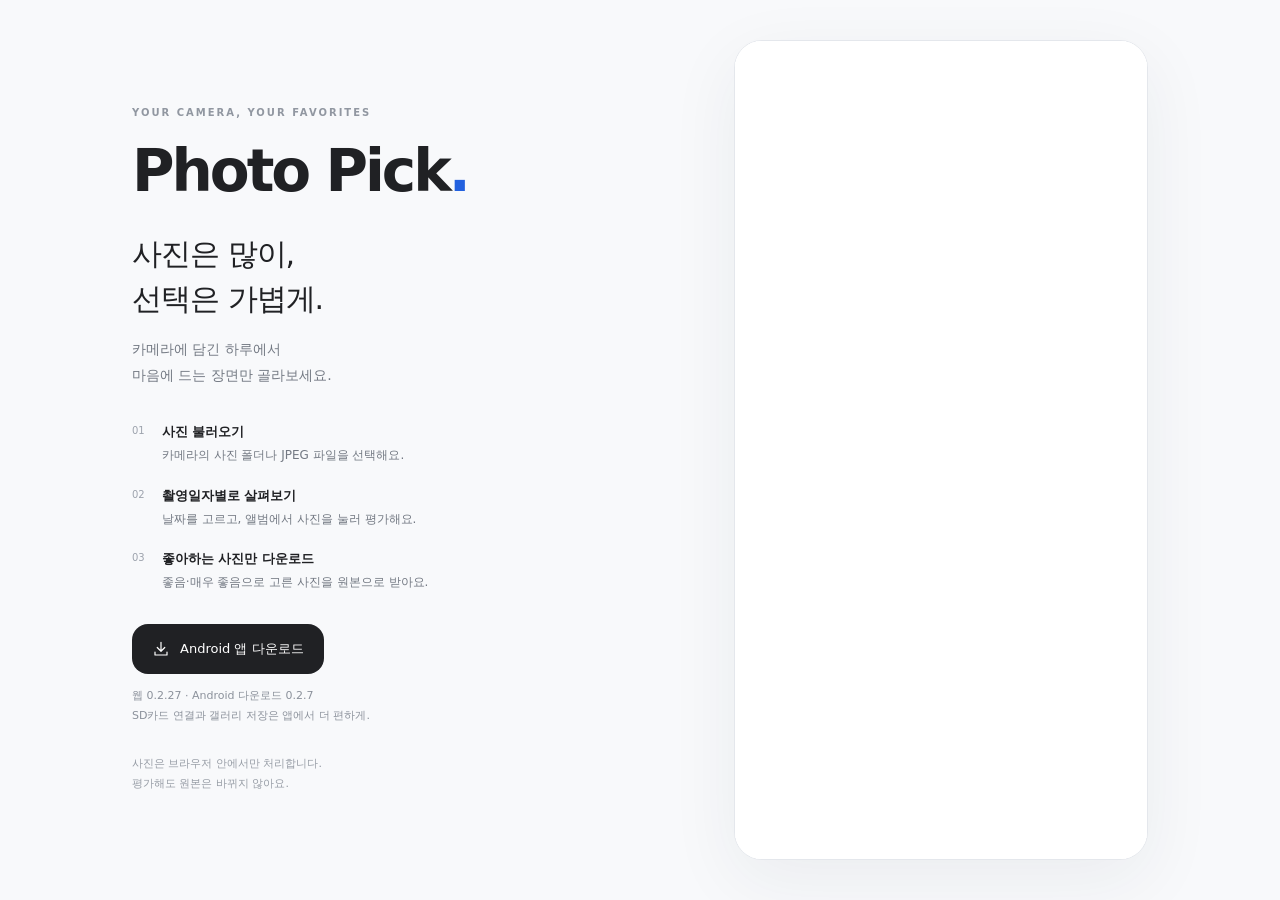
<file: index.html>
<!doctype html>
<html lang="ko">
<head>
<meta charset="utf-8"><meta name="viewport" content="width=device-width,initial-scale=1,viewport-fit=cover"><meta name="theme-color" content="#ffffff">
<meta name="description" content="촬영일자별로 사진을 모아 보고, 좋아하는 장면만 골라 원본으로 다운로드하세요. Photo Pick 모바일 웹앱과 Android 앱.">
<title>Photo Pick — 사진은 많이, 선택은 가볍게.</title>
<link rel="stylesheet" href="assets/web-shell.css?v=web-0.2.27-d21">
</head>
<body>
<main class="web-workspace">
<section class="product-intro" aria-labelledby="product-name">
<p class="product-eyebrow">YOUR CAMERA, YOUR FAVORITES</p>
<h1 id="product-name">Photo Pick<span class="brand-dot" aria-hidden="true">.</span></h1>
<p class="product-tagline">사진은 많이,<br>선택은 가볍게.</p>
<p class="product-description">카메라에 담긴 하루에서<br>마음에 드는 장면만 골라보세요.</p>
<ol class="product-steps">
<li><span>01</span><div><b>사진 불러오기</b><p>카메라의 사진 폴더나 JPEG 파일을 선택해요.</p></div></li>
<li><span>02</span><div><b>촬영일자별로 살펴보기</b><p>날짜를 고르고, 앨범에서 사진을 눌러 평가해요.</p></div></li>
<li><span>03</span><div><b>좋아하는 사진만 다운로드</b><p>좋음·매우 좋음으로 고른 사진을 원본으로 받아요.</p></div></li>
</ol>
<a class="apk-download" href="https://github.com/racheu107/photo-pick/releases/download/android-v0.2.7-preview/PhotoPick-0.2.7-debug.apk" target="_blank" rel="noopener"><svg viewBox="0 0 24 24" aria-hidden="true"><path d="M12 3v12m-5-5 5 5 5-5M4 16v4h16v-4"/></svg>Android 앱 다운로드</a>
<p class="product-footnote">웹 0.2.27 · Android 다운로드 0.2.7<br>SD카드 연결과 갤러리 저장은 앱에서 더 편하게.</p>
<p class="product-privacy">사진은 브라우저 안에서만 처리합니다.<br>평가해도 원본은 바뀌지 않아요.</p>
</section>
<section class="app-preview" aria-label="Photo Pick 모바일 웹앱"><iframe id="photo-pick-app" src="app/index.html?v=web-0.2.27-d21" title="Photo Pick 모바일 웹앱" loading="eager"></iframe></section>
</main>
<script src="assets/web-shell.js?v=web-0.2.27-d21"></script>
</body>
</html>
</file>
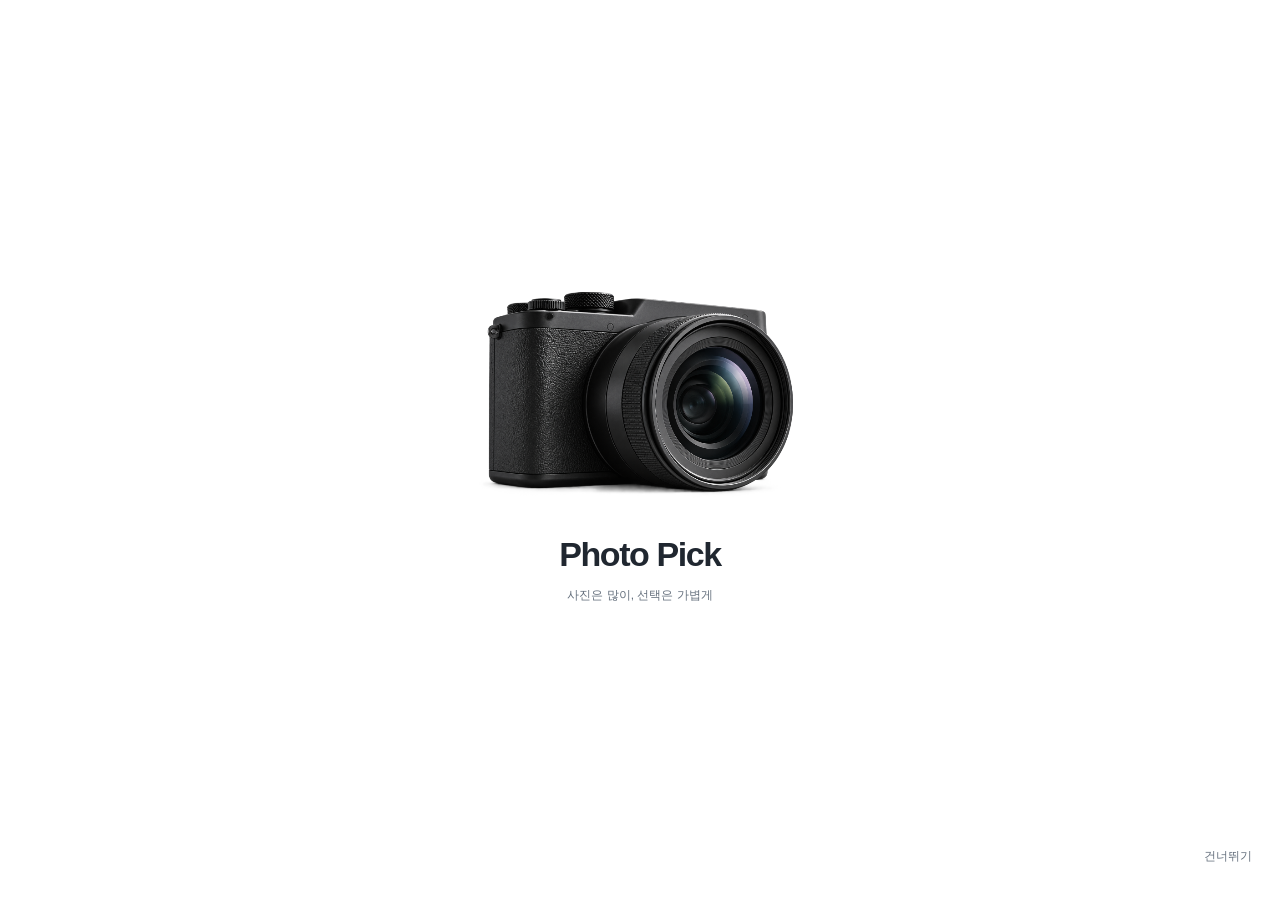
<file: app/index.html>
<!doctype html>
<html lang="ko">
<head>
<meta charset="utf-8"><meta name="viewport" content="width=device-width,initial-scale=1,viewport-fit=cover"><base href="../">
<title>Photo Pick · 웹앱</title>
<style>
:root{--blue:#2461e8;--ink:#17253d;--muted:#8490a2;--line:#e8edf5;--wash:#f3f7ff}*{box-sizing:border-box}body{margin:0;background:#f4f6fa;color:var(--ink);font-family:Inter,"Pretendard","Noto Sans KR","Segoe UI",sans-serif}button{font:inherit;cursor:pointer;touch-action:manipulation}button:disabled{opacity:.42;cursor:default}.workspace{max-width:1100px;margin:48px auto;display:grid;grid-template-columns:1fr 410px;gap:72px;padding:0 32px}.eyebrow{font-size:11px;color:var(--blue);letter-spacing:2px;font-weight:700}.intro{padding-top:44px}h1{font-size:42px;letter-spacing:-2px;font-weight:600;line-height:1.35;margin:18px 0}p{line-height:1.8;color:#69768b;font-size:14px}.tabs{display:flex;gap:7px;margin:28px 0 24px}.tabs button{border:1px solid var(--line);background:white;border-radius:24px;padding:11px 18px;color:#69768b;font-size:13px}.tabs button.active{background:var(--ink);border-color:var(--ink);color:white}.concept{max-width:450px;min-height:130px}.concept h2{font-size:20px;font-weight:600;margin:0 0 8px}.flow{display:flex;gap:12px;align-items:center;margin-top:30px;font-size:12px;color:#8390a4}.flow b{color:var(--ink);font-weight:500}.steps{margin-top:36px;border-top:1px solid var(--line);padding-top:20px}.steps p{font-size:12px;margin:7px 0}.phone{width:390px;min-height:790px;background:white;border:1px solid #dfe5ef;border-radius:38px;box-shadow:0 22px 70px #293e6712;overflow:hidden;position:relative;padding:0 20px 18px}.status{height:39px;display:flex;justify-content:space-between;align-items:center;padding:0 8px;font-size:11px;font-weight:600}.status span:last-child{font-size:10px;letter-spacing:2px}.header{display:flex;justify-content:space-between;align-items:center;padding:14px 1px 18px}.wordmark{font-size:22px;letter-spacing:-1px;font-weight:600}.badge{font-size:10px;border-radius:20px;background:var(--wash);color:var(--blue);padding:7px 10px}.session{display:flex;justify-content:space-between;align-items:center;margin:0 0 13px;font-size:12px}.session span{color:var(--muted);font-size:11px}.progress{height:3px;background:#edf1f7;border-radius:3px;margin-bottom:18px;overflow:hidden}.progress i{display:block;background:var(--blue);height:100%;transition:width .3s}.card{height:455px;border-radius:22px;overflow:hidden;position:relative;background:#202830;user-select:none;touch-action:none}.card img{width:100%;height:100%;object-fit:contain;pointer-events:none}.card:after{content:"";position:absolute;inset:55% 0 0;background:linear-gradient(transparent,#0b142852);pointer-events:none}.photo-meta{position:absolute;top:16px;left:16px;color:white;font-size:10px;padding:6px 9px;border-radius:15px;background:#15273a3b;backdrop-filter:blur(8px)}.overlay{position:absolute;bottom:21px;left:0;right:0;z-index:2;display:flex;justify-content:center;gap:16px}.action{width:58px;height:58px;border:1px solid #ffffffa3;border-radius:50%;background:#ffffffee;color:#40536a;box-shadow:0 4px 18px #05111d16;display:flex;justify-content:center;align-items:center;font-size:25px}.action.primary{background:var(--blue);border-color:var(--blue);color:white;width:66px;height:66px;margin-top:-4px}.action svg{width:23px;height:23px;fill:none;stroke:currentColor;stroke-width:1.8;stroke-linecap:round;stroke-linejoin:round}.legend{display:flex;justify-content:center;gap:28px;font-size:10px;color:var(--muted);margin-top:13px}.toolbar{display:flex;justify-content:space-between;align-items:center;margin:23px 0 14px}.subtle{background:none;border:0;font-size:11px;color:#75849a;padding:7px 0}.counter{font-size:12px;color:var(--blue)}.cta{display:block;width:100%;background:var(--blue);color:white;border:0;border-radius:14px;padding:15px;font-weight:500;font-size:13px}.cta.secondary{background:var(--wash);color:var(--blue);margin-top:10px}.demo-note{font-size:9px;color:#99a3b2;text-align:center;margin:16px 0 0}.filmstrip{display:flex;gap:7px;padding:13px 0 0;overflow-x:auto}.thumb{height:53px;width:44px;flex-shrink:0;object-fit:cover;border-radius:6px;border:2px solid transparent;opacity:.55;cursor:pointer}.thumb.active{border-color:var(--blue);opacity:1}.grid{display:grid;grid-template-columns:repeat(3,1fr);gap:7px;max-height:490px;overflow:auto}.tile{position:relative;height:146px;border:0;border-radius:11px;overflow:hidden;padding:0;background:#bacde1}.tile img{width:100%;height:100%;object-fit:cover}.check{position:absolute;right:8px;top:8px;width:21px;height:21px;border:1.5px solid white;border-radius:50%;background:#23324933;color:white;font-size:12px;display:grid;place-items:center}.tile.selected .check{background:var(--blue);border-color:var(--blue)}.tile.selected{outline:2px solid var(--blue);outline-offset:-2px}.grid-help{font-size:11px;text-align:center;color:var(--muted);margin:12px 0}.screen-title{font-size:26px;font-weight:600;letter-spacing:-1px;margin:25px 0 8px}.screen-copy{font-size:12px;color:var(--muted);margin-bottom:24px}.summary-grid{display:grid;grid-template-columns:repeat(2,1fr);gap:8px;height:346px;overflow:auto;margin-bottom:22px}.summary-grid img{height:164px;width:100%;object-fit:cover;border-radius:12px}.empty{padding:70px 20px;text-align:center;color:#8390a4;background:var(--wash);border-radius:18px;margin-bottom:20px;font-size:13px}.transfer{height:460px;display:flex;flex-direction:column;justify-content:center;align-items:center}.ring{height:105px;width:105px;border-radius:50%;background:var(--wash);display:grid;place-items:center;color:var(--blue);font-size:28px;letter-spacing:-1px}.transfer h3{font-size:20px;font-weight:500}.transfer p{font-size:12px;text-align:center;margin:0}.share-preview{height:340px;position:relative;border-radius:20px;overflow:hidden;margin:25px 0}.share-preview img{width:100%;height:100%;object-fit:cover}.share-preview span{position:absolute;left:15px;bottom:15px;color:white;background:#15273a55;border-radius:15px;padding:7px 10px;font-size:10px}.toast{position:absolute;bottom:99px;left:24px;right:24px;background:#17253ded;border-radius:12px;color:white;padding:13px;text-align:center;font-size:11px;z-index:5}.modal{position:absolute;inset:0;background:#15233ade;z-index:4;padding:68px 20px 0;backdrop-filter:blur(6px)}.modal .card{height:530px}.close{position:absolute;right:25px;top:35px;border:0;background:white;border-radius:50%;width:30px;height:30px;color:var(--ink)}.done-card{display:grid;place-items:center;height:455px;background:var(--wash);border-radius:22px;text-align:center;padding:30px}.done-card h3{font-size:23px;font-weight:500}.done-card p{font-size:12px}.key{display:inline-block;border:1px solid #dce3ee;border-radius:5px;padding:1px 5px;font-size:10px;color:#8490a2}@media(max-width:790px){.workspace{display:flex;flex-direction:column;gap:20px;margin:20px auto;align-items:center;padding:0 15px}.intro{max-width:390px;padding:0}h1{font-size:27px;margin:12px 0}.concept{min-height:auto}.concept h2{font-size:17px}.concept p{font-size:12px}.tabs{margin:16px 0}.flow,.steps{display:none}.phone{width:min(390px,100%);border-radius:30px}.eyebrow{font-size:9px}}@media(prefers-reduced-motion:reduce){*{transition:none!important}}
.action-item{display:flex;flex-direction:column;align-items:center;gap:7px;justify-content:flex-end}.action-item span{color:white;font-size:10px;text-shadow:0 1px 5px #0008}.overlay{gap:20px}.action.good{background:#e9f1ff;color:#2461e8;border-color:#dae6ff}.action.best{background:#2461e8;color:white;border-color:#2461e8}.action.active{outline:2px solid white;outline-offset:4px}.action.primary{width:58px;height:58px;margin:0}.overlay{gap:18px}.grade-badge{position:absolute;top:8px;right:8px;border-radius:20px;padding:4px 7px;background:#fff;color:#516076;font-size:11px}.grade-badge.keep{background:#e5efff;color:#2461e8}.grade-badge.best{background:#2461e8;color:white}.film-item{position:relative;flex-shrink:0}.film-item .grade-badge{top:2px;right:2px;padding:1px 3px;font-size:9px}.summary-counts{display:flex;gap:5px;flex-wrap:wrap;margin-bottom:14px}.summary-counts span{padding:7px;border-radius:9px;background:#f3f6fa;font-size:10px}.filters{display:flex;gap:7px;margin:15px 0}.filters button{flex:1;border:1px solid #e0e7f2;background:white;color:#75849a;border-radius:10px;padding:10px 6px;font-size:11px}.filters button.active{border-color:#2461e8;background:#f3f7ff;color:#2461e8}.summary-grid{height:290px}.summary-grid .tile{height:140px}.clear-rating{display:block;margin:15px auto;color:white;background:none;border:0;font-size:12px}.grid-help{margin:10px 0}.rating-footer{font-size:10px;color:#8a95a6;margin-top:8px;text-align:center}.final-shell{display:flex;justify-content:center;padding:20px 12px 35px}.phone{width:420px;min-height:820px;padding:0 22px 18px}.subtle{font-size:12px;min-height:38px}.cta{font-size:15px;min-height:50px}.screen-copy{font-size:13px;line-height:1.65}.action-item span{font-size:12px}.photo-meta{font-size:12px}.session{font-size:14px}.session span{font-size:12px}.counter{font-size:13px}.grid-help{font-size:12px}.demo-note{font-size:10px;line-height:1.5}.summary-counts span{font-size:12px}.filters button{font-size:12px;min-height:46px}.mode-switch{display:flex;gap:5px;padding:4px;background:#f2f5fa;border-radius:12px;margin-bottom:15px}.mode-switch button{flex:1;padding:10px;background:none;color:#8590a2;border:0;border-radius:9px;font-size:13px}.mode-switch button.active{background:white;color:#2461e8;box-shadow:0 1px 5px #192f5420}.session-actions{display:flex;justify-content:space-between;margin:7px 0}.hero{height:265px;border-radius:22px;overflow:hidden;margin:24px 0;background:#e6eef8}.hero img{width:100%;height:100%;object-fit:cover}.start-title{font-size:28px;line-height:1.4;letter-spacing:-1px;margin:32px 0 12px}.folder-panel{border:1px solid #e2e9f4;border-radius:18px;padding:20px;margin:30px 0;background:#f8faff}.folder-panel b{display:block;font-size:17px;margin-bottom:8px}.folder-panel p{font-size:13px;margin:0}.small-note{font-size:12px;line-height:1.6;color:#8894a6}.album-filters{display:flex;gap:6px;flex-wrap:wrap;margin-bottom:14px}.album-filters button{padding:7px 10px;min-height:36px;font-size:11px;border:1px solid #e3e9f1;background:white;border-radius:18px;color:#7a879b}.album-filters button.active{background:#edf3ff;color:#2461e8;border-color:#acc5ff}@media(max-width:480px){.final-shell{padding:0}.phone{border:0;border-radius:0;box-shadow:none;width:100%;min-height:100vh;padding:0 18px 18px}.card{height:min(470px,58vh);min-height:350px}.modal{position:fixed;max-width:420px;margin:auto}.status{height:30px}}.hint{font-size:12px;color:#8794a8;text-align:center;line-height:1.7;margin:12px 0}.blue{color:#2461e8}.grade-badge.unrated{font-size:10px;background:#ffffffdc;color:#6d798b}.scan-grid{margin-bottom:25px;max-height:310px}.detail-top{display:flex;align-items:center;justify-content:space-between;color:white;margin-bottom:13px}.detail-top button{width:44px;height:44px;border:0;border-radius:50%;background:#ffffff24;color:white;font-size:22px}.detail-top span{font-size:14px}.modal{padding:38px 20px 0}.modal .card{height:530px}.sheet-backdrop{position:absolute;inset:0;background:#162b476b;display:flex;align-items:flex-end;z-index:10}.sheet{background:white;border-radius:25px 25px 0 0;padding:25px 22px 30px;width:100%;box-shadow:0 -10px 60px #13284a12}.sheet h3{font-size:22px;margin:0 0 15px}.sheet p{font-size:14px;line-height:1.65}.sheet .grid{max-height:370px;overflow:auto;margin:18px 0}.summary-counts span{font-size:13px}.album-filters button{font-size:12px}.subtle{font-size:14px}.hint{font-size:12px}.summary-grid{height:265px;grid-auto-rows:140px;align-content:start}.card{height:450px}.saved-sheet .tile{height:120px}@media(max-width:480px){.modal .card{height:min(530px,67vh)}.sheet-backdrop{position:fixed;max-width:420px;margin:auto}.card{height:min(455px,54vh)}}@media(prefers-reduced-motion:reduce){*{scroll-behavior:auto}}.album-filters button{font-size:14px}.summary-counts span{font-size:14px}.filters button{font-size:14px}.session span,.counter,.photo-meta{font-size:14px}.hint{font-size:14px}.mode-switch button{font-size:14px}.grid-help{font-size:14px}.small-note{font-size:14px}.scan-grid .tile{height:135px}.connect-guide{display:flex;gap:9px;align-items:center;font-size:13px;background:#f3f7ff;padding:22px 12px;border-radius:16px;margin:26px 0;color:#546c8b}.connect-guide b{color:#2461e8}.input-message{background:#f3f7ff;padding:14px;border-radius:12px;color:#2461e8;font-size:14px}.reading-layer{position:absolute;inset:0;background:#fffffff2;display:flex;flex-direction:column;align-items:center;justify-content:center;z-index:15}.reading-layer p{font-size:14px}.filename{font-size:11px;display:inline-block;max-width:260px;overflow:hidden;text-overflow:ellipsis;white-space:nowrap;opacity:.9}.image-error{position:absolute;top:45%;left:8px;right:8px;text-align:center;color:#49617c;font-size:12px;pointer-events:none}.session b{max-width:230px;overflow:hidden;text-overflow:ellipsis;white-space:nowrap}.small-note{line-height:1.8}
/* Reference-aligned visual layer. State and file reading remain unchanged. */
:root{--blue:#0064ff;--ink:#080f43;--muted:#707ba9;--wash:#edf4fd;--line:#e2ebf7}body{background:radial-gradient(ellipse at top,#fff 0,#f1f8fe 72%);font-family:"Pretendard","Noto Sans KR","Malgun Gothic","Segoe UI",sans-serif;color:var(--ink)}.final-shell{padding:28px 16px;min-height:100vh;align-items:flex-start}.phone{width:394px;min-height:702px;padding:0 17px 12px;border:0;border-radius:22px;box-shadow:0 4px 30px #8bbbde29;background:#fff;overflow:hidden}.header{height:79px;padding:17px 0 14px;display:grid;grid-template-columns:34px 1fr 34px;text-align:center;align-items:start}.header h1{font-size:21px;line-height:1.45;letter-spacing:-.8px;font-weight:750;margin:2px 0 0}.header p{font-size:14px;line-height:1.5;margin:2px 0 0;color:var(--muted)}.icon-button{background:transparent;border:0;color:var(--ink);width:34px;height:36px;display:grid;place-items:center;padding:4px}.icon-button svg{width:25px;height:25px;fill:none;stroke:currentColor;stroke-width:2;stroke-linecap:round;stroke-linejoin:round}.header #screen-menu svg{width:22px;fill:currentColor;stroke-width:1}.cta{display:flex;align-items:center;justify-content:center;gap:16px;border-radius:21px;min-height:56px;font-size:16px;font-weight:650;padding:12px 10px;background:var(--blue);color:#fff;border:0;letter-spacing:-.3px}.cta svg,.demo-link svg{width:26px;height:26px;fill:none;stroke:currentColor;stroke-width:2;stroke-linecap:round;stroke-linejoin:round}.cta.secondary{background:linear-gradient(120deg,#edf5fe,#eaf2fc);color:var(--blue)}.connection-art{height:231px;margin:0 -3px 8px;display:flex;align-items:center;justify-content:center}.connection-art img{width:100%;height:100%;object-fit:contain}.connection-steps{list-style:none;display:flex;flex-direction:column;gap:8px;padding:0;margin:0 0 20px}.connection-steps li{display:flex;gap:23px;align-items:center;background:linear-gradient(110deg,#eff6fe,#f3f7fd);border-radius:16px;padding:10px 16px;min-height:63px}.connection-steps li>span{width:36px;height:36px;flex-shrink:0;display:grid;place-items:center;border-radius:50%;background:var(--blue);box-shadow:inset 0 2px 6px #76b3ff99;color:#fff;font-size:20px}.connection-steps b{font-size:15px;letter-spacing:-.6px;white-space:nowrap}.connection-steps p{font-size:12px;line-height:1.5;color:var(--muted);margin:3px 0 0;letter-spacing:-.4px}.file-cta{min-height:50px!important;border:1px solid #dce8f7!important;color:#536494!important;font-size:15px!important;margin-top:8px!important}.demo-link{display:flex;align-items:center;justify-content:center;gap:3px;color:var(--muted);background:none;border:0;margin:10px auto 0;font-size:13px;padding:0;min-height:20px}.demo-link svg{width:15px;height:15px;stroke-width:1.7}.resume-panel{background:#f1f6ff;border-radius:12px;padding:10px 12px;margin:-9px 0 12px;font-size:12px;color:var(--muted)}.resume-panel small{display:block;margin-top:5px}.resume-panel button{display:flex;align-items:center;gap:5px;min-height:28px;padding:3px 0}.resume-panel svg{width:15px;height:15px;fill:none;stroke:currentColor;stroke-width:2}.folder-panel{display:flex;align-items:center;gap:22px;padding:14px 18px;background:linear-gradient(130deg,#edf7ff,#f2f7fc);border:0;border-radius:16px;margin:0 0 15px;min-height:73px}.folder-panel>svg{width:41px;height:41px;fill:#559eff;stroke:#448eff;stroke-width:1;flex-shrink:0}.folder-panel b{font-size:16px;line-height:1.5;margin:0 0 1px;overflow-wrap:anywhere}.folder-panel p{font-size:13px;color:var(--muted);line-height:1.5}.scan-grid{grid-template-columns:repeat(2,1fr);gap:7px;max-height:none;margin:0}.scan-grid .tile{height:160px;border-radius:9px}.scan-check{position:absolute;right:9px;top:9px;border-radius:50%;background:#fff;width:36px;height:36px;color:var(--blue);border:2px solid white;display:grid;place-items:center;box-shadow:0 2px 10px #0001}.scan-check svg{height:24px;width:24px;stroke:currentColor;stroke-width:2.8;fill:none}.scan-grid .tile:last-child .scan-check{background:var(--blue);color:#fff}.scan-progress{display:flex;align-items:center;gap:12px;margin:20px 3px 22px}.scan-progress .progress{height:12px;margin:0;flex:1;border-radius:10px;background:#edf3fd}.scan-progress .progress i{border-radius:10px}.scan-progress>span{font-size:15px;color:var(--muted)}.scan-caption{text-align:center;margin:0 0 19px}.scan-caption h2{font-size:19px;letter-spacing:-.5px;margin:0 0 3px;font-weight:750}.scan-caption strong{color:var(--blue);font-size:23px}.scan-caption p{font-size:13px;color:var(--muted);margin:0;line-height:1.7}.mode-switch{height:40px;padding:0;gap:0;border-radius:25px;background:#eaf2fd;margin:3px 0 13px;overflow:hidden}.mode-switch button{padding:7px;border-radius:25px;font-size:14px;font-weight:650;color:var(--ink)}.mode-switch button.active{background:var(--blue);color:white;box-shadow:none}.card{height:484px;min-height:0;border-radius:17px;background:#edf3f9}.demo-card img{object-fit:cover}.real-card img{object-fit:contain}.card:after{inset:62% 0 0;background:linear-gradient(transparent,#000b)}.photo-meta{background:#101b3780;top:10px;left:10px;max-width:90%;font-size:11px}.overlay{bottom:18px;gap:27px}.action{width:76px;height:76px;border:2px solid #ffffff26;background:#6b707ddd;color:white;box-shadow:0 3px 16px #0002}.action.good{background:#fff;color:var(--blue);border-color:#fff}.action.best{background:var(--blue);color:#fff;border-color:var(--blue)}.action svg{width:36px;height:36px;stroke-width:1.8}.action.best svg{fill:currentColor}.action-item{gap:6px}.action-item span{font-size:15px;font-weight:650;text-shadow:0 2px 4px #000;letter-spacing:-.6px}.results-cta{margin-top:14px!important;min-height:51px;font-size:16px}.results-cta svg{stroke-width:4;width:25px}.gesture-hint{font-size:11px;color:#7784aa;text-align:center;line-height:1.4;margin:8px 0 0}.summary-counts{display:block;border-radius:16px;background:linear-gradient(120deg,#eff5fd,#f5f8fc);padding:3px 13px;margin:5px 0 9px}.rating-row{display:flex;align-items:center;gap:15px;height:44px;border-bottom:1px solid #e3ebf6;font-size:15px}.rating-row:last-child{border:0}.rating-row b{font-weight:650;flex:1;letter-spacing:-.4px}.rating-row strong{font-size:19px;color:var(--blue);font-weight:650}.rating-row:nth-child(n+3) strong{color:var(--muted)}.summary-counts .rating-symbol{height:32px;width:32px;border-radius:50%;padding:5px;background:#fff;color:var(--blue);display:grid;place-items:center;flex-shrink:0}.rating-symbol svg{width:23px;height:23px;fill:none;stroke:currentColor;stroke-width:1.8;stroke-linecap:round;stroke-linejoin:round}.summary-counts .rating-symbol.best{background:var(--blue);color:#fff}.rating-symbol.best svg{fill:currentColor}.summary-counts .rating-symbol.skip{background:#737988;color:white}.summary-counts .rating-symbol.unrated{background:#a5abba;color:white}.rating-symbol i{width:19px;height:19px;border:2px solid white;border-radius:50%}.continue-cta{min-height:47px;border-radius:17px;font-size:15px;gap:12px;margin:0 0 14px!important}.continue-cta svg:first-child{width:22px;stroke-width:3.5}.continue-cta svg:last-child{width:16px}.filters{gap:0;background:#edf4fd;border-radius:18px;overflow:hidden;margin:0 0 12px}.filters button{font-size:12px;min-height:40px;border:0;background:none;color:var(--ink);border-radius:18px;white-space:nowrap;font-weight:650;padding:7px 3px}.filters button.active{background:var(--blue);color:#fff}.summary-grid{grid-template-columns:repeat(4,minmax(0,1fr));gap:5px;height:184px;grid-auto-rows:89px;max-height:184px;margin:0 0 18px;overflow:auto}.summary-grid .tile{height:89px;border-radius:8px}.summary-grid img{height:100%;border-radius:0}.grade-badge{top:5px;right:5px;width:27px;height:27px;display:grid;place-items:center;border:1.5px solid #fff;padding:0;font-size:19px;box-shadow:0 2px 7px #183a5520}.grade-badge svg{width:20px;height:20px;fill:none;stroke:currentColor;stroke-width:1.8;stroke-linecap:round;stroke-linejoin:round}.grade-badge.best svg{fill:currentColor}.grade-badge.unrated{font-size:8px;width:35px}.grade-badge.keep{background:#fff;color:var(--blue);font-size:16px}.hint{font-size:13px;margin:15px 0 0;color:var(--muted);line-height:1.6}.summary-empty{height:184px;display:grid;place-content:center;margin:0 0 18px;padding:25px 15px;font-size:13px}.album-filters{gap:5px;margin:0 0 12px}.album-filters button{font-size:11px;min-height:32px;padding:5px 8px}.album-filters button.active{background:var(--blue);color:#fff;border-color:var(--blue)}.album-grid{height:440px;max-height:440px;align-content:start;grid-template-columns:repeat(3,1fr);gap:6px}.album-grid .tile{height:142px;border-radius:9px}.sheet{color:var(--ink)}.sheet .cta{margin-top:8px}.modal .card{height:min(530px,69vh)}.done-card{height:484px}.reading-layer .ring{background:var(--wash)}button:focus-visible{outline:3px solid #7cb7ff;outline-offset:3px}.input-message{font-size:12px;margin:12px 0 0}.photo-meta .filename{font-size:11px;max-width:260px}
@media(max-width:480px){.final-shell{padding:0;background:white}.phone{width:100%;max-width:420px;min-height:100dvh;border-radius:0;padding:0 17px 14px;box-shadow:none}.header{height:79px}.card{height:clamp(370px,62vh,570px)}.connection-art{height:clamp(180px,29vh,265px)}.scan-grid .tile{height:clamp(140px,21vh,180px)}.summary-grid{height:184px}.overlay{gap:clamp(17px,6vw,30px)}.action{width:clamp(66px,19vw,80px);height:clamp(66px,19vw,80px)}.connection-steps li{gap:18px}.connection-steps b{font-size:14px}.connection-steps p{font-size:11px}.modal,.sheet-backdrop{max-width:420px}.scan-caption{margin-bottom:18px}}

/* Persona review: visual clarity and touch targets; rating logic unchanged. */
:root{--muted:#59678f}
.header{grid-template-columns:44px minmax(0,1fr) 44px}
.icon-button{width:44px;height:44px}
.header[data-screen="pick"]{grid-template-columns:78px minmax(0,1fr) 78px}
.header[data-screen="pick"] #screen-back{display:flex;align-items:center;justify-content:flex-start;gap:2px;width:78px;font-size:12px;white-space:nowrap}
.header[data-screen="pick"] #screen-back svg{width:21px;height:21px;flex-shrink:0}
.header #screen-menu{justify-self:end}
.demo-link{min-height:44px}
.mode-switch{height:44px}
.mode-switch button,.filters button,.album-filters button{min-height:44px}
.filters button,.album-filters button{font-size:13px}
.connection-steps p{font-size:12px;color:var(--muted)}
.gesture-hint{font-size:12px;color:var(--muted)}
.original-note{font-size:12px;color:var(--muted);text-align:center;margin:3px 0 0;line-height:1.5}
.cta.secondary{color:#0057df}
.file-cta{color:#4e5e87!important}
@media(max-width:480px){.connection-steps p{font-size:12px}.connection-steps b{white-space:normal}}
@media(max-width:480px) and (max-height:700px){.card{height:clamp(290px,calc(100dvh - 254px),440px);min-height:0}.modal .card{height:clamp(280px,calc(100dvh - 180px),440px);min-height:0}}
</style>
<link rel="stylesheet" href="assets/premium.css?v=web-0.2.27-d21">
<link rel="stylesheet" href="assets/native-app.css?v=web-0.2.27-d21">
<link rel="stylesheet" href="assets/ui-polish.css?v=web-0.2.27-d21">
<link rel="stylesheet" href="assets/quiet-glass.css?v=web-0.2.27-d21">
<link rel="stylesheet" href="assets/web-app.css?v=web-0.2.27-d21"><link rel="stylesheet" href="assets/design-preview.css?v=web-0.2.27-d21"><link rel="stylesheet" href="assets/brand-opening.css?v=web-0.2.27-d21"></head>
<body>
<div id="brand-opening" class="brand-opening" role="dialog" aria-modal="true" aria-label="Photo Pick 시작 화면">

<div class="opening-camera" aria-hidden="true"><img src="assets/opening-camera-b.png?v=web-0.2.27-d21" alt="" fetchpriority="high"><span class="opening-lens"><i></i></span></div>

<div class="opening-brand"><strong>Photo Pick</strong><p>사진은 많이, 선택은 가볍게</p></div>

<button class="opening-skip" type="button">건너뛰기</button></div>




<main class="final-shell"><section class="phone" aria-label="Photo Pick 사진 평가 웹앱"><div class="brand-strip"><span>PHOTO<span class="brand-accent">PICK</span></span><span class="brand-caption">YOUR CAMERA LIBRARY</span></div><header class="header" id="screen-header"></header><div id="app"></div><div id="layer"></div><input id="directory-input" type="file" webkitdirectory multiple accept=".jpg,.jpeg,image/jpeg" hidden><input id="files-input" type="file" multiple accept=".jpg,.jpeg,image/jpeg" hidden></section></main>
<script src="assets/asset-manifest.js?v=web-0.2.27-d21"></script>
<script>
const demoPhotos = [
 ['example-01','카페의 오후'],['example-02','골목 산책'],['example-03','한강의 노을'],
 ['photo-1519608487953-e999c86e7455','도시의 저녁'],['photo-1519501025264-65ba15a82390','맨해튼의 빛'],['photo-1477959858617-67f85cf4f1df','골목의 오후'],['photo-1514565131-fce0801e5785','도시 산책'],['photo-1449824913935-59a10b8d2000','거리의 순간'],['photo-1480714378408-67cf0d13bc1b','늦은 오후'],['photo-1519608487953-e999c86e7455','늦은 밤 산책'],['photo-1514924013411-cbf25faa35bb','여행의 기록'],['photo-1511818966892-d7d671e672a2','도시의 선']
].map(([id,label],i)=>({id:i,label,url:window.PHOTO_PICK_ASSETS?.photos?.[i] || `https://images.unsplash.com/${id}?auto=format&fit=crop&w=900&q=85`}));
let sourcePhotos=demoPhotos;
const KEY='photopick.web.v1',SESSION='demo-camera-v2';
const labels={skip:'별로',keep:'좋음',best:'매우 좋음'},symbols={skip:'×',keep:'✓',best:'★'};
const icons={skip:'<path d="m7 7 10 10M17 7 7 17"/>',keep:'<path d="M12 21 3.5 12.5C-2 7 5 1 10 6l2 2 2-2c5-5 12 1 6.5 6.5z"/>',best:'<path d="m12 4 2.2 5.8L20 12l-5.8 2.2L12 20l-2.2-5.8L4 12l5.8-2.2zM4 1v5M1.5 3.5h5M20 18v5M17.5 20.5h5"/>'};
const fresh=()=>({version:2,session:SESSION,dataset:'demo',descriptors:demoPhotos.map(p=>({path:p.label,name:p.label,size:0,mtime:0})),folderName:'서울, 주말 산책',screen:'home',mode:'card',index:0,ratings:{},history:[],scope:'best',albumFilter:'all',hintSeen:false,imported:[],progress:0});
let state=fresh(),saved=null,storageOK=true,modalId=null,transferTimer=null,scanTimer=null,homeMessage='';
const app=document.querySelector('#app'),layer=document.querySelector('#layer');
const esc=v=>String(v).replace(/[&<>"']/g,c=>({'&':'&amp;','<':'&lt;','>':'&gt;','"':'&quot;',"'":'&#39;'}[c]));
function total(){return state.descriptors.length;}
function validRatings(r,n){return r&&typeof r==='object'&&!Array.isArray(r)&&Object.entries(r).every(([id,v])=>/^(0|[1-9]\d*)$/.test(id)&&Number(id)<n&&['skip','keep','best'].includes(v));}
function validSnapshot(s,n){return s&&Number.isInteger(s.index)&&s.index>=0&&s.index<=n&&validRatings(s.ratings,n);}
function validDescriptors(d){return Array.isArray(d)&&d.length>0&&d.every(x=>x&&typeof x.path==='string'&&typeof x.name==='string'&&Number.isSafeInteger(x.size)&&x.size>=0&&Number.isFinite(x.mtime));}
try{const raw=localStorage.getItem(KEY);if(raw){let data;try{data=JSON.parse(raw);}catch(e){data=null;}if(data&&data.version===1&&data.session===SESSION)data={...fresh(),...data,version:2};if(data&&data.version===2&&['demo','real'].includes(data.dataset)&&(data.dataset==='demo'?data.session===SESSION:data.session==='sd-jpeg-v1')&&validDescriptors(data.descriptors)&&typeof data.folderName==='string'&&(data.dataset!=='demo'||JSON.stringify(data.descriptors)===JSON.stringify(fresh().descriptors))&&validSnapshot(data,data.descriptors.length)&&['card','grid'].includes(data.mode)&&['best','combined'].includes(data.scope)&&['all','unrated','skip','keep','best'].includes(data.albumFilter)&&Array.isArray(data.history)&&data.history.every(x=>validSnapshot(x,data.descriptors.length))){saved={...fresh(),...data,screen:'home',imported:[],progress:0};state={...saved};if(state.dataset==='real')sourcePhotos=[];}}}catch(e){storageOK=false;}
function persist(){const data={version:2,session:state.session,dataset:state.dataset,descriptors:state.descriptors,folderName:state.folderName,index:state.index,ratings:{...state.ratings},history:state.history.slice(-40),mode:state.mode,scope:state.scope,albumFilter:state.albumFilter,hintSeen:state.hintSeen};saved={...fresh(),...data};try{localStorage.setItem(KEY,JSON.stringify(data));storageOK=true;}catch(e){storageOK=false;}}
function revokePhotos(){sourcePhotos.forEach(p=>{if(p.url.startsWith('blob:'))URL.revokeObjectURL(p.url);});}
function photoError(img){img.style.opacity='0';const box=img.parentElement;box.style.background='#d8e5f1';if(!box.querySelector('.image-error')){const note=document.createElement('span');note.className='image-error';note.textContent='이미지를 표시할 수 없어요';box.appendChild(note);}}
function icon(v){return `<svg viewBox="0 0 24 24" aria-hidden="true">${icons[v]}</svg>`;}
function img(p,extra=''){return `<img src="${p.url}" alt="${esc(p.label)}" ${extra} onerror="photoError(this)">`;}
function counts(){const c={skip:0,keep:0,best:0,unrated:0};state.descriptors.forEach((p,id)=>c[state.ratings[id]||'unrated']++);return c;}
function selected(){return sourcePhotos.filter(p=>state.ratings[p.id]==='best'||(state.scope==='combined'&&state.ratings[p.id]==='keep'));}
function firstUnrated(){const id=state.descriptors.findIndex((p,id)=>!state.ratings[id]);return id<0?total():id;}
function badge(p){const grade=state.ratings[p.id];return `<span class="grade-badge ${grade||'unrated'}">${grade?icon(grade):'미평가'}</span>`;}
function tile(p){return `<button class="tile" data-photo="${p.id}" aria-label="${esc(p.label)} · ${labels[state.ratings[p.id]]||'미평가'} · 평가하기">${img(p)}${badge(p)}</button>`;}
function actions(p){return `<div class="overlay">${['skip','keep','best'].map(v=>`<div class="action-item"><button class="action ${v==='keep'?'good':v==='best'?'best':''} ${state.ratings[p.id]===v?'active':''}" data-rate="${v}" aria-label="${labels[v]}" aria-pressed="${state.ratings[p.id]===v}">${icon(v)}</button><span>${labels[v]}</span></div>`).join('')}</div>`;}
function uiIcon(name){const paths={undo:'<path d="M6 8H2V4m0 4 5-5a9 9 0 1 1-2 14"/>',back:'<path d="m16 5-8 8 8 8"/>',menu:'<circle cx="12" cy="5" r="1"/><circle cx="12" cy="12" r="1"/><circle cx="12" cy="19" r="1"/>',folder:'<path d="M3 7V4h7l3 3h8v14H3z"/>',file:'<path d="M6 3h8l4 4v14H6zM14 3v5h4M9 12h6M9 16h6"/>',stats:'<path d="M5 13v8M12 5v16M19 9v12"/>',download:'<path d="M12 3v13m-6-6 6 6 6-6M3 16v5h18v-5"/>',play:'<path d="m8 4 13 8-13 8z"/>',right:'<path d="m9 5 7 7-7 7"/>',check:'<path d="m5 12 5 5 9-10"/>'};return `<svg viewBox="0 0 26 26" aria-hidden="true">${paths[name]||''}</svg>`;}
function card(p){return `<div class="card ${state.dataset==='demo'?'demo-card':'real-card'}" id="photo-card">${img(p)}${state.dataset==='real'?`<div class="photo-meta"><span class="filename">${esc(p.label)}</span></div>`:''}${actions(p)}</div>`;}
function header(){const c=counts(),titles={home:'SD카드 연결',scan:'사진 읽기',pick:'사진 평가',summary:'평가 결과',transfer:'사진 저장',ready:'저장 체험 완료'};document.querySelector('#screen-header').dataset.screen=state.screen;document.querySelector('#screen-header').innerHTML=`<button class="icon-button" id="screen-back" aria-label="${state.screen==='pick'?'이전 평가 되돌리기':'이전 화면'}">${uiIcon('back')}${state.screen==='pick'?'<span>되돌리기</span>':''}</button><div><h1>${titles[state.screen]}</h1>${state.screen==='pick'?`<p>${Math.min(state.index+1,total())} / ${total()}</p>`:state.screen==='summary'?`<p>${total()-c.unrated} / ${total()}장 평가 완료</p>`:''}</div><button class="icon-button" id="screen-menu" aria-label="메뉴">${uiIcon('menu')}</button>`;}
function render(){layer.innerHTML='';modalId=null;document.querySelector('.phone').dataset.screen=state.screen;header();const screens={home:home,scan:scan,pick:pick,summary:summary,transfer:transfer,ready:ready};screens[state.screen]();bind();}
function home(){const c=counts(),hasSession=!!saved,needsFiles=hasSession&&state.dataset==='real'&&!sourcePhotos.length;app.innerHTML=`<div class="connection-art"><img src="${window.PHOTO_PICK_ASSETS?.connection||'assets/connection-guide.png'}" alt="SD카드를 USB-C 카드 리더기에 넣고 휴대폰에 연결하는 순서"></div><ol class="connection-steps"><li><span>1</span><div><b>리더기에 SD카드를 넣으세요</b><p>SD카드를 카드 리더기에 넣어주세요.</p></div></li><li><span>2</span><div><b>기기에 리더기를 연결하세요</b><p>리더기의 USB-C를 기기에 연결하세요.</p></div></li><li><span>3</span><div><b>사진 폴더를 선택하세요</b><p>열고 싶은 SD카드의 사진 폴더를 선택하세요.</p></div></li></ol>${hasSession?`<div class="resume-panel"><span>${esc(state.folderName)} · ${total()-c.unrated} / ${total()}장 평가</span>${needsFiles?'<small>같은 폴더를 다시 선택하면 이어서 평가해요.</small>':`<button class="subtle blue" id="resume">이어서 평가 ${uiIcon('right')}</button>`}</div>`:''}<button class="cta" id="folder">${uiIcon('folder')}${needsFiles?'SD카드 폴더 다시 선택':'SD카드 폴더 선택'}</button><button class="cta secondary file-cta" id="files">${uiIcon('file')}사진 파일 선택</button><button class="demo-link" id="demo">예시 사진으로 체험 ${uiIcon('right')}</button>${homeMessage?`<p class="input-message" role="status">${esc(homeMessage)}</p>`:''}${storageOK?'':'<p class="small-note">이 브라우저에서는 이어하기 저장을 사용할 수 없어요.</p>'}`;}
function scan(){app.innerHTML=`<div class="folder-panel">${uiIcon('folder')}<div><b>${state.dataset==='demo'?'DCIM / 100_FUJI':esc(state.folderName)}</b><p>${state.dataset==='demo'?'SD카드 > DCIM > 100_FUJI':'SD카드 > '+esc(state.folderName)}</p></div></div><div class="grid scan-grid">${sourcePhotos.slice(0,4).map(p=>`<div class="tile">${img(p)}<span class="scan-check">${uiIcon('check')}</span></div>`).join('')}</div><div class="scan-progress"><div class="progress"><i style="width:${state.progress}%"></i></div><span>${state.progress===100?total():Math.floor(total()*state.progress/100)} / ${total()}</span></div><div class="scan-caption"><h2>JPEG <strong>${total()}장</strong>을 찾았어요</h2><p>사진은 아직 휴대폰에 저장되지 않았어요.</p></div><button class="cta" id="begin" ${state.progress<100?'disabled':''}>${uiIcon('stats')}평가 시작</button>`;}
function albumPhotos(){return sourcePhotos.filter(p=>state.albumFilter==='all'||(state.albumFilter==='unrated'?!state.ratings[p.id]:state.ratings[p.id]===state.albumFilter));}
function pick(){const c=counts(),shown=albumPhotos();app.innerHTML=`<nav class="mode-switch" aria-label="사진 보기"><button data-mode="card" class="${state.mode==='card'?'active':''}" aria-pressed="${state.mode==='card'}">한 장씩</button><button data-mode="grid" class="${state.mode==='grid'?'active':''}" aria-pressed="${state.mode==='grid'}">앨범</button></nav>${state.mode==='card'?(state.index<total()?card(sourcePhotos[state.index]):'<div class="done-card"><div><h3>모든 사진을 평가했어요</h3><button class="subtle" id="review">처음부터 다시 보기</button></div></div>'):`<div class="album-filters" aria-label="평가 필터">${[['all','전체',total()],['unrated','미평가',c.unrated],['best','매우 좋음',c.best],['keep','좋음',c.keep],['skip','별로',c.skip]].map(([v,label,n])=>`<button data-albumfilter="${v}" class="${state.albumFilter===v?'active':''}" aria-pressed="${state.albumFilter===v}">${label} ${n}</button>`).join('')}</div>${shown.length?`<div class="grid album-grid">${shown.map(tile).join('')}</div>`:'<div class="empty">이 등급의 사진이 없어요.</div>'}`}<button class="cta secondary results-cta" id="summary">${uiIcon('stats')}평가 결과 확인</button><p class="gesture-hint">${state.mode==='grid'?'사진을 눌러 평가 수정':'← 별로　·　→ 좋음　·　↑ 매우 좋음'}</p><p class="original-note">평가해도 원본 사진은 그대로예요.</p>`;}
function summary(){const c=counts(),photos=selected();app.innerHTML=`<div class="summary-counts">${[['best','매우 좋음'],['keep','좋음'],['skip','별로'],['unrated','미평가']].map(([v,label])=>`<div class="rating-row"><span class="rating-symbol ${v}">${v==='unrated'?'<i></i>':icon(v)}</span><b>${label}</b><strong>${c[v]}장</strong></div>`).join('')}</div>${c.unrated?`<button class="cta secondary continue-cta" id="unrated">${uiIcon('play')}미평가 ${c.unrated}장 이어서 평가 ${uiIcon('right')}</button>`:''}<div class="filters" aria-label="저장할 등급"><button data-scope="best" class="${state.scope==='best'?'active':''}" aria-pressed="${state.scope==='best'}">매우 좋음만 ${c.best}장</button><button data-scope="combined" class="${state.scope==='combined'?'active':''}" aria-pressed="${state.scope==='combined'}">좋음까지 포함 ${c.keep+c.best}장</button></div>${photos.length?`<div class="summary-grid">${photos.map(tile).join('')}</div>`:'<div class="empty summary-empty">아직 고른 사진이 없어요.<br>사진을 평가하거나 저장할 등급을 바꿔주세요.</div>'}<button class="cta" id="import" ${photos.length?'':'disabled'}>${uiIcon('download')}${photos.length}장 저장 진행 체험</button><p class="hint">사진 저장은 아직 체험 기능입니다.</p><button class="demo-link" id="all">전체 평가 보기 ${uiIcon('right')}</button>`;}
function transfer(){const total=state.imported.length,completed=Math.floor(state.progress/100*total);app.innerHTML=`<div class="transfer"><div class="ring" id="percent">${state.progress}%</div><h3>저장 체험 진행 중</h3><p id="transfer-count">${completed} / ${total}장</p><p>실제 파일 복사는 실행되지 않아요.</p></div><div class="progress"><i id="transfer-bar" style="width:${state.progress}%"></i></div><button class="cta secondary" id="cancel">취소하고 결과로 돌아가기</button>`;}
function ready(){app.innerHTML=`<h2 class="screen-title">저장 체험 완료</h2><p class="screen-copy">${state.imported.length}장의 저장 과정을 체험했어요.</p><div class="share-preview">${img(state.imported[0]||sourcePhotos[0])}<span>${state.imported.length}장</span></div><button class="cta" id="saved-photos">선택한 사진 보기</button><p class="hint">실제 파일은 아직 저장되지 않았어요.</p><button class="subtle" id="back">다시 평가</button>`;}
function startFolder(){confirmCandidate({dataset:'demo',photos:demoPhotos,descriptors:fresh().descriptors,folderName:'서울, 주말 산책'});}
function confirmFolder(){document.querySelector('#directory-input').value='';document.querySelector('#directory-input').click();}
async function readSelection(files){if(!files.length)return;const originalScreen=state.screen;layer.innerHTML='<div class="reading-layer" role="status"><div class="ring" id="read-progress">0%</div><p>선택한 파일을 확인하는 중</p></div>';const jpeg=[];for(let i=0;i<files.length;i++){const f=files[i];if(/\.jpe?g$/i.test(f.name))jpeg.push(f);if(i%100===0||i===files.length-1){document.querySelector('#read-progress').textContent=Math.round((i+1)/files.length*100)+'%';await new Promise(resolve=>setTimeout(resolve,0));}}layer.innerHTML='';if(!jpeg.length){homeMessage='JPEG 사진이 없어요. JPG 또는 JPEG가 있는 폴더를 선택해 주세요.';if(originalScreen==='home')render();return;}jpeg.sort((a,b)=>a.lastModified-b.lastModified||(a.webkitRelativePath||a.name).localeCompare(b.webkitRelativePath||b.name));const descriptors=jpeg.map(f=>({path:f.webkitRelativePath||f.name,name:f.name,size:f.size,mtime:f.lastModified}));const relative=jpeg[0].webkitRelativePath;const folderName=relative?relative.split('/')[0]:'선택한 사진';confirmCandidate({dataset:'real',files:jpeg,descriptors,folderName});}
function confirmCandidate(candidate){const same=saved&&saved.dataset===candidate.dataset&&JSON.stringify(saved.descriptors)===JSON.stringify(candidate.descriptors);if(!saved||same){activateCandidate(candidate,same);return;}layer.innerHTML=`<div class="sheet-backdrop"><section class="sheet" role="dialog" aria-modal="true" aria-labelledby="restart-title"><h3 id="restart-title">다른 사진으로 시작할까요?</h3><p>기존 평가를 지우고<br>${esc(candidate.folderName)}의 사진 ${candidate.descriptors.length}장을 불러와요.</p><p>원본 사진은 변경하지 않아요.</p><button class="cta" id="confirm-new">새로 시작</button><button class="cta secondary" id="close-sheet">취소</button></section></div>`;layer.querySelector('#confirm-new').onclick=()=>activateCandidate(candidate,false);layer.querySelector('#close-sheet').onclick=()=>layer.innerHTML='';}
function activateCandidate(candidate,same){clearInterval(scanTimer);clearInterval(transferTimer);revokePhotos();sourcePhotos=candidate.dataset==='real'?candidate.files.map((f,id)=>({id,label:f.name,mtime:f.lastModified,url:URL.createObjectURL(f)})):demoPhotos;state=same?{...fresh(),...saved,screen:'scan',imported:[],progress:100}:{...fresh(),dataset:candidate.dataset,descriptors:candidate.descriptors,folderName:candidate.folderName,session:candidate.dataset==='real'?'sd-jpeg-v1':SESSION,screen:'scan',progress:100};homeMessage='';persist();render();}
function resume(){if(state.dataset==='real'&&!sourcePhotos.length){confirmFolder();return;}state={...fresh(),...saved,screen:'pick',imported:[],progress:0};state.index=firstUnrated();if(state.index===total())state.screen='summary';render();}
function update(id,value,advance=false){state.history.push({index:state.index,ratings:{...state.ratings}});if(value)state.ratings[id]=value;else delete state.ratings[id];state.hintSeen=true;if(advance){const next=sourcePhotos.find(p=>p.id>id&&!state.ratings[p.id]);state.index=next?next.id:firstUnrated();if(state.index===total())state.screen='summary';}persist();render();}
function rate(value){if(modalId!==null){update(modalId,value);return;}if(state.screen==='pick'&&state.mode==='card'&&state.index<total())update(state.index,value,true);}
function undo(){const previous=state.history.pop();if(!previous)return;state.index=previous.index;state.ratings=previous.ratings;persist();render();}
function openPhoto(id){modalId=id;layer.innerHTML=`<div class="modal" role="dialog" aria-modal="true" aria-label="사진 평가"><div class="detail-top"><button id="previous" ${id===0?'disabled':''} aria-label="이전 사진">←</button><span>${id+1} / ${total()}</span><button id="next" ${id===total()-1?'disabled':''} aria-label="다음 사진">→</button><button id="close-detail" aria-label="닫기">×</button></div>${card(sourcePhotos[id])}<button class="clear-rating" id="clear-rating" ${state.ratings[id]?'':'disabled'}>평가 취소</button></div>`;layer.querySelector('#close-detail').onclick=()=>{layer.innerHTML='';modalId=null;};layer.querySelector('#previous').onclick=()=>openPhoto(id-1);layer.querySelector('#next').onclick=()=>openPhoto(id+1);layer.querySelector('#clear-rating').onclick=()=>update(id,null);layer.querySelectorAll('[data-rate]').forEach(b=>b.onclick=()=>rate(b.dataset.rate));bindSwipe(layer.querySelector('.card'));}
function bindSwipe(el){if(!el)return;let start=null;el.onpointerdown=e=>{if(e.target.closest('button'))return;start={x:e.clientX,y:e.clientY};el.setPointerCapture?.(e.pointerId);};el.onpointercancel=()=>start=null;el.onpointerup=e=>{if(!start)return;const dx=e.clientX-start.x,dy=e.clientY-start.y;start=null;if(Math.abs(dx)>Math.abs(dy)&&Math.abs(dx)>55)rate(dx>0?'keep':'skip');else if(dy < -55&&Math.abs(dy)>Math.abs(dx))rate('best');};}
function startImport(){state.imported=selected().map(p=>({...p}));if(!state.imported.length)return;state.progress=0;state.screen='transfer';render();clearInterval(transferTimer);transferTimer=setInterval(()=>{state.progress=Math.min(100,state.progress+10);if(state.progress===100){clearInterval(transferTimer);state.screen='ready';render();}else{document.querySelector('#percent').textContent=state.progress+'%';document.querySelector('#transfer-bar').style.width=state.progress+'%';document.querySelector('#transfer-count').textContent=`${Math.floor(state.progress/100*state.imported.length)} / ${state.imported.length}장`;}},180);}
function savedAlbum(){layer.innerHTML=`<div class="sheet-backdrop"><section class="sheet saved-sheet" role="dialog" aria-modal="true" aria-label="저장 사진 체험"><h3>가져온 사진 ${state.imported.length}장</h3><p>저장 결과를 보여주는 예시예요.<br>실제 휴대폰 앨범에는 저장되지 않았어요.</p><div class="grid">${state.imported.map(p=>`<div class="tile">${img(p)}</div>`).join('')}</div><button class="cta secondary" id="close-sheet">닫기</button></section></div>`;layer.querySelector('#close-sheet').onclick=()=>layer.innerHTML='';}
function menuSheet(){layer.innerHTML=`<div class="sheet-backdrop"><section class="sheet" role="dialog" aria-modal="true" aria-label="메뉴"><h3>Photo Pick</h3><p>평가는 자동으로 저장돼요.<br>별로로 평가해도 원본은 삭제되지 않아요.</p>${['pick','summary'].includes(state.screen)?`<button class="cta secondary" id="menu-undo" ${state.history.length?'':'disabled'}>마지막 평가 되돌리기</button><button class="cta secondary" id="menu-all">전체 평가 보기</button>`:''}<button class="cta secondary" id="menu-home">연결 화면으로</button><button class="cta secondary" id="close-sheet">닫기</button></section></div>`;layer.querySelector('#close-sheet').onclick=()=>layer.innerHTML='';layer.querySelector('#menu-home').onclick=()=>{clearInterval(transferTimer);state.screen='home';render();};const u=layer.querySelector('#menu-undo');if(u)u.onclick=undo;const a=layer.querySelector('#menu-all');if(a)a.onclick=()=>{state.screen='pick';state.mode='grid';state.albumFilter='all';persist();render();};}
function goBack(){if(state.screen==='pick'){if(state.history.length)undo();else{state.screen='scan';state.progress=100;render();}}else if(['summary','ready'].includes(state.screen)){state.screen='pick';render();}else if(state.screen==='transfer'){clearInterval(transferTimer);state.screen='summary';render();}else if(state.screen==='scan'){state.screen='home';render();}else if(saved&&sourcePhotos.length){resume();}else{homeMessage='리더기를 연결한 후 사진 폴더를 선택해 주세요.';render();}}
function bind(){const on=(id,fn)=>{const b=document.getElementById(id);if(b)b.onclick=fn;};on('screen-back',goBack);on('screen-menu',menuSheet);on('folder',confirmFolder);on('files',()=>{document.querySelector('#files-input').value='';document.querySelector('#files-input').click();});on('demo',startFolder);on('resume',resume);on('begin',()=>{state.screen='pick';state.index=firstUnrated();persist();render();});on('undo',undo);on('pause',()=>{persist();state.screen='home';render();});on('summary',()=>{state.screen='summary';render();});on('back',()=>{state.screen='pick';render();});on('unrated',()=>{state.mode='card';state.index=firstUnrated();state.screen='pick';persist();render();});on('review',()=>{state.index=0;render();});on('all',()=>{state.screen='pick';state.mode='grid';state.albumFilter='all';persist();render();});on('import',startImport);on('cancel',()=>{clearInterval(transferTimer);state.screen='summary';state.imported=[];render();});on('saved-photos',savedAlbum);document.querySelectorAll('#app [data-rate]').forEach(b=>b.onclick=()=>rate(b.dataset.rate));document.querySelectorAll('#app [data-photo]').forEach(b=>b.onclick=()=>openPhoto(Number(b.dataset.photo)));document.querySelectorAll('[data-mode]').forEach(b=>b.onclick=()=>{state.mode=b.dataset.mode;persist();render();});document.querySelectorAll('[data-albumfilter]').forEach(b=>b.onclick=()=>{state.albumFilter=b.dataset.albumfilter;persist();render();});document.querySelectorAll('[data-scope]').forEach(b=>b.onclick=()=>{state.scope=b.dataset.scope;persist();render();});bindSwipe(document.querySelector('#app .card'));}
document.querySelectorAll('input[type=file]').forEach(input=>input.addEventListener('change',()=>readSelection(Array.from(input.files))));
document.addEventListener('keydown',e=>{if(['INPUT','SELECT','TEXTAREA'].includes(e.target.tagName))return;if(e.key==='Escape'&&layer.innerHTML){modalId=null;layer.innerHTML='';return;}if(e.key.toLowerCase()==='z'&&['pick','summary'].includes(state.screen)){e.preventDefault();undo();return;}if(modalId===null&&(state.screen!=='pick'||state.mode!=='card'))return;const value={ArrowLeft:'skip',ArrowRight:'keep',ArrowUp:'best'}[e.key];if(value){e.preventDefault();rate(value);}});render();
</script>
<script src="assets/web-exif.js?v=web-0.2.27-d21"></script>
<script src="assets/web-download.js?v=web-0.2.27-d21"></script>
<script src="assets/web-device.js?v=web-0.2.27-d21"></script>
<script src="assets/native-app.js?v=web-0.2.27-d21"></script>
<script src="assets/review-ui.js?v=web-0.2.27-d21"></script>
<script src="assets/review-guide.js?v=web-0.2.27-d21"></script>
<script src="assets/ui-motion.js?v=web-0.2.27-d21"></script>
<script src="assets/material-preview.js?v=web-0.2.27-d21"></script><script src="assets/brand-opening.js?v=web-0.2.27-d21"></script><script src="assets/web-ui.js?v=web-0.2.27-d21"></script></body>
</html>
</file>
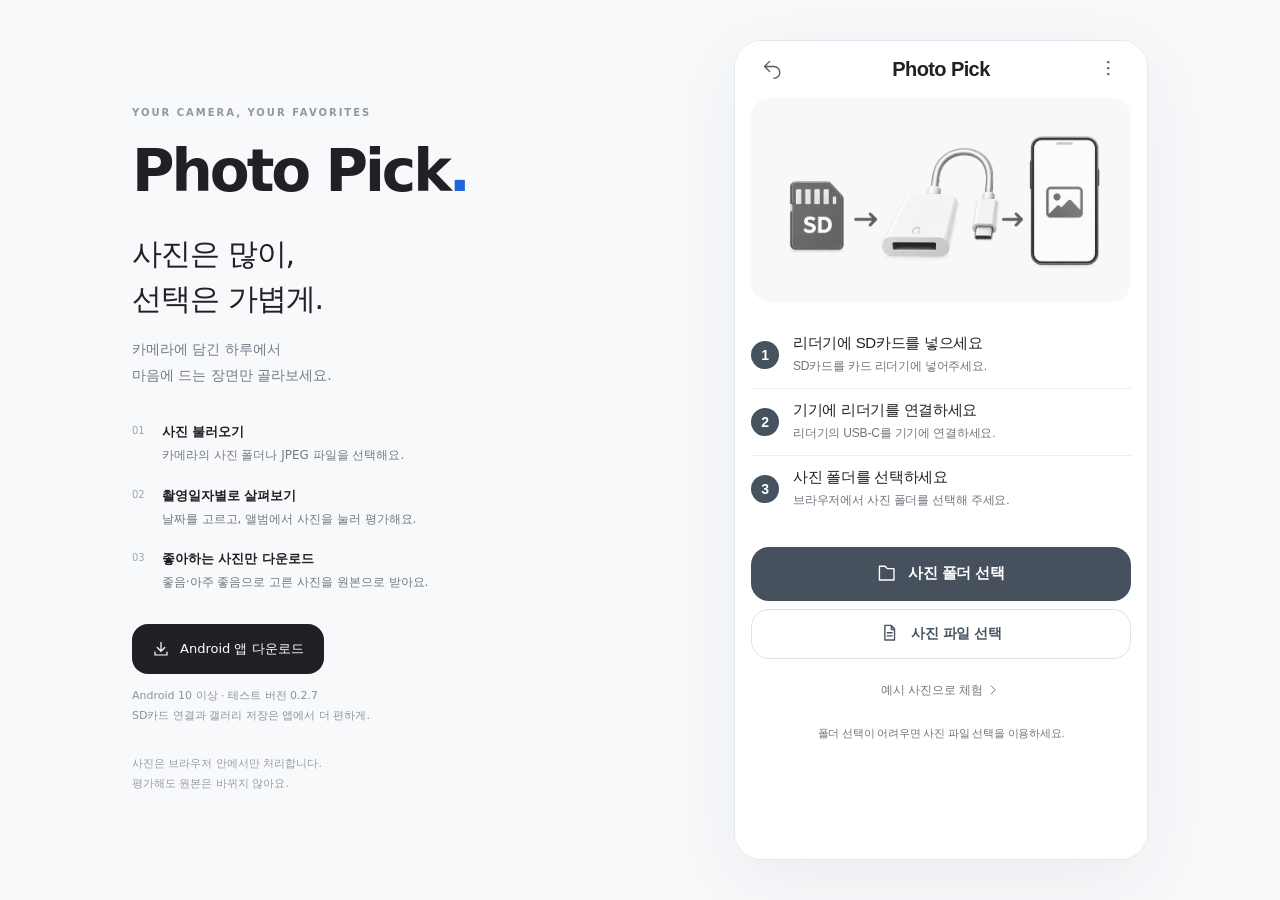
<file: design-preview/source/index.html>
<!doctype html>
<html lang="ko">
<head>
<meta charset="utf-8"><meta name="viewport" content="width=device-width,initial-scale=1,viewport-fit=cover"><meta name="theme-color" content="#ffffff">
<meta name="description" content="촬영일자별로 사진을 모아 보고, 좋아하는 장면만 골라 원본으로 다운로드하세요. Photo Pick 모바일 웹앱과 Android 앱.">
<title>Photo Pick — 사진은 많이, 선택은 가볍게.</title>
<link rel="stylesheet" href="assets/web-shell.css?v=web-0.2.7">
</head>
<body>
<main class="web-workspace">
<section class="product-intro" aria-labelledby="product-name">
<p class="product-eyebrow">YOUR CAMERA, YOUR FAVORITES</p>
<h1 id="product-name">Photo Pick<span class="brand-dot" aria-hidden="true">.</span></h1>
<p class="product-tagline">사진은 많이,<br>선택은 가볍게.</p>
<p class="product-description">카메라에 담긴 하루에서<br>마음에 드는 장면만 골라보세요.</p>
<ol class="product-steps">
<li><span>01</span><div><b>사진 불러오기</b><p>카메라의 사진 폴더나 JPEG 파일을 선택해요.</p></div></li>
<li><span>02</span><div><b>촬영일자별로 살펴보기</b><p>날짜를 고르고, 앨범에서 사진을 눌러 평가해요.</p></div></li>
<li><span>03</span><div><b>좋아하는 사진만 다운로드</b><p>좋음·아주 좋음으로 고른 사진을 원본으로 받아요.</p></div></li>
</ol>
<a class="apk-download" href="https://github.com/racheu107/photo-pick/releases/download/android-v0.2.7-preview/PhotoPick-0.2.7-debug.apk" target="_blank" rel="noopener"><svg viewBox="0 0 24 24" aria-hidden="true"><path d="M12 3v12m-5-5 5 5 5-5M4 16v4h16v-4"/></svg>Android 앱 다운로드</a>
<p class="product-footnote">Android 10 이상 · 테스트 버전 0.2.7<br>SD카드 연결과 갤러리 저장은 앱에서 더 편하게.</p>
<p class="product-privacy">사진은 브라우저 안에서만 처리합니다.<br>평가해도 원본은 바뀌지 않아요.</p>
</section>
<section class="app-preview" aria-label="Photo Pick 모바일 웹앱"><iframe id="photo-pick-app" src="app/index.html" title="Photo Pick 모바일 웹앱" loading="eager"></iframe></section>
</main>
<script src="assets/web-shell.js?v=web-0.2.7"></script>
</body>
</html>
</file>
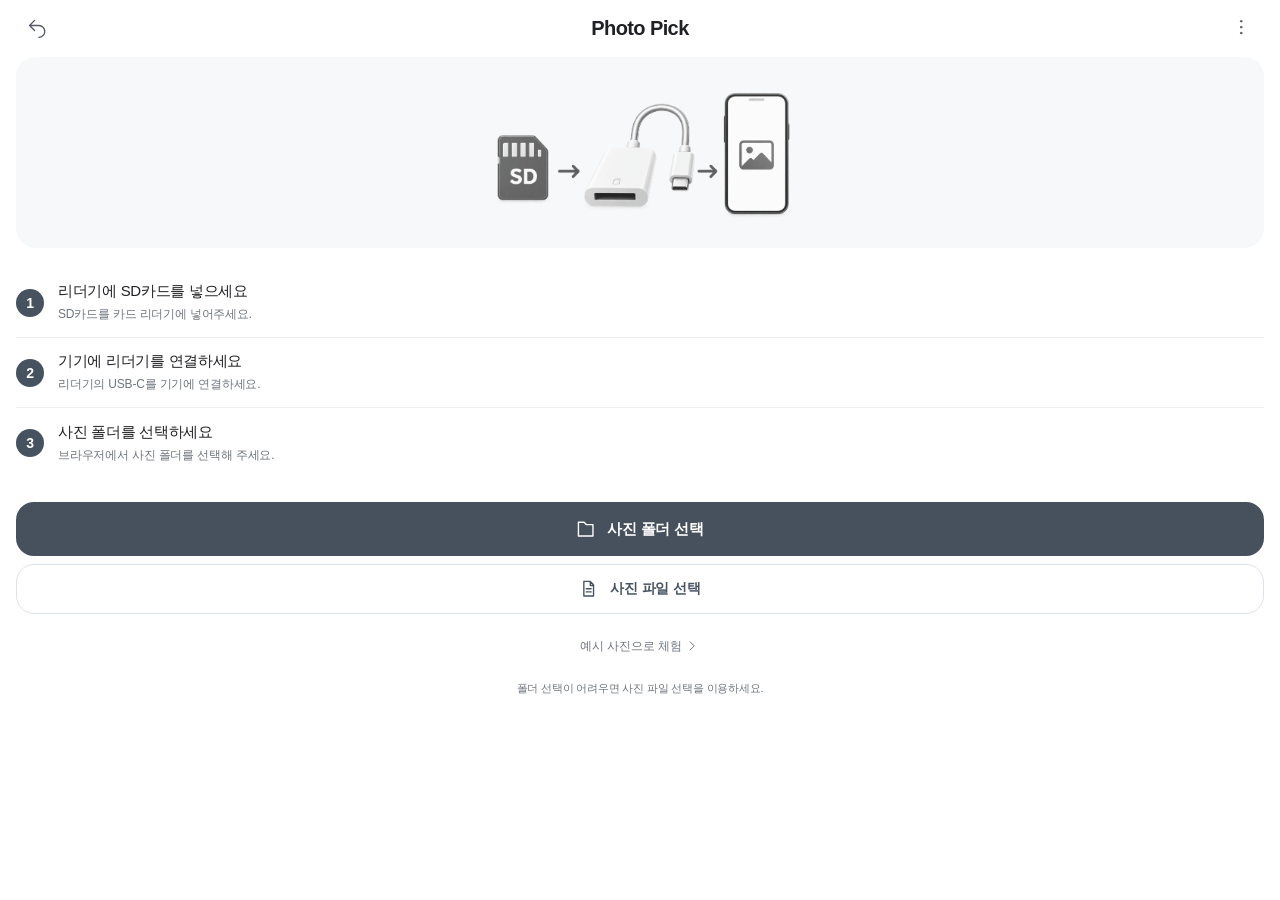
<file: design-preview/source/app/index.html>
<!doctype html>
<html lang="ko">
<head>
<meta charset="utf-8"><meta name="viewport" content="width=device-width,initial-scale=1,viewport-fit=cover"><base href="../">
<title>Photo Pick · 웹앱</title>
<style>
:root{--blue:#2461e8;--ink:#17253d;--muted:#8490a2;--line:#e8edf5;--wash:#f3f7ff}*{box-sizing:border-box}body{margin:0;background:#f4f6fa;color:var(--ink);font-family:Inter,"Pretendard","Noto Sans KR","Segoe UI",sans-serif}button{font:inherit;cursor:pointer;touch-action:manipulation}button:disabled{opacity:.42;cursor:default}.workspace{max-width:1100px;margin:48px auto;display:grid;grid-template-columns:1fr 410px;gap:72px;padding:0 32px}.eyebrow{font-size:11px;color:var(--blue);letter-spacing:2px;font-weight:700}.intro{padding-top:44px}h1{font-size:42px;letter-spacing:-2px;font-weight:600;line-height:1.35;margin:18px 0}p{line-height:1.8;color:#69768b;font-size:14px}.tabs{display:flex;gap:7px;margin:28px 0 24px}.tabs button{border:1px solid var(--line);background:white;border-radius:24px;padding:11px 18px;color:#69768b;font-size:13px}.tabs button.active{background:var(--ink);border-color:var(--ink);color:white}.concept{max-width:450px;min-height:130px}.concept h2{font-size:20px;font-weight:600;margin:0 0 8px}.flow{display:flex;gap:12px;align-items:center;margin-top:30px;font-size:12px;color:#8390a4}.flow b{color:var(--ink);font-weight:500}.steps{margin-top:36px;border-top:1px solid var(--line);padding-top:20px}.steps p{font-size:12px;margin:7px 0}.phone{width:390px;min-height:790px;background:white;border:1px solid #dfe5ef;border-radius:38px;box-shadow:0 22px 70px #293e6712;overflow:hidden;position:relative;padding:0 20px 18px}.status{height:39px;display:flex;justify-content:space-between;align-items:center;padding:0 8px;font-size:11px;font-weight:600}.status span:last-child{font-size:10px;letter-spacing:2px}.header{display:flex;justify-content:space-between;align-items:center;padding:14px 1px 18px}.wordmark{font-size:22px;letter-spacing:-1px;font-weight:600}.badge{font-size:10px;border-radius:20px;background:var(--wash);color:var(--blue);padding:7px 10px}.session{display:flex;justify-content:space-between;align-items:center;margin:0 0 13px;font-size:12px}.session span{color:var(--muted);font-size:11px}.progress{height:3px;background:#edf1f7;border-radius:3px;margin-bottom:18px;overflow:hidden}.progress i{display:block;background:var(--blue);height:100%;transition:width .3s}.card{height:455px;border-radius:22px;overflow:hidden;position:relative;background:#202830;user-select:none;touch-action:none}.card img{width:100%;height:100%;object-fit:contain;pointer-events:none}.card:after{content:"";position:absolute;inset:55% 0 0;background:linear-gradient(transparent,#0b142852);pointer-events:none}.photo-meta{position:absolute;top:16px;left:16px;color:white;font-size:10px;padding:6px 9px;border-radius:15px;background:#15273a3b;backdrop-filter:blur(8px)}.overlay{position:absolute;bottom:21px;left:0;right:0;z-index:2;display:flex;justify-content:center;gap:16px}.action{width:58px;height:58px;border:1px solid #ffffffa3;border-radius:50%;background:#ffffffee;color:#40536a;box-shadow:0 4px 18px #05111d16;display:flex;justify-content:center;align-items:center;font-size:25px}.action.primary{background:var(--blue);border-color:var(--blue);color:white;width:66px;height:66px;margin-top:-4px}.action svg{width:23px;height:23px;fill:none;stroke:currentColor;stroke-width:1.8;stroke-linecap:round;stroke-linejoin:round}.legend{display:flex;justify-content:center;gap:28px;font-size:10px;color:var(--muted);margin-top:13px}.toolbar{display:flex;justify-content:space-between;align-items:center;margin:23px 0 14px}.subtle{background:none;border:0;font-size:11px;color:#75849a;padding:7px 0}.counter{font-size:12px;color:var(--blue)}.cta{display:block;width:100%;background:var(--blue);color:white;border:0;border-radius:14px;padding:15px;font-weight:500;font-size:13px}.cta.secondary{background:var(--wash);color:var(--blue);margin-top:10px}.demo-note{font-size:9px;color:#99a3b2;text-align:center;margin:16px 0 0}.filmstrip{display:flex;gap:7px;padding:13px 0 0;overflow-x:auto}.thumb{height:53px;width:44px;flex-shrink:0;object-fit:cover;border-radius:6px;border:2px solid transparent;opacity:.55;cursor:pointer}.thumb.active{border-color:var(--blue);opacity:1}.grid{display:grid;grid-template-columns:repeat(3,1fr);gap:7px;max-height:490px;overflow:auto}.tile{position:relative;height:146px;border:0;border-radius:11px;overflow:hidden;padding:0;background:#bacde1}.tile img{width:100%;height:100%;object-fit:cover}.check{position:absolute;right:8px;top:8px;width:21px;height:21px;border:1.5px solid white;border-radius:50%;background:#23324933;color:white;font-size:12px;display:grid;place-items:center}.tile.selected .check{background:var(--blue);border-color:var(--blue)}.tile.selected{outline:2px solid var(--blue);outline-offset:-2px}.grid-help{font-size:11px;text-align:center;color:var(--muted);margin:12px 0}.screen-title{font-size:26px;font-weight:600;letter-spacing:-1px;margin:25px 0 8px}.screen-copy{font-size:12px;color:var(--muted);margin-bottom:24px}.summary-grid{display:grid;grid-template-columns:repeat(2,1fr);gap:8px;height:346px;overflow:auto;margin-bottom:22px}.summary-grid img{height:164px;width:100%;object-fit:cover;border-radius:12px}.empty{padding:70px 20px;text-align:center;color:#8390a4;background:var(--wash);border-radius:18px;margin-bottom:20px;font-size:13px}.transfer{height:460px;display:flex;flex-direction:column;justify-content:center;align-items:center}.ring{height:105px;width:105px;border-radius:50%;background:var(--wash);display:grid;place-items:center;color:var(--blue);font-size:28px;letter-spacing:-1px}.transfer h3{font-size:20px;font-weight:500}.transfer p{font-size:12px;text-align:center;margin:0}.share-preview{height:340px;position:relative;border-radius:20px;overflow:hidden;margin:25px 0}.share-preview img{width:100%;height:100%;object-fit:cover}.share-preview span{position:absolute;left:15px;bottom:15px;color:white;background:#15273a55;border-radius:15px;padding:7px 10px;font-size:10px}.toast{position:absolute;bottom:99px;left:24px;right:24px;background:#17253ded;border-radius:12px;color:white;padding:13px;text-align:center;font-size:11px;z-index:5}.modal{position:absolute;inset:0;background:#15233ade;z-index:4;padding:68px 20px 0;backdrop-filter:blur(6px)}.modal .card{height:530px}.close{position:absolute;right:25px;top:35px;border:0;background:white;border-radius:50%;width:30px;height:30px;color:var(--ink)}.done-card{display:grid;place-items:center;height:455px;background:var(--wash);border-radius:22px;text-align:center;padding:30px}.done-card h3{font-size:23px;font-weight:500}.done-card p{font-size:12px}.key{display:inline-block;border:1px solid #dce3ee;border-radius:5px;padding:1px 5px;font-size:10px;color:#8490a2}@media(max-width:790px){.workspace{display:flex;flex-direction:column;gap:20px;margin:20px auto;align-items:center;padding:0 15px}.intro{max-width:390px;padding:0}h1{font-size:27px;margin:12px 0}.concept{min-height:auto}.concept h2{font-size:17px}.concept p{font-size:12px}.tabs{margin:16px 0}.flow,.steps{display:none}.phone{width:min(390px,100%);border-radius:30px}.eyebrow{font-size:9px}}@media(prefers-reduced-motion:reduce){*{transition:none!important}}
.action-item{display:flex;flex-direction:column;align-items:center;gap:7px;justify-content:flex-end}.action-item span{color:white;font-size:10px;text-shadow:0 1px 5px #0008}.overlay{gap:20px}.action.good{background:#e9f1ff;color:#2461e8;border-color:#dae6ff}.action.best{background:#2461e8;color:white;border-color:#2461e8}.action.active{outline:2px solid white;outline-offset:4px}.action.primary{width:58px;height:58px;margin:0}.overlay{gap:18px}.grade-badge{position:absolute;top:8px;right:8px;border-radius:20px;padding:4px 7px;background:#fff;color:#516076;font-size:11px}.grade-badge.keep{background:#e5efff;color:#2461e8}.grade-badge.best{background:#2461e8;color:white}.film-item{position:relative;flex-shrink:0}.film-item .grade-badge{top:2px;right:2px;padding:1px 3px;font-size:9px}.summary-counts{display:flex;gap:5px;flex-wrap:wrap;margin-bottom:14px}.summary-counts span{padding:7px;border-radius:9px;background:#f3f6fa;font-size:10px}.filters{display:flex;gap:7px;margin:15px 0}.filters button{flex:1;border:1px solid #e0e7f2;background:white;color:#75849a;border-radius:10px;padding:10px 6px;font-size:11px}.filters button.active{border-color:#2461e8;background:#f3f7ff;color:#2461e8}.summary-grid{height:290px}.summary-grid .tile{height:140px}.clear-rating{display:block;margin:15px auto;color:white;background:none;border:0;font-size:12px}.grid-help{margin:10px 0}.rating-footer{font-size:10px;color:#8a95a6;margin-top:8px;text-align:center}.final-shell{display:flex;justify-content:center;padding:20px 12px 35px}.phone{width:420px;min-height:820px;padding:0 22px 18px}.subtle{font-size:12px;min-height:38px}.cta{font-size:15px;min-height:50px}.screen-copy{font-size:13px;line-height:1.65}.action-item span{font-size:12px}.photo-meta{font-size:12px}.session{font-size:14px}.session span{font-size:12px}.counter{font-size:13px}.grid-help{font-size:12px}.demo-note{font-size:10px;line-height:1.5}.summary-counts span{font-size:12px}.filters button{font-size:12px;min-height:46px}.mode-switch{display:flex;gap:5px;padding:4px;background:#f2f5fa;border-radius:12px;margin-bottom:15px}.mode-switch button{flex:1;padding:10px;background:none;color:#8590a2;border:0;border-radius:9px;font-size:13px}.mode-switch button.active{background:white;color:#2461e8;box-shadow:0 1px 5px #192f5420}.session-actions{display:flex;justify-content:space-between;margin:7px 0}.hero{height:265px;border-radius:22px;overflow:hidden;margin:24px 0;background:#e6eef8}.hero img{width:100%;height:100%;object-fit:cover}.start-title{font-size:28px;line-height:1.4;letter-spacing:-1px;margin:32px 0 12px}.folder-panel{border:1px solid #e2e9f4;border-radius:18px;padding:20px;margin:30px 0;background:#f8faff}.folder-panel b{display:block;font-size:17px;margin-bottom:8px}.folder-panel p{font-size:13px;margin:0}.small-note{font-size:12px;line-height:1.6;color:#8894a6}.album-filters{display:flex;gap:6px;flex-wrap:wrap;margin-bottom:14px}.album-filters button{padding:7px 10px;min-height:36px;font-size:11px;border:1px solid #e3e9f1;background:white;border-radius:18px;color:#7a879b}.album-filters button.active{background:#edf3ff;color:#2461e8;border-color:#acc5ff}@media(max-width:480px){.final-shell{padding:0}.phone{border:0;border-radius:0;box-shadow:none;width:100%;min-height:100vh;padding:0 18px 18px}.card{height:min(470px,58vh);min-height:350px}.modal{position:fixed;max-width:420px;margin:auto}.status{height:30px}}.hint{font-size:12px;color:#8794a8;text-align:center;line-height:1.7;margin:12px 0}.blue{color:#2461e8}.grade-badge.unrated{font-size:10px;background:#ffffffdc;color:#6d798b}.scan-grid{margin-bottom:25px;max-height:310px}.detail-top{display:flex;align-items:center;justify-content:space-between;color:white;margin-bottom:13px}.detail-top button{width:44px;height:44px;border:0;border-radius:50%;background:#ffffff24;color:white;font-size:22px}.detail-top span{font-size:14px}.modal{padding:38px 20px 0}.modal .card{height:530px}.sheet-backdrop{position:absolute;inset:0;background:#162b476b;display:flex;align-items:flex-end;z-index:10}.sheet{background:white;border-radius:25px 25px 0 0;padding:25px 22px 30px;width:100%;box-shadow:0 -10px 60px #13284a12}.sheet h3{font-size:22px;margin:0 0 15px}.sheet p{font-size:14px;line-height:1.65}.sheet .grid{max-height:370px;overflow:auto;margin:18px 0}.summary-counts span{font-size:13px}.album-filters button{font-size:12px}.subtle{font-size:14px}.hint{font-size:12px}.summary-grid{height:265px;grid-auto-rows:140px;align-content:start}.card{height:450px}.saved-sheet .tile{height:120px}@media(max-width:480px){.modal .card{height:min(530px,67vh)}.sheet-backdrop{position:fixed;max-width:420px;margin:auto}.card{height:min(455px,54vh)}}@media(prefers-reduced-motion:reduce){*{scroll-behavior:auto}}.album-filters button{font-size:14px}.summary-counts span{font-size:14px}.filters button{font-size:14px}.session span,.counter,.photo-meta{font-size:14px}.hint{font-size:14px}.mode-switch button{font-size:14px}.grid-help{font-size:14px}.small-note{font-size:14px}.scan-grid .tile{height:135px}.connect-guide{display:flex;gap:9px;align-items:center;font-size:13px;background:#f3f7ff;padding:22px 12px;border-radius:16px;margin:26px 0;color:#546c8b}.connect-guide b{color:#2461e8}.input-message{background:#f3f7ff;padding:14px;border-radius:12px;color:#2461e8;font-size:14px}.reading-layer{position:absolute;inset:0;background:#fffffff2;display:flex;flex-direction:column;align-items:center;justify-content:center;z-index:15}.reading-layer p{font-size:14px}.filename{font-size:11px;display:inline-block;max-width:260px;overflow:hidden;text-overflow:ellipsis;white-space:nowrap;opacity:.9}.image-error{position:absolute;top:45%;left:8px;right:8px;text-align:center;color:#49617c;font-size:12px;pointer-events:none}.session b{max-width:230px;overflow:hidden;text-overflow:ellipsis;white-space:nowrap}.small-note{line-height:1.8}
/* Reference-aligned visual layer. State and file reading remain unchanged. */
:root{--blue:#0064ff;--ink:#080f43;--muted:#707ba9;--wash:#edf4fd;--line:#e2ebf7}body{background:radial-gradient(ellipse at top,#fff 0,#f1f8fe 72%);font-family:"Pretendard","Noto Sans KR","Malgun Gothic","Segoe UI",sans-serif;color:var(--ink)}.final-shell{padding:28px 16px;min-height:100vh;align-items:flex-start}.phone{width:394px;min-height:702px;padding:0 17px 12px;border:0;border-radius:22px;box-shadow:0 4px 30px #8bbbde29;background:#fff;overflow:hidden}.header{height:79px;padding:17px 0 14px;display:grid;grid-template-columns:34px 1fr 34px;text-align:center;align-items:start}.header h1{font-size:21px;line-height:1.45;letter-spacing:-.8px;font-weight:750;margin:2px 0 0}.header p{font-size:14px;line-height:1.5;margin:2px 0 0;color:var(--muted)}.icon-button{background:transparent;border:0;color:var(--ink);width:34px;height:36px;display:grid;place-items:center;padding:4px}.icon-button svg{width:25px;height:25px;fill:none;stroke:currentColor;stroke-width:2;stroke-linecap:round;stroke-linejoin:round}.header #screen-menu svg{width:22px;fill:currentColor;stroke-width:1}.cta{display:flex;align-items:center;justify-content:center;gap:16px;border-radius:21px;min-height:56px;font-size:16px;font-weight:650;padding:12px 10px;background:var(--blue);color:#fff;border:0;letter-spacing:-.3px}.cta svg,.demo-link svg{width:26px;height:26px;fill:none;stroke:currentColor;stroke-width:2;stroke-linecap:round;stroke-linejoin:round}.cta.secondary{background:linear-gradient(120deg,#edf5fe,#eaf2fc);color:var(--blue)}.connection-art{height:231px;margin:0 -3px 8px;display:flex;align-items:center;justify-content:center}.connection-art img{width:100%;height:100%;object-fit:contain}.connection-steps{list-style:none;display:flex;flex-direction:column;gap:8px;padding:0;margin:0 0 20px}.connection-steps li{display:flex;gap:23px;align-items:center;background:linear-gradient(110deg,#eff6fe,#f3f7fd);border-radius:16px;padding:10px 16px;min-height:63px}.connection-steps li>span{width:36px;height:36px;flex-shrink:0;display:grid;place-items:center;border-radius:50%;background:var(--blue);box-shadow:inset 0 2px 6px #76b3ff99;color:#fff;font-size:20px}.connection-steps b{font-size:15px;letter-spacing:-.6px;white-space:nowrap}.connection-steps p{font-size:12px;line-height:1.5;color:var(--muted);margin:3px 0 0;letter-spacing:-.4px}.file-cta{min-height:50px!important;border:1px solid #dce8f7!important;color:#536494!important;font-size:15px!important;margin-top:8px!important}.demo-link{display:flex;align-items:center;justify-content:center;gap:3px;color:var(--muted);background:none;border:0;margin:10px auto 0;font-size:13px;padding:0;min-height:20px}.demo-link svg{width:15px;height:15px;stroke-width:1.7}.resume-panel{background:#f1f6ff;border-radius:12px;padding:10px 12px;margin:-9px 0 12px;font-size:12px;color:var(--muted)}.resume-panel small{display:block;margin-top:5px}.resume-panel button{display:flex;align-items:center;gap:5px;min-height:28px;padding:3px 0}.resume-panel svg{width:15px;height:15px;fill:none;stroke:currentColor;stroke-width:2}.folder-panel{display:flex;align-items:center;gap:22px;padding:14px 18px;background:linear-gradient(130deg,#edf7ff,#f2f7fc);border:0;border-radius:16px;margin:0 0 15px;min-height:73px}.folder-panel>svg{width:41px;height:41px;fill:#559eff;stroke:#448eff;stroke-width:1;flex-shrink:0}.folder-panel b{font-size:16px;line-height:1.5;margin:0 0 1px;overflow-wrap:anywhere}.folder-panel p{font-size:13px;color:var(--muted);line-height:1.5}.scan-grid{grid-template-columns:repeat(2,1fr);gap:7px;max-height:none;margin:0}.scan-grid .tile{height:160px;border-radius:9px}.scan-check{position:absolute;right:9px;top:9px;border-radius:50%;background:#fff;width:36px;height:36px;color:var(--blue);border:2px solid white;display:grid;place-items:center;box-shadow:0 2px 10px #0001}.scan-check svg{height:24px;width:24px;stroke:currentColor;stroke-width:2.8;fill:none}.scan-grid .tile:last-child .scan-check{background:var(--blue);color:#fff}.scan-progress{display:flex;align-items:center;gap:12px;margin:20px 3px 22px}.scan-progress .progress{height:12px;margin:0;flex:1;border-radius:10px;background:#edf3fd}.scan-progress .progress i{border-radius:10px}.scan-progress>span{font-size:15px;color:var(--muted)}.scan-caption{text-align:center;margin:0 0 19px}.scan-caption h2{font-size:19px;letter-spacing:-.5px;margin:0 0 3px;font-weight:750}.scan-caption strong{color:var(--blue);font-size:23px}.scan-caption p{font-size:13px;color:var(--muted);margin:0;line-height:1.7}.mode-switch{height:40px;padding:0;gap:0;border-radius:25px;background:#eaf2fd;margin:3px 0 13px;overflow:hidden}.mode-switch button{padding:7px;border-radius:25px;font-size:14px;font-weight:650;color:var(--ink)}.mode-switch button.active{background:var(--blue);color:white;box-shadow:none}.card{height:484px;min-height:0;border-radius:17px;background:#edf3f9}.demo-card img{object-fit:cover}.real-card img{object-fit:contain}.card:after{inset:62% 0 0;background:linear-gradient(transparent,#000b)}.photo-meta{background:#101b3780;top:10px;left:10px;max-width:90%;font-size:11px}.overlay{bottom:18px;gap:27px}.action{width:76px;height:76px;border:2px solid #ffffff26;background:#6b707ddd;color:white;box-shadow:0 3px 16px #0002}.action.good{background:#fff;color:var(--blue);border-color:#fff}.action.best{background:var(--blue);color:#fff;border-color:var(--blue)}.action svg{width:36px;height:36px;stroke-width:1.8}.action.best svg{fill:currentColor}.action-item{gap:6px}.action-item span{font-size:15px;font-weight:650;text-shadow:0 2px 4px #000;letter-spacing:-.6px}.results-cta{margin-top:14px!important;min-height:51px;font-size:16px}.results-cta svg{stroke-width:4;width:25px}.gesture-hint{font-size:11px;color:#7784aa;text-align:center;line-height:1.4;margin:8px 0 0}.summary-counts{display:block;border-radius:16px;background:linear-gradient(120deg,#eff5fd,#f5f8fc);padding:3px 13px;margin:5px 0 9px}.rating-row{display:flex;align-items:center;gap:15px;height:44px;border-bottom:1px solid #e3ebf6;font-size:15px}.rating-row:last-child{border:0}.rating-row b{font-weight:650;flex:1;letter-spacing:-.4px}.rating-row strong{font-size:19px;color:var(--blue);font-weight:650}.rating-row:nth-child(n+3) strong{color:var(--muted)}.summary-counts .rating-symbol{height:32px;width:32px;border-radius:50%;padding:5px;background:#fff;color:var(--blue);display:grid;place-items:center;flex-shrink:0}.rating-symbol svg{width:23px;height:23px;fill:none;stroke:currentColor;stroke-width:1.8;stroke-linecap:round;stroke-linejoin:round}.summary-counts .rating-symbol.best{background:var(--blue);color:#fff}.rating-symbol.best svg{fill:currentColor}.summary-counts .rating-symbol.skip{background:#737988;color:white}.summary-counts .rating-symbol.unrated{background:#a5abba;color:white}.rating-symbol i{width:19px;height:19px;border:2px solid white;border-radius:50%}.continue-cta{min-height:47px;border-radius:17px;font-size:15px;gap:12px;margin:0 0 14px!important}.continue-cta svg:first-child{width:22px;stroke-width:3.5}.continue-cta svg:last-child{width:16px}.filters{gap:0;background:#edf4fd;border-radius:18px;overflow:hidden;margin:0 0 12px}.filters button{font-size:12px;min-height:40px;border:0;background:none;color:var(--ink);border-radius:18px;white-space:nowrap;font-weight:650;padding:7px 3px}.filters button.active{background:var(--blue);color:#fff}.summary-grid{grid-template-columns:repeat(4,minmax(0,1fr));gap:5px;height:184px;grid-auto-rows:89px;max-height:184px;margin:0 0 18px;overflow:auto}.summary-grid .tile{height:89px;border-radius:8px}.summary-grid img{height:100%;border-radius:0}.grade-badge{top:5px;right:5px;width:27px;height:27px;display:grid;place-items:center;border:1.5px solid #fff;padding:0;font-size:19px;box-shadow:0 2px 7px #183a5520}.grade-badge svg{width:20px;height:20px;fill:none;stroke:currentColor;stroke-width:1.8;stroke-linecap:round;stroke-linejoin:round}.grade-badge.best svg{fill:currentColor}.grade-badge.unrated{font-size:8px;width:35px}.grade-badge.keep{background:#fff;color:var(--blue);font-size:16px}.hint{font-size:13px;margin:15px 0 0;color:var(--muted);line-height:1.6}.summary-empty{height:184px;display:grid;place-content:center;margin:0 0 18px;padding:25px 15px;font-size:13px}.album-filters{gap:5px;margin:0 0 12px}.album-filters button{font-size:11px;min-height:32px;padding:5px 8px}.album-filters button.active{background:var(--blue);color:#fff;border-color:var(--blue)}.album-grid{height:440px;max-height:440px;align-content:start;grid-template-columns:repeat(3,1fr);gap:6px}.album-grid .tile{height:142px;border-radius:9px}.sheet{color:var(--ink)}.sheet .cta{margin-top:8px}.modal .card{height:min(530px,69vh)}.done-card{height:484px}.reading-layer .ring{background:var(--wash)}button:focus-visible{outline:3px solid #7cb7ff;outline-offset:3px}.input-message{font-size:12px;margin:12px 0 0}.photo-meta .filename{font-size:11px;max-width:260px}
@media(max-width:480px){.final-shell{padding:0;background:white}.phone{width:100%;max-width:420px;min-height:100dvh;border-radius:0;padding:0 17px 14px;box-shadow:none}.header{height:79px}.card{height:clamp(370px,62vh,570px)}.connection-art{height:clamp(180px,29vh,265px)}.scan-grid .tile{height:clamp(140px,21vh,180px)}.summary-grid{height:184px}.overlay{gap:clamp(17px,6vw,30px)}.action{width:clamp(66px,19vw,80px);height:clamp(66px,19vw,80px)}.connection-steps li{gap:18px}.connection-steps b{font-size:14px}.connection-steps p{font-size:11px}.modal,.sheet-backdrop{max-width:420px}.scan-caption{margin-bottom:18px}}

/* Persona review: visual clarity and touch targets; rating logic unchanged. */
:root{--muted:#59678f}
.header{grid-template-columns:44px minmax(0,1fr) 44px}
.icon-button{width:44px;height:44px}
.header[data-screen="pick"]{grid-template-columns:78px minmax(0,1fr) 78px}
.header[data-screen="pick"] #screen-back{display:flex;align-items:center;justify-content:flex-start;gap:2px;width:78px;font-size:12px;white-space:nowrap}
.header[data-screen="pick"] #screen-back svg{width:21px;height:21px;flex-shrink:0}
.header #screen-menu{justify-self:end}
.demo-link{min-height:44px}
.mode-switch{height:44px}
.mode-switch button,.filters button,.album-filters button{min-height:44px}
.filters button,.album-filters button{font-size:13px}
.connection-steps p{font-size:12px;color:var(--muted)}
.gesture-hint{font-size:12px;color:var(--muted)}
.original-note{font-size:12px;color:var(--muted);text-align:center;margin:3px 0 0;line-height:1.5}
.cta.secondary{color:#0057df}
.file-cta{color:#4e5e87!important}
@media(max-width:480px){.connection-steps p{font-size:12px}.connection-steps b{white-space:normal}}
@media(max-width:480px) and (max-height:700px){.card{height:clamp(290px,calc(100dvh - 254px),440px);min-height:0}.modal .card{height:clamp(280px,calc(100dvh - 180px),440px);min-height:0}}
</style>
<link rel="stylesheet" href="assets/premium.css?v=web-0.2.7">
<link rel="stylesheet" href="assets/native-app.css?v=web-0.2.7">
<link rel="stylesheet" href="assets/ui-polish.css?v=web-0.2.7">
<link rel="stylesheet" href="assets/quiet-glass.css?v=web-0.2.7">
<link rel="stylesheet" href="assets/web-app.css?v=web-0.2.7"><link rel="stylesheet" href="assets/design-preview.css"></head>
<body>
<main class="final-shell"><section class="phone" aria-label="Photo Pick 최종 프로토타입"><div class="brand-strip"><span>PHOTO<span class="brand-accent">PICK</span></span><span class="brand-caption">YOUR CAMERA LIBRARY</span></div><header class="header" id="screen-header"></header><div id="app"></div><div id="layer"></div><input id="directory-input" type="file" webkitdirectory multiple accept=".jpg,.jpeg,image/jpeg" hidden><input id="files-input" type="file" multiple accept=".jpg,.jpeg,image/jpeg" hidden></section></main>
<script src="assets/asset-manifest.js?v=web-0.2.7"></script>
<script>
const demoPhotos = [
 ['example-01','카페의 오후'],['example-02','골목 산책'],['example-03','한강의 노을'],
 ['photo-1519608487953-e999c86e7455','도시의 저녁'],['photo-1519501025264-65ba15a82390','맨해튼의 빛'],['photo-1477959858617-67f85cf4f1df','골목의 오후'],['photo-1514565131-fce0801e5785','도시 산책'],['photo-1449824913935-59a10b8d2000','거리의 순간'],['photo-1480714378408-67cf0d13bc1b','늦은 오후'],['photo-1519608487953-e999c86e7455','늦은 밤 산책'],['photo-1514924013411-cbf25faa35bb','여행의 기록'],['photo-1511818966892-d7d671e672a2','도시의 선']
].map(([id,label],i)=>({id:i,label,url:window.PHOTO_PICK_ASSETS?.photos?.[i] || `https://images.unsplash.com/${id}?auto=format&fit=crop&w=900&q=85`}));
let sourcePhotos=demoPhotos;
const KEY='photopick.web.v1',SESSION='demo-camera-v2';
const labels={skip:'별로',keep:'좋음',best:'아주 좋음'},symbols={skip:'×',keep:'✓',best:'★'};
const icons={skip:'<path d="m7 7 10 10M17 7 7 17"/>',keep:'<path d="M7 10v10H3V10zm0 0 5-7c2 0 2 2 1 5h5c2 0 2 2 1 4l-2 8H7"/>',best:'<path d="m12 3 2.8 5.7 6.2.9-4.5 4.4 1.1 6.2-5.6-3-5.6 3 1.1-6.2L3 9.6l6.2-.9z"/>'};
const fresh=()=>({version:2,session:SESSION,dataset:'demo',descriptors:demoPhotos.map(p=>({path:p.label,name:p.label,size:0,mtime:0})),folderName:'서울, 주말 산책',screen:'home',mode:'card',index:0,ratings:{},history:[],scope:'best',albumFilter:'all',hintSeen:false,imported:[],progress:0});
let state=fresh(),saved=null,storageOK=true,modalId=null,transferTimer=null,scanTimer=null,homeMessage='';
const app=document.querySelector('#app'),layer=document.querySelector('#layer');
const esc=v=>String(v).replace(/[&<>"']/g,c=>({'&':'&amp;','<':'&lt;','>':'&gt;','"':'&quot;',"'":'&#39;'}[c]));
function total(){return state.descriptors.length;}
function validRatings(r,n){return r&&typeof r==='object'&&!Array.isArray(r)&&Object.entries(r).every(([id,v])=>/^(0|[1-9]\d*)$/.test(id)&&Number(id)<n&&['skip','keep','best'].includes(v));}
function validSnapshot(s,n){return s&&Number.isInteger(s.index)&&s.index>=0&&s.index<=n&&validRatings(s.ratings,n);}
function validDescriptors(d){return Array.isArray(d)&&d.length>0&&d.every(x=>x&&typeof x.path==='string'&&typeof x.name==='string'&&Number.isSafeInteger(x.size)&&x.size>=0&&Number.isFinite(x.mtime));}
try{const raw=localStorage.getItem(KEY);if(raw){let data;try{data=JSON.parse(raw);}catch(e){data=null;}if(data&&data.version===1&&data.session===SESSION)data={...fresh(),...data,version:2};if(data&&data.version===2&&['demo','real'].includes(data.dataset)&&(data.dataset==='demo'?data.session===SESSION:data.session==='sd-jpeg-v1')&&validDescriptors(data.descriptors)&&typeof data.folderName==='string'&&(data.dataset!=='demo'||JSON.stringify(data.descriptors)===JSON.stringify(fresh().descriptors))&&validSnapshot(data,data.descriptors.length)&&['card','grid'].includes(data.mode)&&['best','combined'].includes(data.scope)&&['all','unrated','skip','keep','best'].includes(data.albumFilter)&&Array.isArray(data.history)&&data.history.every(x=>validSnapshot(x,data.descriptors.length))){saved={...fresh(),...data,screen:'home',imported:[],progress:0};state={...saved};if(state.dataset==='real')sourcePhotos=[];}}}catch(e){storageOK=false;}
function persist(){const data={version:2,session:state.session,dataset:state.dataset,descriptors:state.descriptors,folderName:state.folderName,index:state.index,ratings:{...state.ratings},history:state.history.slice(-40),mode:state.mode,scope:state.scope,albumFilter:state.albumFilter,hintSeen:state.hintSeen};saved={...fresh(),...data};try{localStorage.setItem(KEY,JSON.stringify(data));storageOK=true;}catch(e){storageOK=false;}}
function revokePhotos(){sourcePhotos.forEach(p=>{if(p.url.startsWith('blob:'))URL.revokeObjectURL(p.url);});}
function photoError(img){img.style.opacity='0';const box=img.parentElement;box.style.background='#d8e5f1';if(!box.querySelector('.image-error')){const note=document.createElement('span');note.className='image-error';note.textContent='이미지를 표시할 수 없어요';box.appendChild(note);}}
function icon(v){return `<svg viewBox="0 0 24 24" aria-hidden="true">${icons[v]}</svg>`;}
function img(p,extra=''){return `<img src="${p.url}" alt="${esc(p.label)}" ${extra} onerror="photoError(this)">`;}
function counts(){const c={skip:0,keep:0,best:0,unrated:0};state.descriptors.forEach((p,id)=>c[state.ratings[id]||'unrated']++);return c;}
function selected(){return sourcePhotos.filter(p=>state.ratings[p.id]==='best'||(state.scope==='combined'&&state.ratings[p.id]==='keep'));}
function firstUnrated(){const id=state.descriptors.findIndex((p,id)=>!state.ratings[id]);return id<0?total():id;}
function badge(p){const grade=state.ratings[p.id];return `<span class="grade-badge ${grade||'unrated'}">${grade?icon(grade):'미평가'}</span>`;}
function tile(p){return `<button class="tile" data-photo="${p.id}" aria-label="${esc(p.label)} · ${labels[state.ratings[p.id]]||'미평가'} · 평가하기">${img(p)}${badge(p)}</button>`;}
function actions(p){return `<div class="overlay">${['skip','keep','best'].map(v=>`<div class="action-item"><button class="action ${v==='keep'?'good':v==='best'?'best':''} ${state.ratings[p.id]===v?'active':''}" data-rate="${v}" aria-label="${labels[v]}" aria-pressed="${state.ratings[p.id]===v}">${icon(v)}</button><span>${labels[v]}</span></div>`).join('')}</div>`;}
function uiIcon(name){const paths={back:'<path d="m9 4-6 6 6 6M3 10h11a7 7 0 0 1 0 14"/>',menu:'<circle cx="12" cy="5" r="1"/><circle cx="12" cy="12" r="1"/><circle cx="12" cy="19" r="1"/>',folder:'<path d="M3 7V4h7l3 3h8v14H3z"/>',file:'<path d="M6 3h8l4 4v14H6zM14 3v5h4M9 12h6M9 16h6"/>',stats:'<path d="M5 13v8M12 5v16M19 9v12"/>',download:'<path d="M12 3v13m-6-6 6 6 6-6M3 16v5h18v-5"/>',play:'<path d="m8 4 13 8-13 8z"/>',right:'<path d="m9 5 7 7-7 7"/>',check:'<path d="m5 12 5 5 9-10"/>'};return `<svg viewBox="0 0 26 26" aria-hidden="true">${paths[name]||''}</svg>`;}
function card(p){return `<div class="card ${state.dataset==='demo'?'demo-card':'real-card'}" id="photo-card">${img(p)}${state.dataset==='real'?`<div class="photo-meta"><span class="filename">${esc(p.label)}</span></div>`:''}${actions(p)}</div>`;}
function header(){const c=counts(),titles={home:'SD카드 연결',scan:'사진 읽기',pick:'사진 평가',summary:'평가 결과',transfer:'사진 저장',ready:'저장 체험 완료'};document.querySelector('#screen-header').dataset.screen=state.screen;document.querySelector('#screen-header').innerHTML=`<button class="icon-button" id="screen-back" aria-label="${state.screen==='pick'?'이전 평가 되돌리기':'이전 화면'}">${uiIcon('back')}${state.screen==='pick'?'<span>되돌리기</span>':''}</button><div><h1>${titles[state.screen]}</h1>${state.screen==='pick'?`<p>${Math.min(state.index+1,total())} / ${total()}</p>`:state.screen==='summary'?`<p>${total()-c.unrated} / ${total()}장 평가 완료</p>`:''}</div><button class="icon-button" id="screen-menu" aria-label="메뉴">${uiIcon('menu')}</button>`;}
function render(){layer.innerHTML='';modalId=null;document.querySelector('.phone').dataset.screen=state.screen;header();const screens={home:home,scan:scan,pick:pick,summary:summary,transfer:transfer,ready:ready};screens[state.screen]();bind();}
function home(){const c=counts(),hasSession=!!saved,needsFiles=hasSession&&state.dataset==='real'&&!sourcePhotos.length;app.innerHTML=`<div class="connection-art"><img src="${window.PHOTO_PICK_ASSETS?.connection||'assets/connection-guide.png'}" alt="SD카드를 USB-C 카드 리더기에 넣고 휴대폰에 연결하는 순서"></div><ol class="connection-steps"><li><span>1</span><div><b>리더기에 SD카드를 넣으세요</b><p>SD카드를 카드 리더기에 넣어주세요.</p></div></li><li><span>2</span><div><b>기기에 리더기를 연결하세요</b><p>리더기의 USB-C를 기기에 연결하세요.</p></div></li><li><span>3</span><div><b>사진 폴더를 선택하세요</b><p>열고 싶은 SD카드의 사진 폴더를 선택하세요.</p></div></li></ol>${hasSession?`<div class="resume-panel"><span>${esc(state.folderName)} · ${total()-c.unrated} / ${total()}장 평가</span>${needsFiles?'<small>같은 폴더를 다시 선택하면 이어서 평가해요.</small>':`<button class="subtle blue" id="resume">이어서 평가 ${uiIcon('right')}</button>`}</div>`:''}<button class="cta" id="folder">${uiIcon('folder')}${needsFiles?'SD카드 폴더 다시 선택':'SD카드 폴더 선택'}</button><button class="cta secondary file-cta" id="files">${uiIcon('file')}사진 파일 선택</button><button class="demo-link" id="demo">예시 사진으로 체험 ${uiIcon('right')}</button>${homeMessage?`<p class="input-message" role="status">${esc(homeMessage)}</p>`:''}${storageOK?'':'<p class="small-note">이 브라우저에서는 이어하기 저장을 사용할 수 없어요.</p>'}`;}
function scan(){app.innerHTML=`<div class="folder-panel">${uiIcon('folder')}<div><b>${state.dataset==='demo'?'DCIM / 100_FUJI':esc(state.folderName)}</b><p>${state.dataset==='demo'?'SD카드 > DCIM > 100_FUJI':'SD카드 > '+esc(state.folderName)}</p></div></div><div class="grid scan-grid">${sourcePhotos.slice(0,4).map(p=>`<div class="tile">${img(p)}<span class="scan-check">${uiIcon('check')}</span></div>`).join('')}</div><div class="scan-progress"><div class="progress"><i style="width:${state.progress}%"></i></div><span>${state.progress===100?total():Math.floor(total()*state.progress/100)} / ${total()}</span></div><div class="scan-caption"><h2>JPEG <strong>${total()}장</strong>을 찾았어요</h2><p>사진은 아직 휴대폰에 저장되지 않았어요.</p></div><button class="cta" id="begin" ${state.progress<100?'disabled':''}>${uiIcon('stats')}평가 시작</button>`;}
function albumPhotos(){return sourcePhotos.filter(p=>state.albumFilter==='all'||(state.albumFilter==='unrated'?!state.ratings[p.id]:state.ratings[p.id]===state.albumFilter));}
function pick(){const c=counts(),shown=albumPhotos();app.innerHTML=`<nav class="mode-switch" aria-label="사진 보기"><button data-mode="card" class="${state.mode==='card'?'active':''}" aria-pressed="${state.mode==='card'}">한 장씩</button><button data-mode="grid" class="${state.mode==='grid'?'active':''}" aria-pressed="${state.mode==='grid'}">앨범</button></nav>${state.mode==='card'?(state.index<total()?card(sourcePhotos[state.index]):'<div class="done-card"><div><h3>모든 사진을 평가했어요</h3><button class="subtle" id="review">처음부터 다시 보기</button></div></div>'):`<div class="album-filters" aria-label="평가 필터">${[['all','전체',total()],['unrated','미평가',c.unrated],['best','아주 좋음',c.best],['keep','좋음',c.keep],['skip','별로',c.skip]].map(([v,label,n])=>`<button data-albumfilter="${v}" class="${state.albumFilter===v?'active':''}" aria-pressed="${state.albumFilter===v}">${label} ${n}</button>`).join('')}</div>${shown.length?`<div class="grid album-grid">${shown.map(tile).join('')}</div>`:'<div class="empty">이 등급의 사진이 없어요.</div>'}`}<button class="cta secondary results-cta" id="summary">${uiIcon('stats')}평가 결과 확인</button><p class="gesture-hint">${state.mode==='grid'?'사진을 눌러 평가 수정':'← 별로　·　→ 좋음　·　↑ 아주 좋음'}</p><p class="original-note">평가해도 원본 사진은 그대로예요.</p>`;}
function summary(){const c=counts(),photos=selected();app.innerHTML=`<div class="summary-counts">${[['best','아주 좋음'],['keep','좋음'],['skip','별로'],['unrated','미평가']].map(([v,label])=>`<div class="rating-row"><span class="rating-symbol ${v}">${v==='unrated'?'<i></i>':icon(v)}</span><b>${label}</b><strong>${c[v]}장</strong></div>`).join('')}</div>${c.unrated?`<button class="cta secondary continue-cta" id="unrated">${uiIcon('play')}미평가 ${c.unrated}장 이어서 평가 ${uiIcon('right')}</button>`:''}<div class="filters" aria-label="저장할 등급"><button data-scope="best" class="${state.scope==='best'?'active':''}" aria-pressed="${state.scope==='best'}">아주 좋음만 ${c.best}장</button><button data-scope="combined" class="${state.scope==='combined'?'active':''}" aria-pressed="${state.scope==='combined'}">좋음까지 포함 ${c.keep+c.best}장</button></div>${photos.length?`<div class="summary-grid">${photos.map(tile).join('')}</div>`:'<div class="empty summary-empty">아직 고른 사진이 없어요.<br>사진을 평가하거나 저장할 등급을 바꿔주세요.</div>'}<button class="cta" id="import" ${photos.length?'':'disabled'}>${uiIcon('download')}${photos.length}장 저장 진행 체험</button><p class="hint">사진 저장은 아직 체험 기능입니다.</p><button class="demo-link" id="all">전체 평가 보기 ${uiIcon('right')}</button>`;}
function transfer(){const total=state.imported.length,completed=Math.floor(state.progress/100*total);app.innerHTML=`<div class="transfer"><div class="ring" id="percent">${state.progress}%</div><h3>저장 체험 진행 중</h3><p id="transfer-count">${completed} / ${total}장</p><p>실제 파일 복사는 실행되지 않아요.</p></div><div class="progress"><i id="transfer-bar" style="width:${state.progress}%"></i></div><button class="cta secondary" id="cancel">취소하고 결과로 돌아가기</button>`;}
function ready(){app.innerHTML=`<h2 class="screen-title">저장 체험 완료</h2><p class="screen-copy">${state.imported.length}장의 저장 과정을 체험했어요.</p><div class="share-preview">${img(state.imported[0]||sourcePhotos[0])}<span>${state.imported.length}장</span></div><button class="cta" id="saved-photos">선택한 사진 보기</button><p class="hint">실제 파일은 아직 저장되지 않았어요.</p><button class="subtle" id="back">다시 평가</button>`;}
function startFolder(){confirmCandidate({dataset:'demo',photos:demoPhotos,descriptors:fresh().descriptors,folderName:'서울, 주말 산책'});}
function confirmFolder(){document.querySelector('#directory-input').value='';document.querySelector('#directory-input').click();}
async function readSelection(files){if(!files.length)return;const originalScreen=state.screen;layer.innerHTML='<div class="reading-layer" role="status"><div class="ring" id="read-progress">0%</div><p>선택한 파일을 확인하는 중</p></div>';const jpeg=[];for(let i=0;i<files.length;i++){const f=files[i];if(/\.jpe?g$/i.test(f.name))jpeg.push(f);if(i%100===0||i===files.length-1){document.querySelector('#read-progress').textContent=Math.round((i+1)/files.length*100)+'%';await new Promise(resolve=>setTimeout(resolve,0));}}layer.innerHTML='';if(!jpeg.length){homeMessage='JPEG 사진이 없어요. JPG 또는 JPEG가 있는 폴더를 선택해 주세요.';if(originalScreen==='home')render();return;}jpeg.sort((a,b)=>a.lastModified-b.lastModified||(a.webkitRelativePath||a.name).localeCompare(b.webkitRelativePath||b.name));const descriptors=jpeg.map(f=>({path:f.webkitRelativePath||f.name,name:f.name,size:f.size,mtime:f.lastModified}));const relative=jpeg[0].webkitRelativePath;const folderName=relative?relative.split('/')[0]:'선택한 사진';confirmCandidate({dataset:'real',files:jpeg,descriptors,folderName});}
function confirmCandidate(candidate){const same=saved&&saved.dataset===candidate.dataset&&JSON.stringify(saved.descriptors)===JSON.stringify(candidate.descriptors);if(!saved||same){activateCandidate(candidate,same);return;}layer.innerHTML=`<div class="sheet-backdrop"><section class="sheet" role="dialog" aria-modal="true" aria-labelledby="restart-title"><h3 id="restart-title">다른 사진으로 시작할까요?</h3><p>기존 평가를 지우고<br>${esc(candidate.folderName)}의 사진 ${candidate.descriptors.length}장을 불러와요.</p><p>원본 사진은 변경하지 않아요.</p><button class="cta" id="confirm-new">새로 시작</button><button class="cta secondary" id="close-sheet">취소</button></section></div>`;layer.querySelector('#confirm-new').onclick=()=>activateCandidate(candidate,false);layer.querySelector('#close-sheet').onclick=()=>layer.innerHTML='';}
function activateCandidate(candidate,same){clearInterval(scanTimer);clearInterval(transferTimer);revokePhotos();sourcePhotos=candidate.dataset==='real'?candidate.files.map((f,id)=>({id,label:f.name,mtime:f.lastModified,url:URL.createObjectURL(f)})):demoPhotos;state=same?{...fresh(),...saved,screen:'scan',imported:[],progress:100}:{...fresh(),dataset:candidate.dataset,descriptors:candidate.descriptors,folderName:candidate.folderName,session:candidate.dataset==='real'?'sd-jpeg-v1':SESSION,screen:'scan',progress:100};homeMessage='';persist();render();}
function resume(){if(state.dataset==='real'&&!sourcePhotos.length){confirmFolder();return;}state={...fresh(),...saved,screen:'pick',imported:[],progress:0};state.index=firstUnrated();if(state.index===total())state.screen='summary';render();}
function update(id,value,advance=false){state.history.push({index:state.index,ratings:{...state.ratings}});if(value)state.ratings[id]=value;else delete state.ratings[id];state.hintSeen=true;if(advance){const next=sourcePhotos.find(p=>p.id>id&&!state.ratings[p.id]);state.index=next?next.id:firstUnrated();if(state.index===total())state.screen='summary';}persist();render();}
function rate(value){if(modalId!==null){update(modalId,value);return;}if(state.screen==='pick'&&state.mode==='card'&&state.index<total())update(state.index,value,true);}
function undo(){const previous=state.history.pop();if(!previous)return;state.index=previous.index;state.ratings=previous.ratings;persist();render();}
function openPhoto(id){modalId=id;layer.innerHTML=`<div class="modal" role="dialog" aria-modal="true" aria-label="사진 평가"><div class="detail-top"><button id="previous" ${id===0?'disabled':''} aria-label="이전 사진">←</button><span>${id+1} / ${total()}</span><button id="next" ${id===total()-1?'disabled':''} aria-label="다음 사진">→</button><button id="close-detail" aria-label="닫기">×</button></div>${card(sourcePhotos[id])}<button class="clear-rating" id="clear-rating" ${state.ratings[id]?'':'disabled'}>평가 취소</button></div>`;layer.querySelector('#close-detail').onclick=()=>{layer.innerHTML='';modalId=null;};layer.querySelector('#previous').onclick=()=>openPhoto(id-1);layer.querySelector('#next').onclick=()=>openPhoto(id+1);layer.querySelector('#clear-rating').onclick=()=>update(id,null);layer.querySelectorAll('[data-rate]').forEach(b=>b.onclick=()=>rate(b.dataset.rate));bindSwipe(layer.querySelector('.card'));}
function bindSwipe(el){if(!el)return;let start=null;el.onpointerdown=e=>{if(e.target.closest('button'))return;start={x:e.clientX,y:e.clientY};el.setPointerCapture?.(e.pointerId);};el.onpointercancel=()=>start=null;el.onpointerup=e=>{if(!start)return;const dx=e.clientX-start.x,dy=e.clientY-start.y;start=null;if(Math.abs(dx)>Math.abs(dy)&&Math.abs(dx)>55)rate(dx>0?'keep':'skip');else if(dy < -55&&Math.abs(dy)>Math.abs(dx))rate('best');};}
function startImport(){state.imported=selected().map(p=>({...p}));if(!state.imported.length)return;state.progress=0;state.screen='transfer';render();clearInterval(transferTimer);transferTimer=setInterval(()=>{state.progress=Math.min(100,state.progress+10);if(state.progress===100){clearInterval(transferTimer);state.screen='ready';render();}else{document.querySelector('#percent').textContent=state.progress+'%';document.querySelector('#transfer-bar').style.width=state.progress+'%';document.querySelector('#transfer-count').textContent=`${Math.floor(state.progress/100*state.imported.length)} / ${state.imported.length}장`;}},180);}
function savedAlbum(){layer.innerHTML=`<div class="sheet-backdrop"><section class="sheet saved-sheet" role="dialog" aria-modal="true" aria-label="저장 사진 체험"><h3>가져온 사진 ${state.imported.length}장</h3><p>저장 결과를 보여주는 예시예요.<br>실제 휴대폰 앨범에는 저장되지 않았어요.</p><div class="grid">${state.imported.map(p=>`<div class="tile">${img(p)}</div>`).join('')}</div><button class="cta secondary" id="close-sheet">닫기</button></section></div>`;layer.querySelector('#close-sheet').onclick=()=>layer.innerHTML='';}
function menuSheet(){layer.innerHTML=`<div class="sheet-backdrop"><section class="sheet" role="dialog" aria-modal="true" aria-label="메뉴"><h3>Photo Pick</h3><p>평가는 자동으로 저장돼요.<br>별로로 평가해도 원본은 삭제되지 않아요.</p>${['pick','summary'].includes(state.screen)?`<button class="cta secondary" id="menu-undo" ${state.history.length?'':'disabled'}>마지막 평가 되돌리기</button><button class="cta secondary" id="menu-all">전체 평가 보기</button>`:''}<button class="cta secondary" id="menu-home">연결 화면으로</button><button class="cta secondary" id="close-sheet">닫기</button></section></div>`;layer.querySelector('#close-sheet').onclick=()=>layer.innerHTML='';layer.querySelector('#menu-home').onclick=()=>{clearInterval(transferTimer);state.screen='home';render();};const u=layer.querySelector('#menu-undo');if(u)u.onclick=undo;const a=layer.querySelector('#menu-all');if(a)a.onclick=()=>{state.screen='pick';state.mode='grid';state.albumFilter='all';persist();render();};}
function goBack(){if(state.screen==='pick'){if(state.history.length)undo();else{state.screen='scan';state.progress=100;render();}}else if(['summary','ready'].includes(state.screen)){state.screen='pick';render();}else if(state.screen==='transfer'){clearInterval(transferTimer);state.screen='summary';render();}else if(state.screen==='scan'){state.screen='home';render();}else if(saved&&sourcePhotos.length){resume();}else{homeMessage='리더기를 연결한 후 사진 폴더를 선택해 주세요.';render();}}
function bind(){const on=(id,fn)=>{const b=document.getElementById(id);if(b)b.onclick=fn;};on('screen-back',goBack);on('screen-menu',menuSheet);on('folder',confirmFolder);on('files',()=>{document.querySelector('#files-input').value='';document.querySelector('#files-input').click();});on('demo',startFolder);on('resume',resume);on('begin',()=>{state.screen='pick';state.index=firstUnrated();persist();render();});on('undo',undo);on('pause',()=>{persist();state.screen='home';render();});on('summary',()=>{state.screen='summary';render();});on('back',()=>{state.screen='pick';render();});on('unrated',()=>{state.mode='card';state.index=firstUnrated();state.screen='pick';persist();render();});on('review',()=>{state.index=0;render();});on('all',()=>{state.screen='pick';state.mode='grid';state.albumFilter='all';persist();render();});on('import',startImport);on('cancel',()=>{clearInterval(transferTimer);state.screen='summary';state.imported=[];render();});on('saved-photos',savedAlbum);document.querySelectorAll('#app [data-rate]').forEach(b=>b.onclick=()=>rate(b.dataset.rate));document.querySelectorAll('#app [data-photo]').forEach(b=>b.onclick=()=>openPhoto(Number(b.dataset.photo)));document.querySelectorAll('[data-mode]').forEach(b=>b.onclick=()=>{state.mode=b.dataset.mode;persist();render();});document.querySelectorAll('[data-albumfilter]').forEach(b=>b.onclick=()=>{state.albumFilter=b.dataset.albumfilter;persist();render();});document.querySelectorAll('[data-scope]').forEach(b=>b.onclick=()=>{state.scope=b.dataset.scope;persist();render();});bindSwipe(document.querySelector('#app .card'));}
document.querySelectorAll('input[type=file]').forEach(input=>input.addEventListener('change',()=>readSelection(Array.from(input.files))));
document.addEventListener('keydown',e=>{if(['INPUT','SELECT','TEXTAREA'].includes(e.target.tagName))return;if(e.key==='Escape'&&layer.innerHTML){modalId=null;layer.innerHTML='';return;}if(e.key.toLowerCase()==='z'&&['pick','summary'].includes(state.screen)){e.preventDefault();undo();return;}if(modalId===null&&(state.screen!=='pick'||state.mode!=='card'))return;const value={ArrowLeft:'skip',ArrowRight:'keep',ArrowUp:'best'}[e.key];if(value){e.preventDefault();rate(value);}});render();
</script>
<script src="assets/web-exif.js?v=web-0.2.7"></script>
<script src="assets/web-download.js?v=web-0.2.7"></script>
<script src="assets/web-device.js?v=web-0.2.7"></script>
<script src="assets/native-app.js?v=web-0.2.7"></script>
<script src="assets/review-ui.js?v=web-0.2.7"></script>
<script src="assets/review-guide.js"></script>
<script src="assets/ui-motion.js?v=web-0.2.7"></script>
<script src="assets/material-preview.js"></script><script src="assets/web-ui.js?v=web-0.2.7"></script></body>
</html>
</file>
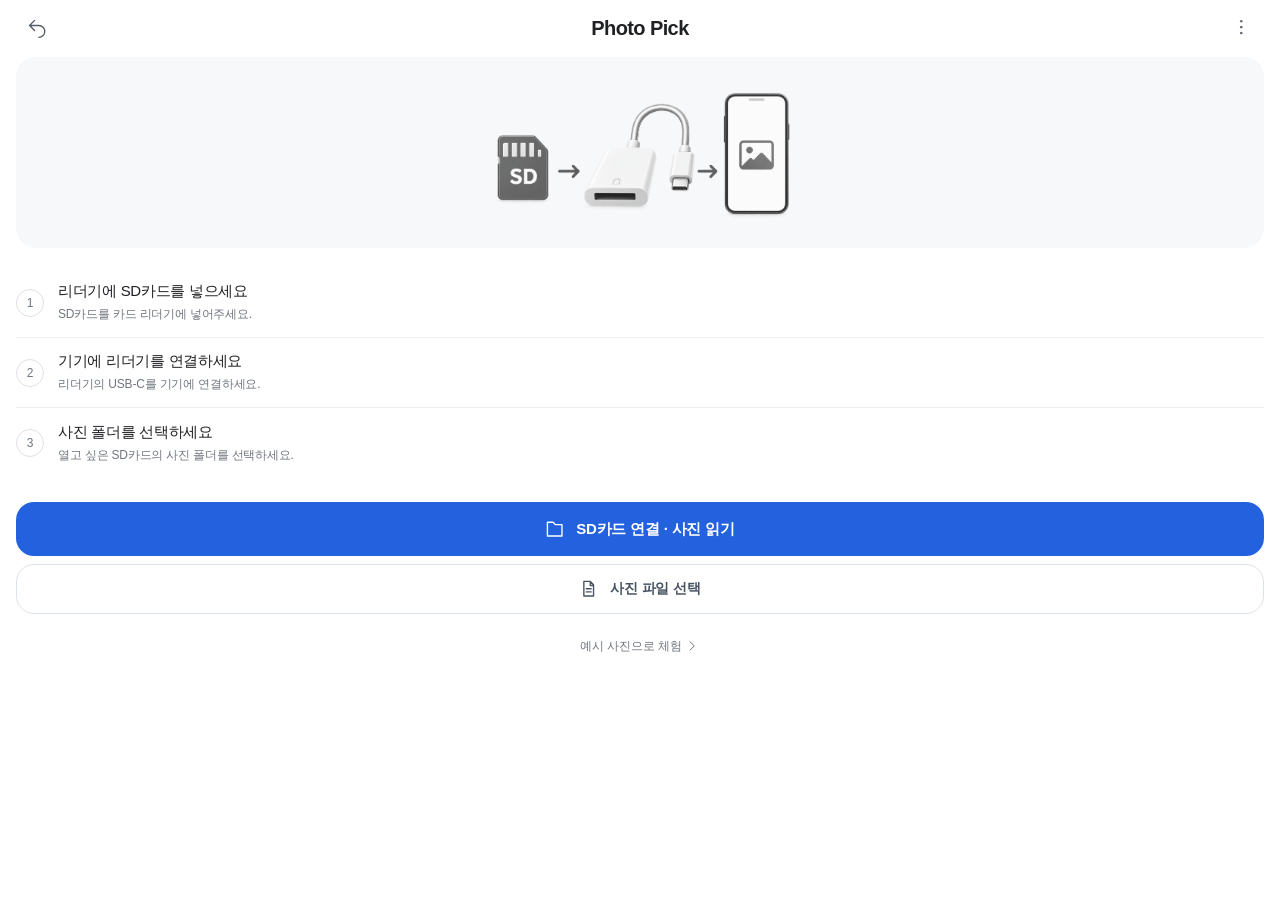
<file: android-app/app/src/main/assets/www/index.html>
<!doctype html>
<html lang="ko">
<head>
<meta charset="utf-8"><meta name="viewport" content="width=device-width,initial-scale=1">
<title>Photo Pick — 선택 경험 미리보기</title>
<style>
:root{--blue:#2461e8;--ink:#17253d;--muted:#8490a2;--line:#e8edf5;--wash:#f3f7ff}*{box-sizing:border-box}body{margin:0;background:#f4f6fa;color:var(--ink);font-family:Inter,"Pretendard","Noto Sans KR","Segoe UI",sans-serif}button{font:inherit;cursor:pointer;touch-action:manipulation}button:disabled{opacity:.42;cursor:default}.workspace{max-width:1100px;margin:48px auto;display:grid;grid-template-columns:1fr 410px;gap:72px;padding:0 32px}.eyebrow{font-size:11px;color:var(--blue);letter-spacing:2px;font-weight:700}.intro{padding-top:44px}h1{font-size:42px;letter-spacing:-2px;font-weight:600;line-height:1.35;margin:18px 0}p{line-height:1.8;color:#69768b;font-size:14px}.tabs{display:flex;gap:7px;margin:28px 0 24px}.tabs button{border:1px solid var(--line);background:white;border-radius:24px;padding:11px 18px;color:#69768b;font-size:13px}.tabs button.active{background:var(--ink);border-color:var(--ink);color:white}.concept{max-width:450px;min-height:130px}.concept h2{font-size:20px;font-weight:600;margin:0 0 8px}.flow{display:flex;gap:12px;align-items:center;margin-top:30px;font-size:12px;color:#8390a4}.flow b{color:var(--ink);font-weight:500}.steps{margin-top:36px;border-top:1px solid var(--line);padding-top:20px}.steps p{font-size:12px;margin:7px 0}.phone{width:390px;min-height:790px;background:white;border:1px solid #dfe5ef;border-radius:38px;box-shadow:0 22px 70px #293e6712;overflow:hidden;position:relative;padding:0 20px 18px}.status{height:39px;display:flex;justify-content:space-between;align-items:center;padding:0 8px;font-size:11px;font-weight:600}.status span:last-child{font-size:10px;letter-spacing:2px}.header{display:flex;justify-content:space-between;align-items:center;padding:14px 1px 18px}.wordmark{font-size:22px;letter-spacing:-1px;font-weight:600}.badge{font-size:10px;border-radius:20px;background:var(--wash);color:var(--blue);padding:7px 10px}.session{display:flex;justify-content:space-between;align-items:center;margin:0 0 13px;font-size:12px}.session span{color:var(--muted);font-size:11px}.progress{height:3px;background:#edf1f7;border-radius:3px;margin-bottom:18px;overflow:hidden}.progress i{display:block;background:var(--blue);height:100%;transition:width .3s}.card{height:455px;border-radius:22px;overflow:hidden;position:relative;background:#202830;user-select:none;touch-action:none}.card img{width:100%;height:100%;object-fit:contain;pointer-events:none}.card:after{content:"";position:absolute;inset:55% 0 0;background:linear-gradient(transparent,#0b142852);pointer-events:none}.photo-meta{position:absolute;top:16px;left:16px;color:white;font-size:10px;padding:6px 9px;border-radius:15px;background:#15273a3b;backdrop-filter:blur(8px)}.overlay{position:absolute;bottom:21px;left:0;right:0;z-index:2;display:flex;justify-content:center;gap:16px}.action{width:58px;height:58px;border:1px solid #ffffffa3;border-radius:50%;background:#ffffffee;color:#40536a;box-shadow:0 4px 18px #05111d16;display:flex;justify-content:center;align-items:center;font-size:25px}.action.primary{background:var(--blue);border-color:var(--blue);color:white;width:66px;height:66px;margin-top:-4px}.action svg{width:23px;height:23px;fill:none;stroke:currentColor;stroke-width:1.8;stroke-linecap:round;stroke-linejoin:round}.legend{display:flex;justify-content:center;gap:28px;font-size:10px;color:var(--muted);margin-top:13px}.toolbar{display:flex;justify-content:space-between;align-items:center;margin:23px 0 14px}.subtle{background:none;border:0;font-size:11px;color:#75849a;padding:7px 0}.counter{font-size:12px;color:var(--blue)}.cta{display:block;width:100%;background:var(--blue);color:white;border:0;border-radius:14px;padding:15px;font-weight:500;font-size:13px}.cta.secondary{background:var(--wash);color:var(--blue);margin-top:10px}.demo-note{font-size:9px;color:#99a3b2;text-align:center;margin:16px 0 0}.filmstrip{display:flex;gap:7px;padding:13px 0 0;overflow-x:auto}.thumb{height:53px;width:44px;flex-shrink:0;object-fit:cover;border-radius:6px;border:2px solid transparent;opacity:.55;cursor:pointer}.thumb.active{border-color:var(--blue);opacity:1}.grid{display:grid;grid-template-columns:repeat(3,1fr);gap:7px;max-height:490px;overflow:auto}.tile{position:relative;height:146px;border:0;border-radius:11px;overflow:hidden;padding:0;background:#bacde1}.tile img{width:100%;height:100%;object-fit:cover}.check{position:absolute;right:8px;top:8px;width:21px;height:21px;border:1.5px solid white;border-radius:50%;background:#23324933;color:white;font-size:12px;display:grid;place-items:center}.tile.selected .check{background:var(--blue);border-color:var(--blue)}.tile.selected{outline:2px solid var(--blue);outline-offset:-2px}.grid-help{font-size:11px;text-align:center;color:var(--muted);margin:12px 0}.screen-title{font-size:26px;font-weight:600;letter-spacing:-1px;margin:25px 0 8px}.screen-copy{font-size:12px;color:var(--muted);margin-bottom:24px}.summary-grid{display:grid;grid-template-columns:repeat(2,1fr);gap:8px;height:346px;overflow:auto;margin-bottom:22px}.summary-grid img{height:164px;width:100%;object-fit:cover;border-radius:12px}.empty{padding:70px 20px;text-align:center;color:#8390a4;background:var(--wash);border-radius:18px;margin-bottom:20px;font-size:13px}.transfer{height:460px;display:flex;flex-direction:column;justify-content:center;align-items:center}.ring{height:105px;width:105px;border-radius:50%;background:var(--wash);display:grid;place-items:center;color:var(--blue);font-size:28px;letter-spacing:-1px}.transfer h3{font-size:20px;font-weight:500}.transfer p{font-size:12px;text-align:center;margin:0}.share-preview{height:340px;position:relative;border-radius:20px;overflow:hidden;margin:25px 0}.share-preview img{width:100%;height:100%;object-fit:cover}.share-preview span{position:absolute;left:15px;bottom:15px;color:white;background:#15273a55;border-radius:15px;padding:7px 10px;font-size:10px}.toast{position:absolute;bottom:99px;left:24px;right:24px;background:#17253ded;border-radius:12px;color:white;padding:13px;text-align:center;font-size:11px;z-index:5}.modal{position:absolute;inset:0;background:#15233ade;z-index:4;padding:68px 20px 0;backdrop-filter:blur(6px)}.modal .card{height:530px}.close{position:absolute;right:25px;top:35px;border:0;background:white;border-radius:50%;width:30px;height:30px;color:var(--ink)}.done-card{display:grid;place-items:center;height:455px;background:var(--wash);border-radius:22px;text-align:center;padding:30px}.done-card h3{font-size:23px;font-weight:500}.done-card p{font-size:12px}.key{display:inline-block;border:1px solid #dce3ee;border-radius:5px;padding:1px 5px;font-size:10px;color:#8490a2}@media(max-width:790px){.workspace{display:flex;flex-direction:column;gap:20px;margin:20px auto;align-items:center;padding:0 15px}.intro{max-width:390px;padding:0}h1{font-size:27px;margin:12px 0}.concept{min-height:auto}.concept h2{font-size:17px}.concept p{font-size:12px}.tabs{margin:16px 0}.flow,.steps{display:none}.phone{width:min(390px,100%);border-radius:30px}.eyebrow{font-size:9px}}@media(prefers-reduced-motion:reduce){*{transition:none!important}}
.action-item{display:flex;flex-direction:column;align-items:center;gap:7px;justify-content:flex-end}.action-item span{color:white;font-size:10px;text-shadow:0 1px 5px #0008}.overlay{gap:20px}.action.good{background:#e9f1ff;color:#2461e8;border-color:#dae6ff}.action.best{background:#2461e8;color:white;border-color:#2461e8}.action.active{outline:2px solid white;outline-offset:4px}.action.primary{width:58px;height:58px;margin:0}.overlay{gap:18px}.grade-badge{position:absolute;top:8px;right:8px;border-radius:20px;padding:4px 7px;background:#fff;color:#516076;font-size:11px}.grade-badge.keep{background:#e5efff;color:#2461e8}.grade-badge.best{background:#2461e8;color:white}.film-item{position:relative;flex-shrink:0}.film-item .grade-badge{top:2px;right:2px;padding:1px 3px;font-size:9px}.summary-counts{display:flex;gap:5px;flex-wrap:wrap;margin-bottom:14px}.summary-counts span{padding:7px;border-radius:9px;background:#f3f6fa;font-size:10px}.filters{display:flex;gap:7px;margin:15px 0}.filters button{flex:1;border:1px solid #e0e7f2;background:white;color:#75849a;border-radius:10px;padding:10px 6px;font-size:11px}.filters button.active{border-color:#2461e8;background:#f3f7ff;color:#2461e8}.summary-grid{height:290px}.summary-grid .tile{height:140px}.clear-rating{display:block;margin:15px auto;color:white;background:none;border:0;font-size:12px}.grid-help{margin:10px 0}.rating-footer{font-size:10px;color:#8a95a6;margin-top:8px;text-align:center}.final-shell{display:flex;justify-content:center;padding:20px 12px 35px}.phone{width:420px;min-height:820px;padding:0 22px 18px}.subtle{font-size:12px;min-height:38px}.cta{font-size:15px;min-height:50px}.screen-copy{font-size:13px;line-height:1.65}.action-item span{font-size:12px}.photo-meta{font-size:12px}.session{font-size:14px}.session span{font-size:12px}.counter{font-size:13px}.grid-help{font-size:12px}.demo-note{font-size:10px;line-height:1.5}.summary-counts span{font-size:12px}.filters button{font-size:12px;min-height:46px}.mode-switch{display:flex;gap:5px;padding:4px;background:#f2f5fa;border-radius:12px;margin-bottom:15px}.mode-switch button{flex:1;padding:10px;background:none;color:#8590a2;border:0;border-radius:9px;font-size:13px}.mode-switch button.active{background:white;color:#2461e8;box-shadow:0 1px 5px #192f5420}.session-actions{display:flex;justify-content:space-between;margin:7px 0}.hero{height:265px;border-radius:22px;overflow:hidden;margin:24px 0;background:#e6eef8}.hero img{width:100%;height:100%;object-fit:cover}.start-title{font-size:28px;line-height:1.4;letter-spacing:-1px;margin:32px 0 12px}.folder-panel{border:1px solid #e2e9f4;border-radius:18px;padding:20px;margin:30px 0;background:#f8faff}.folder-panel b{display:block;font-size:17px;margin-bottom:8px}.folder-panel p{font-size:13px;margin:0}.small-note{font-size:12px;line-height:1.6;color:#8894a6}.album-filters{display:flex;gap:6px;flex-wrap:wrap;margin-bottom:14px}.album-filters button{padding:7px 10px;min-height:36px;font-size:11px;border:1px solid #e3e9f1;background:white;border-radius:18px;color:#7a879b}.album-filters button.active{background:#edf3ff;color:#2461e8;border-color:#acc5ff}@media(max-width:480px){.final-shell{padding:0}.phone{border:0;border-radius:0;box-shadow:none;width:100%;min-height:100vh;padding:0 18px 18px}.card{height:min(470px,58vh);min-height:350px}.modal{position:fixed;max-width:420px;margin:auto}.status{height:30px}}.hint{font-size:12px;color:#8794a8;text-align:center;line-height:1.7;margin:12px 0}.blue{color:#2461e8}.grade-badge.unrated{font-size:10px;background:#ffffffdc;color:#6d798b}.scan-grid{margin-bottom:25px;max-height:310px}.detail-top{display:flex;align-items:center;justify-content:space-between;color:white;margin-bottom:13px}.detail-top button{width:44px;height:44px;border:0;border-radius:50%;background:#ffffff24;color:white;font-size:22px}.detail-top span{font-size:14px}.modal{padding:38px 20px 0}.modal .card{height:530px}.sheet-backdrop{position:absolute;inset:0;background:#162b476b;display:flex;align-items:flex-end;z-index:10}.sheet{background:white;border-radius:25px 25px 0 0;padding:25px 22px 30px;width:100%;box-shadow:0 -10px 60px #13284a12}.sheet h3{font-size:22px;margin:0 0 15px}.sheet p{font-size:14px;line-height:1.65}.sheet .grid{max-height:370px;overflow:auto;margin:18px 0}.summary-counts span{font-size:13px}.album-filters button{font-size:12px}.subtle{font-size:14px}.hint{font-size:12px}.summary-grid{height:265px;grid-auto-rows:140px;align-content:start}.card{height:450px}.saved-sheet .tile{height:120px}@media(max-width:480px){.modal .card{height:min(530px,67vh)}.sheet-backdrop{position:fixed;max-width:420px;margin:auto}.card{height:min(455px,54vh)}}@media(prefers-reduced-motion:reduce){*{scroll-behavior:auto}}.album-filters button{font-size:14px}.summary-counts span{font-size:14px}.filters button{font-size:14px}.session span,.counter,.photo-meta{font-size:14px}.hint{font-size:14px}.mode-switch button{font-size:14px}.grid-help{font-size:14px}.small-note{font-size:14px}.scan-grid .tile{height:135px}.connect-guide{display:flex;gap:9px;align-items:center;font-size:13px;background:#f3f7ff;padding:22px 12px;border-radius:16px;margin:26px 0;color:#546c8b}.connect-guide b{color:#2461e8}.input-message{background:#f3f7ff;padding:14px;border-radius:12px;color:#2461e8;font-size:14px}.reading-layer{position:absolute;inset:0;background:#fffffff2;display:flex;flex-direction:column;align-items:center;justify-content:center;z-index:15}.reading-layer p{font-size:14px}.filename{font-size:11px;display:inline-block;max-width:260px;overflow:hidden;text-overflow:ellipsis;white-space:nowrap;opacity:.9}.image-error{position:absolute;top:45%;left:8px;right:8px;text-align:center;color:#49617c;font-size:12px;pointer-events:none}.session b{max-width:230px;overflow:hidden;text-overflow:ellipsis;white-space:nowrap}.small-note{line-height:1.8}
/* Reference-aligned visual layer. State and file reading remain unchanged. */
:root{--blue:#0064ff;--ink:#080f43;--muted:#707ba9;--wash:#edf4fd;--line:#e2ebf7}body{background:radial-gradient(ellipse at top,#fff 0,#f1f8fe 72%);font-family:"Pretendard","Noto Sans KR","Malgun Gothic","Segoe UI",sans-serif;color:var(--ink)}.final-shell{padding:28px 16px;min-height:100vh;align-items:flex-start}.phone{width:394px;min-height:702px;padding:0 17px 12px;border:0;border-radius:22px;box-shadow:0 4px 30px #8bbbde29;background:#fff;overflow:hidden}.header{height:79px;padding:17px 0 14px;display:grid;grid-template-columns:34px 1fr 34px;text-align:center;align-items:start}.header h1{font-size:21px;line-height:1.45;letter-spacing:-.8px;font-weight:750;margin:2px 0 0}.header p{font-size:14px;line-height:1.5;margin:2px 0 0;color:var(--muted)}.icon-button{background:transparent;border:0;color:var(--ink);width:34px;height:36px;display:grid;place-items:center;padding:4px}.icon-button svg{width:25px;height:25px;fill:none;stroke:currentColor;stroke-width:2;stroke-linecap:round;stroke-linejoin:round}.header #screen-menu svg{width:22px;fill:currentColor;stroke-width:1}.cta{display:flex;align-items:center;justify-content:center;gap:16px;border-radius:21px;min-height:56px;font-size:16px;font-weight:650;padding:12px 10px;background:var(--blue);color:#fff;border:0;letter-spacing:-.3px}.cta svg,.demo-link svg{width:26px;height:26px;fill:none;stroke:currentColor;stroke-width:2;stroke-linecap:round;stroke-linejoin:round}.cta.secondary{background:linear-gradient(120deg,#edf5fe,#eaf2fc);color:var(--blue)}.connection-art{height:231px;margin:0 -3px 8px;display:flex;align-items:center;justify-content:center}.connection-art img{width:100%;height:100%;object-fit:contain}.connection-steps{list-style:none;display:flex;flex-direction:column;gap:8px;padding:0;margin:0 0 20px}.connection-steps li{display:flex;gap:23px;align-items:center;background:linear-gradient(110deg,#eff6fe,#f3f7fd);border-radius:16px;padding:10px 16px;min-height:63px}.connection-steps li>span{width:36px;height:36px;flex-shrink:0;display:grid;place-items:center;border-radius:50%;background:var(--blue);box-shadow:inset 0 2px 6px #76b3ff99;color:#fff;font-size:20px}.connection-steps b{font-size:15px;letter-spacing:-.6px;white-space:nowrap}.connection-steps p{font-size:12px;line-height:1.5;color:var(--muted);margin:3px 0 0;letter-spacing:-.4px}.file-cta{min-height:50px!important;border:1px solid #dce8f7!important;color:#536494!important;font-size:15px!important;margin-top:8px!important}.demo-link{display:flex;align-items:center;justify-content:center;gap:3px;color:var(--muted);background:none;border:0;margin:10px auto 0;font-size:13px;padding:0;min-height:20px}.demo-link svg{width:15px;height:15px;stroke-width:1.7}.resume-panel{background:#f1f6ff;border-radius:12px;padding:10px 12px;margin:-9px 0 12px;font-size:12px;color:var(--muted)}.resume-panel small{display:block;margin-top:5px}.resume-panel button{display:flex;align-items:center;gap:5px;min-height:28px;padding:3px 0}.resume-panel svg{width:15px;height:15px;fill:none;stroke:currentColor;stroke-width:2}.folder-panel{display:flex;align-items:center;gap:22px;padding:14px 18px;background:linear-gradient(130deg,#edf7ff,#f2f7fc);border:0;border-radius:16px;margin:0 0 15px;min-height:73px}.folder-panel>svg{width:41px;height:41px;fill:#559eff;stroke:#448eff;stroke-width:1;flex-shrink:0}.folder-panel b{font-size:16px;line-height:1.5;margin:0 0 1px;overflow-wrap:anywhere}.folder-panel p{font-size:13px;color:var(--muted);line-height:1.5}.scan-grid{grid-template-columns:repeat(2,1fr);gap:7px;max-height:none;margin:0}.scan-grid .tile{height:160px;border-radius:9px}.scan-check{position:absolute;right:9px;top:9px;border-radius:50%;background:#fff;width:36px;height:36px;color:var(--blue);border:2px solid white;display:grid;place-items:center;box-shadow:0 2px 10px #0001}.scan-check svg{height:24px;width:24px;stroke:currentColor;stroke-width:2.8;fill:none}.scan-grid .tile:last-child .scan-check{background:var(--blue);color:#fff}.scan-progress{display:flex;align-items:center;gap:12px;margin:20px 3px 22px}.scan-progress .progress{height:12px;margin:0;flex:1;border-radius:10px;background:#edf3fd}.scan-progress .progress i{border-radius:10px}.scan-progress>span{font-size:15px;color:var(--muted)}.scan-caption{text-align:center;margin:0 0 19px}.scan-caption h2{font-size:19px;letter-spacing:-.5px;margin:0 0 3px;font-weight:750}.scan-caption strong{color:var(--blue);font-size:23px}.scan-caption p{font-size:13px;color:var(--muted);margin:0;line-height:1.7}.mode-switch{height:40px;padding:0;gap:0;border-radius:25px;background:#eaf2fd;margin:3px 0 13px;overflow:hidden}.mode-switch button{padding:7px;border-radius:25px;font-size:14px;font-weight:650;color:var(--ink)}.mode-switch button.active{background:var(--blue);color:white;box-shadow:none}.card{height:484px;min-height:0;border-radius:17px;background:#edf3f9}.demo-card img{object-fit:cover}.real-card img{object-fit:contain}.card:after{inset:62% 0 0;background:linear-gradient(transparent,#000b)}.photo-meta{background:#101b3780;top:10px;left:10px;max-width:90%;font-size:11px}.overlay{bottom:18px;gap:27px}.action{width:76px;height:76px;border:2px solid #ffffff26;background:#6b707ddd;color:white;box-shadow:0 3px 16px #0002}.action.good{background:#fff;color:var(--blue);border-color:#fff}.action.best{background:var(--blue);color:#fff;border-color:var(--blue)}.action svg{width:36px;height:36px;stroke-width:1.8}.action.best svg{fill:currentColor}.action-item{gap:6px}.action-item span{font-size:15px;font-weight:650;text-shadow:0 2px 4px #000;letter-spacing:-.6px}.results-cta{margin-top:14px!important;min-height:51px;font-size:16px}.results-cta svg{stroke-width:4;width:25px}.gesture-hint{font-size:11px;color:#7784aa;text-align:center;line-height:1.4;margin:8px 0 0}.summary-counts{display:block;border-radius:16px;background:linear-gradient(120deg,#eff5fd,#f5f8fc);padding:3px 13px;margin:5px 0 9px}.rating-row{display:flex;align-items:center;gap:15px;height:44px;border-bottom:1px solid #e3ebf6;font-size:15px}.rating-row:last-child{border:0}.rating-row b{font-weight:650;flex:1;letter-spacing:-.4px}.rating-row strong{font-size:19px;color:var(--blue);font-weight:650}.rating-row:nth-child(n+3) strong{color:var(--muted)}.summary-counts .rating-symbol{height:32px;width:32px;border-radius:50%;padding:5px;background:#fff;color:var(--blue);display:grid;place-items:center;flex-shrink:0}.rating-symbol svg{width:23px;height:23px;fill:none;stroke:currentColor;stroke-width:1.8;stroke-linecap:round;stroke-linejoin:round}.summary-counts .rating-symbol.best{background:var(--blue);color:#fff}.rating-symbol.best svg{fill:currentColor}.summary-counts .rating-symbol.skip{background:#737988;color:white}.summary-counts .rating-symbol.unrated{background:#a5abba;color:white}.rating-symbol i{width:19px;height:19px;border:2px solid white;border-radius:50%}.continue-cta{min-height:47px;border-radius:17px;font-size:15px;gap:12px;margin:0 0 14px!important}.continue-cta svg:first-child{width:22px;stroke-width:3.5}.continue-cta svg:last-child{width:16px}.filters{gap:0;background:#edf4fd;border-radius:18px;overflow:hidden;margin:0 0 12px}.filters button{font-size:12px;min-height:40px;border:0;background:none;color:var(--ink);border-radius:18px;white-space:nowrap;font-weight:650;padding:7px 3px}.filters button.active{background:var(--blue);color:#fff}.summary-grid{grid-template-columns:repeat(4,minmax(0,1fr));gap:5px;height:184px;grid-auto-rows:89px;max-height:184px;margin:0 0 18px;overflow:auto}.summary-grid .tile{height:89px;border-radius:8px}.summary-grid img{height:100%;border-radius:0}.grade-badge{top:5px;right:5px;width:27px;height:27px;display:grid;place-items:center;border:1.5px solid #fff;padding:0;font-size:19px;box-shadow:0 2px 7px #183a5520}.grade-badge svg{width:20px;height:20px;fill:none;stroke:currentColor;stroke-width:1.8;stroke-linecap:round;stroke-linejoin:round}.grade-badge.best svg{fill:currentColor}.grade-badge.unrated{font-size:8px;width:35px}.grade-badge.keep{background:#fff;color:var(--blue);font-size:16px}.hint{font-size:13px;margin:15px 0 0;color:var(--muted);line-height:1.6}.summary-empty{height:184px;display:grid;place-content:center;margin:0 0 18px;padding:25px 15px;font-size:13px}.album-filters{gap:5px;margin:0 0 12px}.album-filters button{font-size:11px;min-height:32px;padding:5px 8px}.album-filters button.active{background:var(--blue);color:#fff;border-color:var(--blue)}.album-grid{height:440px;max-height:440px;align-content:start;grid-template-columns:repeat(3,1fr);gap:6px}.album-grid .tile{height:142px;border-radius:9px}.sheet{color:var(--ink)}.sheet .cta{margin-top:8px}.modal .card{height:min(530px,69vh)}.done-card{height:484px}.reading-layer .ring{background:var(--wash)}button:focus-visible{outline:3px solid #7cb7ff;outline-offset:3px}.input-message{font-size:12px;margin:12px 0 0}.photo-meta .filename{font-size:11px;max-width:260px}
@media(max-width:480px){.final-shell{padding:0;background:white}.phone{width:100%;max-width:420px;min-height:100dvh;border-radius:0;padding:0 17px 14px;box-shadow:none}.header{height:79px}.card{height:clamp(370px,62vh,570px)}.connection-art{height:clamp(180px,29vh,265px)}.scan-grid .tile{height:clamp(140px,21vh,180px)}.summary-grid{height:184px}.overlay{gap:clamp(17px,6vw,30px)}.action{width:clamp(66px,19vw,80px);height:clamp(66px,19vw,80px)}.connection-steps li{gap:18px}.connection-steps b{font-size:14px}.connection-steps p{font-size:11px}.modal,.sheet-backdrop{max-width:420px}.scan-caption{margin-bottom:18px}}

/* Persona review: visual clarity and touch targets; rating logic unchanged. */
:root{--muted:#59678f}
.header{grid-template-columns:44px minmax(0,1fr) 44px}
.icon-button{width:44px;height:44px}
.header[data-screen="pick"]{grid-template-columns:78px minmax(0,1fr) 78px}
.header[data-screen="pick"] #screen-back{display:flex;align-items:center;justify-content:flex-start;gap:2px;width:78px;font-size:12px;white-space:nowrap}
.header[data-screen="pick"] #screen-back svg{width:21px;height:21px;flex-shrink:0}
.header #screen-menu{justify-self:end}
.demo-link{min-height:44px}
.mode-switch{height:44px}
.mode-switch button,.filters button,.album-filters button{min-height:44px}
.filters button,.album-filters button{font-size:13px}
.connection-steps p{font-size:12px;color:var(--muted)}
.gesture-hint{font-size:12px;color:var(--muted)}
.original-note{font-size:12px;color:var(--muted);text-align:center;margin:3px 0 0;line-height:1.5}
.cta.secondary{color:#0057df}
.file-cta{color:#4e5e87!important}
@media(max-width:480px){.connection-steps p{font-size:12px}.connection-steps b{white-space:normal}}
@media(max-width:480px) and (max-height:700px){.card{height:clamp(290px,calc(100dvh - 254px),440px);min-height:0}.modal .card{height:clamp(280px,calc(100dvh - 180px),440px);min-height:0}}
</style>
<link rel="stylesheet" href="assets/premium.css">
<link rel="stylesheet" href="assets/native-app.css">
<link rel="stylesheet" href="assets/ui-polish.css">
<link rel="stylesheet" href="assets/quiet-glass.css"></head>
<body>
<main class="final-shell"><section class="phone" aria-label="Photo Pick 최종 프로토타입"><div class="brand-strip"><span>PHOTO<span class="brand-accent">PICK</span></span><span class="brand-caption">YOUR CAMERA LIBRARY</span></div><header class="header" id="screen-header"></header><div id="app"></div><div id="layer"></div><input id="directory-input" type="file" webkitdirectory multiple accept=".jpg,.jpeg,image/jpeg" hidden><input id="files-input" type="file" multiple accept=".jpg,.jpeg,image/jpeg" hidden></section></main>
<script src="assets/asset-manifest.js"></script>
<script>
const demoPhotos = [
 ['photo-1519608487953-e999c86e7455','도시의 저녁'],['photo-1519501025264-65ba15a82390','맨해튼의 빛'],['photo-1477959858617-67f85cf4f1df','골목의 오후'],['photo-1514565131-fce0801e5785','도시 산책'],['photo-1449824913935-59a10b8d2000','거리의 순간'],['photo-1480714378408-67cf0d13bc1b','늦은 오후'],['photo-1519608487953-e999c86e7455','늦은 밤 산책'],['photo-1514924013411-cbf25faa35bb','여행의 기록'],['photo-1511818966892-d7d671e672a2','도시의 선']
].map(([id,label],i)=>({id:i,label,url:window.PHOTO_PICK_ASSETS?.photos?.[i] || `https://images.unsplash.com/${id}?auto=format&fit=crop&w=900&q=85`}));
let sourcePhotos=demoPhotos;
const KEY='photopick.prototype.final.v1',SESSION='demo-city-v1';
const labels={skip:'별로',keep:'좋음',best:'아주 좋음'},symbols={skip:'×',keep:'✓',best:'★'};
const icons={skip:'<path d="m7 7 10 10M17 7 7 17"/>',keep:'<path d="M7 10v10H3V10zm0 0 5-7c2 0 2 2 1 5h5c2 0 2 2 1 4l-2 8H7"/>',best:'<path d="m12 3 2.8 5.7 6.2.9-4.5 4.4 1.1 6.2-5.6-3-5.6 3 1.1-6.2L3 9.6l6.2-.9z"/>'};
const fresh=()=>({version:2,session:SESSION,dataset:'demo',descriptors:demoPhotos.map(p=>({path:p.label,name:p.label,size:0,mtime:0})),folderName:'서울, 주말 산책',screen:'home',mode:'card',index:0,ratings:{},history:[],scope:'best',albumFilter:'all',hintSeen:false,imported:[],progress:0});
let state=fresh(),saved=null,storageOK=true,modalId=null,transferTimer=null,scanTimer=null,homeMessage='';
const app=document.querySelector('#app'),layer=document.querySelector('#layer');
const esc=v=>String(v).replace(/[&<>"']/g,c=>({'&':'&amp;','<':'&lt;','>':'&gt;','"':'&quot;',"'":'&#39;'}[c]));
function total(){return state.descriptors.length;}
function validRatings(r,n){return r&&typeof r==='object'&&!Array.isArray(r)&&Object.entries(r).every(([id,v])=>/^(0|[1-9]\d*)$/.test(id)&&Number(id)<n&&['skip','keep','best'].includes(v));}
function validSnapshot(s,n){return s&&Number.isInteger(s.index)&&s.index>=0&&s.index<=n&&validRatings(s.ratings,n);}
function validDescriptors(d){return Array.isArray(d)&&d.length>0&&d.every(x=>x&&typeof x.path==='string'&&typeof x.name==='string'&&Number.isSafeInteger(x.size)&&x.size>=0&&Number.isFinite(x.mtime));}
try{const raw=localStorage.getItem(KEY);if(raw){let data;try{data=JSON.parse(raw);}catch(e){data=null;}if(data&&data.version===1&&data.session===SESSION)data={...fresh(),...data,version:2};if(data&&data.version===2&&['demo','real'].includes(data.dataset)&&(data.dataset==='demo'?data.session===SESSION:data.session==='sd-jpeg-v1')&&validDescriptors(data.descriptors)&&typeof data.folderName==='string'&&(data.dataset!=='demo'||JSON.stringify(data.descriptors)===JSON.stringify(fresh().descriptors))&&validSnapshot(data,data.descriptors.length)&&['card','grid'].includes(data.mode)&&['best','combined'].includes(data.scope)&&['all','unrated','skip','keep','best'].includes(data.albumFilter)&&Array.isArray(data.history)&&data.history.every(x=>validSnapshot(x,data.descriptors.length))){saved={...fresh(),...data,screen:'home',imported:[],progress:0};state={...saved};if(state.dataset==='real')sourcePhotos=[];}}}catch(e){storageOK=false;}
function persist(){const data={version:2,session:state.session,dataset:state.dataset,descriptors:state.descriptors,folderName:state.folderName,index:state.index,ratings:{...state.ratings},history:state.history.slice(-40),mode:state.mode,scope:state.scope,albumFilter:state.albumFilter,hintSeen:state.hintSeen};saved={...fresh(),...data};try{localStorage.setItem(KEY,JSON.stringify(data));storageOK=true;}catch(e){storageOK=false;}}
function revokePhotos(){sourcePhotos.forEach(p=>{if(p.url.startsWith('blob:'))URL.revokeObjectURL(p.url);});}
function photoError(img){img.style.opacity='0';const box=img.parentElement;box.style.background='#d8e5f1';if(!box.querySelector('.image-error')){const note=document.createElement('span');note.className='image-error';note.textContent='이미지를 표시할 수 없어요';box.appendChild(note);}}
function icon(v){return `<svg viewBox="0 0 24 24" aria-hidden="true">${icons[v]}</svg>`;}
function img(p,extra=''){return `<img src="${p.url}" alt="${esc(p.label)}" ${extra} onerror="photoError(this)">`;}
function counts(){const c={skip:0,keep:0,best:0,unrated:0};state.descriptors.forEach((p,id)=>c[state.ratings[id]||'unrated']++);return c;}
function selected(){return sourcePhotos.filter(p=>state.ratings[p.id]==='best'||(state.scope==='combined'&&state.ratings[p.id]==='keep'));}
function firstUnrated(){const id=state.descriptors.findIndex((p,id)=>!state.ratings[id]);return id<0?total():id;}
function badge(p){const grade=state.ratings[p.id];return `<span class="grade-badge ${grade||'unrated'}">${grade?icon(grade):'미평가'}</span>`;}
function tile(p){return `<button class="tile" data-photo="${p.id}" aria-label="${esc(p.label)} · ${labels[state.ratings[p.id]]||'미평가'} · 평가하기">${img(p)}${badge(p)}</button>`;}
function actions(p){return `<div class="overlay">${['skip','keep','best'].map(v=>`<div class="action-item"><button class="action ${v==='keep'?'good':v==='best'?'best':''} ${state.ratings[p.id]===v?'active':''}" data-rate="${v}" aria-label="${labels[v]}" aria-pressed="${state.ratings[p.id]===v}">${icon(v)}</button><span>${labels[v]}</span></div>`).join('')}</div>`;}
function uiIcon(name){const paths={back:'<path d="m9 4-6 6 6 6M3 10h11a7 7 0 0 1 0 14"/>',menu:'<circle cx="12" cy="5" r="1"/><circle cx="12" cy="12" r="1"/><circle cx="12" cy="19" r="1"/>',folder:'<path d="M3 7V4h7l3 3h8v14H3z"/>',file:'<path d="M6 3h8l4 4v14H6zM14 3v5h4M9 12h6M9 16h6"/>',stats:'<path d="M5 13v8M12 5v16M19 9v12"/>',download:'<path d="M12 3v13m-6-6 6 6 6-6M3 16v5h18v-5"/>',play:'<path d="m8 4 13 8-13 8z"/>',right:'<path d="m9 5 7 7-7 7"/>',check:'<path d="m5 12 5 5 9-10"/>'};return `<svg viewBox="0 0 26 26" aria-hidden="true">${paths[name]||''}</svg>`;}
function card(p){return `<div class="card ${state.dataset==='demo'?'demo-card':'real-card'}" id="photo-card">${img(p)}${state.dataset==='real'?`<div class="photo-meta"><span class="filename">${esc(p.label)}</span></div>`:''}${actions(p)}</div>`;}
function header(){const c=counts(),titles={home:'SD카드 연결',scan:'사진 읽기',pick:'사진 평가',summary:'평가 결과',transfer:'사진 저장',ready:'저장 체험 완료'};document.querySelector('#screen-header').dataset.screen=state.screen;document.querySelector('#screen-header').innerHTML=`<button class="icon-button" id="screen-back" aria-label="${state.screen==='pick'?'이전 평가 되돌리기':'이전 화면'}">${uiIcon('back')}${state.screen==='pick'?'<span>되돌리기</span>':''}</button><div><h1>${titles[state.screen]}</h1>${state.screen==='pick'?`<p>${Math.min(state.index+1,total())} / ${total()}</p>`:state.screen==='summary'?`<p>${total()-c.unrated} / ${total()}장 평가 완료</p>`:''}</div><button class="icon-button" id="screen-menu" aria-label="메뉴">${uiIcon('menu')}</button>`;}
function render(){layer.innerHTML='';modalId=null;document.querySelector('.phone').dataset.screen=state.screen;header();const screens={home:home,scan:scan,pick:pick,summary:summary,transfer:transfer,ready:ready};screens[state.screen]();bind();}
function home(){const c=counts(),hasSession=!!saved,needsFiles=hasSession&&state.dataset==='real'&&!sourcePhotos.length;app.innerHTML=`<div class="connection-art"><img src="${window.PHOTO_PICK_ASSETS?.connection||'assets/connection-guide.png'}" alt="SD카드를 USB-C 카드 리더기에 넣고 휴대폰에 연결하는 순서"></div><ol class="connection-steps"><li><span>1</span><div><b>리더기에 SD카드를 넣으세요</b><p>SD카드를 카드 리더기에 넣어주세요.</p></div></li><li><span>2</span><div><b>기기에 리더기를 연결하세요</b><p>리더기의 USB-C를 기기에 연결하세요.</p></div></li><li><span>3</span><div><b>사진 폴더를 선택하세요</b><p>열고 싶은 SD카드의 사진 폴더를 선택하세요.</p></div></li></ol>${hasSession?`<div class="resume-panel"><span>${esc(state.folderName)} · ${total()-c.unrated} / ${total()}장 평가</span>${needsFiles?'<small>같은 폴더를 다시 선택하면 이어서 평가해요.</small>':`<button class="subtle blue" id="resume">이어서 평가 ${uiIcon('right')}</button>`}</div>`:''}<button class="cta" id="folder">${uiIcon('folder')}${needsFiles?'SD카드 폴더 다시 선택':'SD카드 폴더 선택'}</button><button class="cta secondary file-cta" id="files">${uiIcon('file')}사진 파일 선택</button><button class="demo-link" id="demo">예시 사진으로 체험 ${uiIcon('right')}</button>${homeMessage?`<p class="input-message" role="status">${esc(homeMessage)}</p>`:''}${storageOK?'':'<p class="small-note">이 브라우저에서는 이어하기 저장을 사용할 수 없어요.</p>'}`;}
function scan(){app.innerHTML=`<div class="folder-panel">${uiIcon('folder')}<div><b>${state.dataset==='demo'?'DCIM / 100_FUJI':esc(state.folderName)}</b><p>${state.dataset==='demo'?'SD카드 > DCIM > 100_FUJI':'SD카드 > '+esc(state.folderName)}</p></div></div><div class="grid scan-grid">${sourcePhotos.slice(0,4).map(p=>`<div class="tile">${img(p)}<span class="scan-check">${uiIcon('check')}</span></div>`).join('')}</div><div class="scan-progress"><div class="progress"><i style="width:${state.progress}%"></i></div><span>${state.progress===100?total():Math.floor(total()*state.progress/100)} / ${total()}</span></div><div class="scan-caption"><h2>JPEG <strong>${total()}장</strong>을 찾았어요</h2><p>사진은 아직 휴대폰에 저장되지 않았어요.</p></div><button class="cta" id="begin" ${state.progress<100?'disabled':''}>${uiIcon('stats')}평가 시작</button>`;}
function albumPhotos(){return sourcePhotos.filter(p=>state.albumFilter==='all'||(state.albumFilter==='unrated'?!state.ratings[p.id]:state.ratings[p.id]===state.albumFilter));}
function pick(){const c=counts(),shown=albumPhotos();app.innerHTML=`<nav class="mode-switch" aria-label="사진 보기"><button data-mode="card" class="${state.mode==='card'?'active':''}" aria-pressed="${state.mode==='card'}">한 장씩</button><button data-mode="grid" class="${state.mode==='grid'?'active':''}" aria-pressed="${state.mode==='grid'}">앨범</button></nav>${state.mode==='card'?(state.index<total()?card(sourcePhotos[state.index]):'<div class="done-card"><div><h3>모든 사진을 평가했어요</h3><button class="subtle" id="review">처음부터 다시 보기</button></div></div>'):`<div class="album-filters" aria-label="평가 필터">${[['all','전체',total()],['unrated','미평가',c.unrated],['best','아주 좋음',c.best],['keep','좋음',c.keep],['skip','별로',c.skip]].map(([v,label,n])=>`<button data-albumfilter="${v}" class="${state.albumFilter===v?'active':''}" aria-pressed="${state.albumFilter===v}">${label} ${n}</button>`).join('')}</div>${shown.length?`<div class="grid album-grid">${shown.map(tile).join('')}</div>`:'<div class="empty">이 등급의 사진이 없어요.</div>'}`}<button class="cta secondary results-cta" id="summary">${uiIcon('stats')}평가 결과 확인</button><p class="gesture-hint">${state.mode==='grid'?'사진을 눌러 평가 수정':'← 별로　·　→ 좋음　·　↑ 아주 좋음'}</p><p class="original-note">평가해도 원본 사진은 그대로예요.</p>`;}
function summary(){const c=counts(),photos=selected();app.innerHTML=`<div class="summary-counts">${[['best','아주 좋음'],['keep','좋음'],['skip','별로'],['unrated','미평가']].map(([v,label])=>`<div class="rating-row"><span class="rating-symbol ${v}">${v==='unrated'?'<i></i>':icon(v)}</span><b>${label}</b><strong>${c[v]}장</strong></div>`).join('')}</div>${c.unrated?`<button class="cta secondary continue-cta" id="unrated">${uiIcon('play')}미평가 ${c.unrated}장 이어서 평가 ${uiIcon('right')}</button>`:''}<div class="filters" aria-label="저장할 등급"><button data-scope="best" class="${state.scope==='best'?'active':''}" aria-pressed="${state.scope==='best'}">아주 좋음만 ${c.best}장</button><button data-scope="combined" class="${state.scope==='combined'?'active':''}" aria-pressed="${state.scope==='combined'}">좋음까지 포함 ${c.keep+c.best}장</button></div>${photos.length?`<div class="summary-grid">${photos.map(tile).join('')}</div>`:'<div class="empty summary-empty">아직 고른 사진이 없어요.<br>사진을 평가하거나 저장할 등급을 바꿔주세요.</div>'}<button class="cta" id="import" ${photos.length?'':'disabled'}>${uiIcon('download')}${photos.length}장 저장 진행 체험</button><p class="hint">사진 저장은 아직 체험 기능입니다.</p><button class="demo-link" id="all">전체 평가 보기 ${uiIcon('right')}</button>`;}
function transfer(){const total=state.imported.length,completed=Math.floor(state.progress/100*total);app.innerHTML=`<div class="transfer"><div class="ring" id="percent">${state.progress}%</div><h3>저장 체험 진행 중</h3><p id="transfer-count">${completed} / ${total}장</p><p>실제 파일 복사는 실행되지 않아요.</p></div><div class="progress"><i id="transfer-bar" style="width:${state.progress}%"></i></div><button class="cta secondary" id="cancel">취소하고 결과로 돌아가기</button>`;}
function ready(){app.innerHTML=`<h2 class="screen-title">저장 체험 완료</h2><p class="screen-copy">${state.imported.length}장의 저장 과정을 체험했어요.</p><div class="share-preview">${img(state.imported[0]||sourcePhotos[0])}<span>${state.imported.length}장</span></div><button class="cta" id="saved-photos">선택한 사진 보기</button><p class="hint">실제 파일은 아직 저장되지 않았어요.</p><button class="subtle" id="back">다시 평가</button>`;}
function startFolder(){confirmCandidate({dataset:'demo',photos:demoPhotos,descriptors:fresh().descriptors,folderName:'서울, 주말 산책'});}
function confirmFolder(){document.querySelector('#directory-input').value='';document.querySelector('#directory-input').click();}
async function readSelection(files){if(!files.length)return;const originalScreen=state.screen;layer.innerHTML='<div class="reading-layer" role="status"><div class="ring" id="read-progress">0%</div><p>선택한 파일을 확인하는 중</p></div>';const jpeg=[];for(let i=0;i<files.length;i++){const f=files[i];if(/\.jpe?g$/i.test(f.name))jpeg.push(f);if(i%100===0||i===files.length-1){document.querySelector('#read-progress').textContent=Math.round((i+1)/files.length*100)+'%';await new Promise(resolve=>setTimeout(resolve,0));}}layer.innerHTML='';if(!jpeg.length){homeMessage='JPEG 사진이 없어요. JPG 또는 JPEG가 있는 폴더를 선택해 주세요.';if(originalScreen==='home')render();return;}jpeg.sort((a,b)=>a.lastModified-b.lastModified||(a.webkitRelativePath||a.name).localeCompare(b.webkitRelativePath||b.name));const descriptors=jpeg.map(f=>({path:f.webkitRelativePath||f.name,name:f.name,size:f.size,mtime:f.lastModified}));const relative=jpeg[0].webkitRelativePath;const folderName=relative?relative.split('/')[0]:'선택한 사진';confirmCandidate({dataset:'real',files:jpeg,descriptors,folderName});}
function confirmCandidate(candidate){const same=saved&&saved.dataset===candidate.dataset&&JSON.stringify(saved.descriptors)===JSON.stringify(candidate.descriptors);if(!saved||same){activateCandidate(candidate,same);return;}layer.innerHTML=`<div class="sheet-backdrop"><section class="sheet" role="dialog" aria-modal="true" aria-labelledby="restart-title"><h3 id="restart-title">다른 사진으로 시작할까요?</h3><p>기존 평가를 지우고<br>${esc(candidate.folderName)}의 사진 ${candidate.descriptors.length}장을 불러와요.</p><p>원본 사진은 변경하지 않아요.</p><button class="cta" id="confirm-new">새로 시작</button><button class="cta secondary" id="close-sheet">취소</button></section></div>`;layer.querySelector('#confirm-new').onclick=()=>activateCandidate(candidate,false);layer.querySelector('#close-sheet').onclick=()=>layer.innerHTML='';}
function activateCandidate(candidate,same){clearInterval(scanTimer);clearInterval(transferTimer);revokePhotos();sourcePhotos=candidate.dataset==='real'?candidate.files.map((f,id)=>({id,label:f.name,mtime:f.lastModified,url:URL.createObjectURL(f)})):demoPhotos;state=same?{...fresh(),...saved,screen:'scan',imported:[],progress:100}:{...fresh(),dataset:candidate.dataset,descriptors:candidate.descriptors,folderName:candidate.folderName,session:candidate.dataset==='real'?'sd-jpeg-v1':SESSION,screen:'scan',progress:100};homeMessage='';persist();render();}
function resume(){if(state.dataset==='real'&&!sourcePhotos.length){confirmFolder();return;}state={...fresh(),...saved,screen:'pick',imported:[],progress:0};state.index=firstUnrated();if(state.index===total())state.screen='summary';render();}
function update(id,value,advance=false){state.history.push({index:state.index,ratings:{...state.ratings}});if(value)state.ratings[id]=value;else delete state.ratings[id];state.hintSeen=true;if(advance){const next=sourcePhotos.find(p=>p.id>id&&!state.ratings[p.id]);state.index=next?next.id:firstUnrated();if(state.index===total())state.screen='summary';}persist();render();}
function rate(value){if(modalId!==null){update(modalId,value);return;}if(state.screen==='pick'&&state.mode==='card'&&state.index<total())update(state.index,value,true);}
function undo(){const previous=state.history.pop();if(!previous)return;state.index=previous.index;state.ratings=previous.ratings;persist();render();}
function openPhoto(id){modalId=id;layer.innerHTML=`<div class="modal" role="dialog" aria-modal="true" aria-label="사진 평가"><div class="detail-top"><button id="previous" ${id===0?'disabled':''} aria-label="이전 사진">←</button><span>${id+1} / ${total()}</span><button id="next" ${id===total()-1?'disabled':''} aria-label="다음 사진">→</button><button id="close-detail" aria-label="닫기">×</button></div>${card(sourcePhotos[id])}<button class="clear-rating" id="clear-rating" ${state.ratings[id]?'':'disabled'}>평가 취소</button></div>`;layer.querySelector('#close-detail').onclick=()=>{layer.innerHTML='';modalId=null;};layer.querySelector('#previous').onclick=()=>openPhoto(id-1);layer.querySelector('#next').onclick=()=>openPhoto(id+1);layer.querySelector('#clear-rating').onclick=()=>update(id,null);layer.querySelectorAll('[data-rate]').forEach(b=>b.onclick=()=>rate(b.dataset.rate));bindSwipe(layer.querySelector('.card'));}
function bindSwipe(el){if(!el)return;let start=null;el.onpointerdown=e=>{if(e.target.closest('button'))return;start={x:e.clientX,y:e.clientY};el.setPointerCapture?.(e.pointerId);};el.onpointercancel=()=>start=null;el.onpointerup=e=>{if(!start)return;const dx=e.clientX-start.x,dy=e.clientY-start.y;start=null;if(Math.abs(dx)>Math.abs(dy)&&Math.abs(dx)>55)rate(dx>0?'keep':'skip');else if(dy < -55&&Math.abs(dy)>Math.abs(dx))rate('best');};}
function startImport(){state.imported=selected().map(p=>({...p}));if(!state.imported.length)return;state.progress=0;state.screen='transfer';render();clearInterval(transferTimer);transferTimer=setInterval(()=>{state.progress=Math.min(100,state.progress+10);if(state.progress===100){clearInterval(transferTimer);state.screen='ready';render();}else{document.querySelector('#percent').textContent=state.progress+'%';document.querySelector('#transfer-bar').style.width=state.progress+'%';document.querySelector('#transfer-count').textContent=`${Math.floor(state.progress/100*state.imported.length)} / ${state.imported.length}장`;}},180);}
function savedAlbum(){layer.innerHTML=`<div class="sheet-backdrop"><section class="sheet saved-sheet" role="dialog" aria-modal="true" aria-label="저장 사진 체험"><h3>가져온 사진 ${state.imported.length}장</h3><p>저장 결과를 보여주는 예시예요.<br>실제 휴대폰 앨범에는 저장되지 않았어요.</p><div class="grid">${state.imported.map(p=>`<div class="tile">${img(p)}</div>`).join('')}</div><button class="cta secondary" id="close-sheet">닫기</button></section></div>`;layer.querySelector('#close-sheet').onclick=()=>layer.innerHTML='';}
function menuSheet(){layer.innerHTML=`<div class="sheet-backdrop"><section class="sheet" role="dialog" aria-modal="true" aria-label="메뉴"><h3>Photo Pick</h3><p>평가는 자동으로 저장돼요.<br>별로로 평가해도 원본은 삭제되지 않아요.</p>${['pick','summary'].includes(state.screen)?`<button class="cta secondary" id="menu-undo" ${state.history.length?'':'disabled'}>마지막 평가 되돌리기</button><button class="cta secondary" id="menu-all">전체 평가 보기</button>`:''}<button class="cta secondary" id="menu-home">연결 화면으로</button><button class="cta secondary" id="close-sheet">닫기</button></section></div>`;layer.querySelector('#close-sheet').onclick=()=>layer.innerHTML='';layer.querySelector('#menu-home').onclick=()=>{clearInterval(transferTimer);state.screen='home';render();};const u=layer.querySelector('#menu-undo');if(u)u.onclick=undo;const a=layer.querySelector('#menu-all');if(a)a.onclick=()=>{state.screen='pick';state.mode='grid';state.albumFilter='all';persist();render();};}
function goBack(){if(state.screen==='pick'){if(state.history.length)undo();else{state.screen='scan';state.progress=100;render();}}else if(['summary','ready'].includes(state.screen)){state.screen='pick';render();}else if(state.screen==='transfer'){clearInterval(transferTimer);state.screen='summary';render();}else if(state.screen==='scan'){state.screen='home';render();}else if(saved&&sourcePhotos.length){resume();}else{homeMessage='리더기를 연결한 후 사진 폴더를 선택해 주세요.';render();}}
function bind(){const on=(id,fn)=>{const b=document.getElementById(id);if(b)b.onclick=fn;};on('screen-back',goBack);on('screen-menu',menuSheet);on('folder',confirmFolder);on('files',()=>{document.querySelector('#files-input').value='';document.querySelector('#files-input').click();});on('demo',startFolder);on('resume',resume);on('begin',()=>{state.screen='pick';state.index=firstUnrated();persist();render();});on('undo',undo);on('pause',()=>{persist();state.screen='home';render();});on('summary',()=>{state.screen='summary';render();});on('back',()=>{state.screen='pick';render();});on('unrated',()=>{state.mode='card';state.index=firstUnrated();state.screen='pick';persist();render();});on('review',()=>{state.index=0;render();});on('all',()=>{state.screen='pick';state.mode='grid';state.albumFilter='all';persist();render();});on('import',startImport);on('cancel',()=>{clearInterval(transferTimer);state.screen='summary';state.imported=[];render();});on('saved-photos',savedAlbum);document.querySelectorAll('#app [data-rate]').forEach(b=>b.onclick=()=>rate(b.dataset.rate));document.querySelectorAll('#app [data-photo]').forEach(b=>b.onclick=()=>openPhoto(Number(b.dataset.photo)));document.querySelectorAll('[data-mode]').forEach(b=>b.onclick=()=>{state.mode=b.dataset.mode;persist();render();});document.querySelectorAll('[data-albumfilter]').forEach(b=>b.onclick=()=>{state.albumFilter=b.dataset.albumfilter;persist();render();});document.querySelectorAll('[data-scope]').forEach(b=>b.onclick=()=>{state.scope=b.dataset.scope;persist();render();});bindSwipe(document.querySelector('#app .card'));}
document.querySelectorAll('input[type=file]').forEach(input=>input.addEventListener('change',()=>readSelection(Array.from(input.files))));
document.addEventListener('keydown',e=>{if(['INPUT','SELECT','TEXTAREA'].includes(e.target.tagName))return;if(e.key==='Escape'&&layer.innerHTML){modalId=null;layer.innerHTML='';return;}if(e.key.toLowerCase()==='z'&&['pick','summary'].includes(state.screen)){e.preventDefault();undo();return;}if(modalId===null&&(state.screen!=='pick'||state.mode!=='card'))return;const value={ArrowLeft:'skip',ArrowRight:'keep',ArrowUp:'best'}[e.key];if(value){e.preventDefault();rate(value);}});render();
</script>
<script src="assets/native-app.js"></script>
<script src="assets/review-ui.js"></script>
<script src="assets/ui-motion.js"></script></body>
</html>
</file>
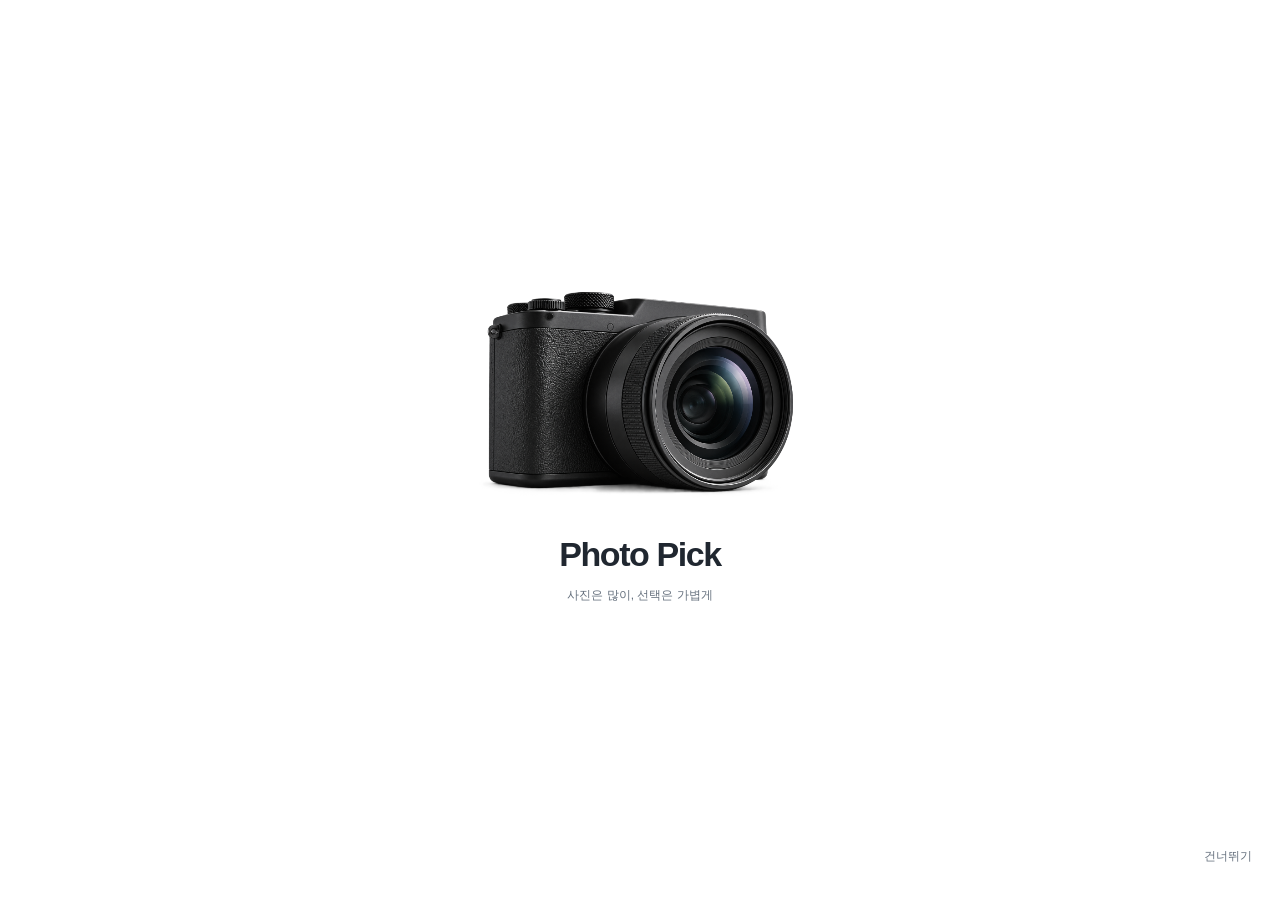
<file: design-preview/source/android-app/app/src/main/assets/www/index.html>
<!doctype html>
<html lang="ko">
<head>
<meta charset="utf-8"><meta name="viewport" content="width=device-width,initial-scale=1">
<title>Photo Pick — 선택 경험 미리보기</title>
<style>
:root{--blue:#2461e8;--ink:#17253d;--muted:#8490a2;--line:#e8edf5;--wash:#f3f7ff}*{box-sizing:border-box}body{margin:0;background:#f4f6fa;color:var(--ink);font-family:Inter,"Pretendard","Noto Sans KR","Segoe UI",sans-serif}button{font:inherit;cursor:pointer;touch-action:manipulation}button:disabled{opacity:.42;cursor:default}.workspace{max-width:1100px;margin:48px auto;display:grid;grid-template-columns:1fr 410px;gap:72px;padding:0 32px}.eyebrow{font-size:11px;color:var(--blue);letter-spacing:2px;font-weight:700}.intro{padding-top:44px}h1{font-size:42px;letter-spacing:-2px;font-weight:600;line-height:1.35;margin:18px 0}p{line-height:1.8;color:#69768b;font-size:14px}.tabs{display:flex;gap:7px;margin:28px 0 24px}.tabs button{border:1px solid var(--line);background:white;border-radius:24px;padding:11px 18px;color:#69768b;font-size:13px}.tabs button.active{background:var(--ink);border-color:var(--ink);color:white}.concept{max-width:450px;min-height:130px}.concept h2{font-size:20px;font-weight:600;margin:0 0 8px}.flow{display:flex;gap:12px;align-items:center;margin-top:30px;font-size:12px;color:#8390a4}.flow b{color:var(--ink);font-weight:500}.steps{margin-top:36px;border-top:1px solid var(--line);padding-top:20px}.steps p{font-size:12px;margin:7px 0}.phone{width:390px;min-height:790px;background:white;border:1px solid #dfe5ef;border-radius:38px;box-shadow:0 22px 70px #293e6712;overflow:hidden;position:relative;padding:0 20px 18px}.status{height:39px;display:flex;justify-content:space-between;align-items:center;padding:0 8px;font-size:11px;font-weight:600}.status span:last-child{font-size:10px;letter-spacing:2px}.header{display:flex;justify-content:space-between;align-items:center;padding:14px 1px 18px}.wordmark{font-size:22px;letter-spacing:-1px;font-weight:600}.badge{font-size:10px;border-radius:20px;background:var(--wash);color:var(--blue);padding:7px 10px}.session{display:flex;justify-content:space-between;align-items:center;margin:0 0 13px;font-size:12px}.session span{color:var(--muted);font-size:11px}.progress{height:3px;background:#edf1f7;border-radius:3px;margin-bottom:18px;overflow:hidden}.progress i{display:block;background:var(--blue);height:100%;transition:width .3s}.card{height:455px;border-radius:22px;overflow:hidden;position:relative;background:#202830;user-select:none;touch-action:none}.card img{width:100%;height:100%;object-fit:contain;pointer-events:none}.card:after{content:"";position:absolute;inset:55% 0 0;background:linear-gradient(transparent,#0b142852);pointer-events:none}.photo-meta{position:absolute;top:16px;left:16px;color:white;font-size:10px;padding:6px 9px;border-radius:15px;background:#15273a3b;backdrop-filter:blur(8px)}.overlay{position:absolute;bottom:21px;left:0;right:0;z-index:2;display:flex;justify-content:center;gap:16px}.action{width:58px;height:58px;border:1px solid #ffffffa3;border-radius:50%;background:#ffffffee;color:#40536a;box-shadow:0 4px 18px #05111d16;display:flex;justify-content:center;align-items:center;font-size:25px}.action.primary{background:var(--blue);border-color:var(--blue);color:white;width:66px;height:66px;margin-top:-4px}.action svg{width:23px;height:23px;fill:none;stroke:currentColor;stroke-width:1.8;stroke-linecap:round;stroke-linejoin:round}.legend{display:flex;justify-content:center;gap:28px;font-size:10px;color:var(--muted);margin-top:13px}.toolbar{display:flex;justify-content:space-between;align-items:center;margin:23px 0 14px}.subtle{background:none;border:0;font-size:11px;color:#75849a;padding:7px 0}.counter{font-size:12px;color:var(--blue)}.cta{display:block;width:100%;background:var(--blue);color:white;border:0;border-radius:14px;padding:15px;font-weight:500;font-size:13px}.cta.secondary{background:var(--wash);color:var(--blue);margin-top:10px}.demo-note{font-size:9px;color:#99a3b2;text-align:center;margin:16px 0 0}.filmstrip{display:flex;gap:7px;padding:13px 0 0;overflow-x:auto}.thumb{height:53px;width:44px;flex-shrink:0;object-fit:cover;border-radius:6px;border:2px solid transparent;opacity:.55;cursor:pointer}.thumb.active{border-color:var(--blue);opacity:1}.grid{display:grid;grid-template-columns:repeat(3,1fr);gap:7px;max-height:490px;overflow:auto}.tile{position:relative;height:146px;border:0;border-radius:11px;overflow:hidden;padding:0;background:#bacde1}.tile img{width:100%;height:100%;object-fit:cover}.check{position:absolute;right:8px;top:8px;width:21px;height:21px;border:1.5px solid white;border-radius:50%;background:#23324933;color:white;font-size:12px;display:grid;place-items:center}.tile.selected .check{background:var(--blue);border-color:var(--blue)}.tile.selected{outline:2px solid var(--blue);outline-offset:-2px}.grid-help{font-size:11px;text-align:center;color:var(--muted);margin:12px 0}.screen-title{font-size:26px;font-weight:600;letter-spacing:-1px;margin:25px 0 8px}.screen-copy{font-size:12px;color:var(--muted);margin-bottom:24px}.summary-grid{display:grid;grid-template-columns:repeat(2,1fr);gap:8px;height:346px;overflow:auto;margin-bottom:22px}.summary-grid img{height:164px;width:100%;object-fit:cover;border-radius:12px}.empty{padding:70px 20px;text-align:center;color:#8390a4;background:var(--wash);border-radius:18px;margin-bottom:20px;font-size:13px}.transfer{height:460px;display:flex;flex-direction:column;justify-content:center;align-items:center}.ring{height:105px;width:105px;border-radius:50%;background:var(--wash);display:grid;place-items:center;color:var(--blue);font-size:28px;letter-spacing:-1px}.transfer h3{font-size:20px;font-weight:500}.transfer p{font-size:12px;text-align:center;margin:0}.share-preview{height:340px;position:relative;border-radius:20px;overflow:hidden;margin:25px 0}.share-preview img{width:100%;height:100%;object-fit:cover}.share-preview span{position:absolute;left:15px;bottom:15px;color:white;background:#15273a55;border-radius:15px;padding:7px 10px;font-size:10px}.toast{position:absolute;bottom:99px;left:24px;right:24px;background:#17253ded;border-radius:12px;color:white;padding:13px;text-align:center;font-size:11px;z-index:5}.modal{position:absolute;inset:0;background:#15233ade;z-index:4;padding:68px 20px 0;backdrop-filter:blur(6px)}.modal .card{height:530px}.close{position:absolute;right:25px;top:35px;border:0;background:white;border-radius:50%;width:30px;height:30px;color:var(--ink)}.done-card{display:grid;place-items:center;height:455px;background:var(--wash);border-radius:22px;text-align:center;padding:30px}.done-card h3{font-size:23px;font-weight:500}.done-card p{font-size:12px}.key{display:inline-block;border:1px solid #dce3ee;border-radius:5px;padding:1px 5px;font-size:10px;color:#8490a2}@media(max-width:790px){.workspace{display:flex;flex-direction:column;gap:20px;margin:20px auto;align-items:center;padding:0 15px}.intro{max-width:390px;padding:0}h1{font-size:27px;margin:12px 0}.concept{min-height:auto}.concept h2{font-size:17px}.concept p{font-size:12px}.tabs{margin:16px 0}.flow,.steps{display:none}.phone{width:min(390px,100%);border-radius:30px}.eyebrow{font-size:9px}}@media(prefers-reduced-motion:reduce){*{transition:none!important}}
.action-item{display:flex;flex-direction:column;align-items:center;gap:7px;justify-content:flex-end}.action-item span{color:white;font-size:10px;text-shadow:0 1px 5px #0008}.overlay{gap:20px}.action.good{background:#e9f1ff;color:#2461e8;border-color:#dae6ff}.action.best{background:#2461e8;color:white;border-color:#2461e8}.action.active{outline:2px solid white;outline-offset:4px}.action.primary{width:58px;height:58px;margin:0}.overlay{gap:18px}.grade-badge{position:absolute;top:8px;right:8px;border-radius:20px;padding:4px 7px;background:#fff;color:#516076;font-size:11px}.grade-badge.keep{background:#e5efff;color:#2461e8}.grade-badge.best{background:#2461e8;color:white}.film-item{position:relative;flex-shrink:0}.film-item .grade-badge{top:2px;right:2px;padding:1px 3px;font-size:9px}.summary-counts{display:flex;gap:5px;flex-wrap:wrap;margin-bottom:14px}.summary-counts span{padding:7px;border-radius:9px;background:#f3f6fa;font-size:10px}.filters{display:flex;gap:7px;margin:15px 0}.filters button{flex:1;border:1px solid #e0e7f2;background:white;color:#75849a;border-radius:10px;padding:10px 6px;font-size:11px}.filters button.active{border-color:#2461e8;background:#f3f7ff;color:#2461e8}.summary-grid{height:290px}.summary-grid .tile{height:140px}.clear-rating{display:block;margin:15px auto;color:white;background:none;border:0;font-size:12px}.grid-help{margin:10px 0}.rating-footer{font-size:10px;color:#8a95a6;margin-top:8px;text-align:center}.final-shell{display:flex;justify-content:center;padding:20px 12px 35px}.phone{width:420px;min-height:820px;padding:0 22px 18px}.subtle{font-size:12px;min-height:38px}.cta{font-size:15px;min-height:50px}.screen-copy{font-size:13px;line-height:1.65}.action-item span{font-size:12px}.photo-meta{font-size:12px}.session{font-size:14px}.session span{font-size:12px}.counter{font-size:13px}.grid-help{font-size:12px}.demo-note{font-size:10px;line-height:1.5}.summary-counts span{font-size:12px}.filters button{font-size:12px;min-height:46px}.mode-switch{display:flex;gap:5px;padding:4px;background:#f2f5fa;border-radius:12px;margin-bottom:15px}.mode-switch button{flex:1;padding:10px;background:none;color:#8590a2;border:0;border-radius:9px;font-size:13px}.mode-switch button.active{background:white;color:#2461e8;box-shadow:0 1px 5px #192f5420}.session-actions{display:flex;justify-content:space-between;margin:7px 0}.hero{height:265px;border-radius:22px;overflow:hidden;margin:24px 0;background:#e6eef8}.hero img{width:100%;height:100%;object-fit:cover}.start-title{font-size:28px;line-height:1.4;letter-spacing:-1px;margin:32px 0 12px}.folder-panel{border:1px solid #e2e9f4;border-radius:18px;padding:20px;margin:30px 0;background:#f8faff}.folder-panel b{display:block;font-size:17px;margin-bottom:8px}.folder-panel p{font-size:13px;margin:0}.small-note{font-size:12px;line-height:1.6;color:#8894a6}.album-filters{display:flex;gap:6px;flex-wrap:wrap;margin-bottom:14px}.album-filters button{padding:7px 10px;min-height:36px;font-size:11px;border:1px solid #e3e9f1;background:white;border-radius:18px;color:#7a879b}.album-filters button.active{background:#edf3ff;color:#2461e8;border-color:#acc5ff}@media(max-width:480px){.final-shell{padding:0}.phone{border:0;border-radius:0;box-shadow:none;width:100%;min-height:100vh;padding:0 18px 18px}.card{height:min(470px,58vh);min-height:350px}.modal{position:fixed;max-width:420px;margin:auto}.status{height:30px}}.hint{font-size:12px;color:#8794a8;text-align:center;line-height:1.7;margin:12px 0}.blue{color:#2461e8}.grade-badge.unrated{font-size:10px;background:#ffffffdc;color:#6d798b}.scan-grid{margin-bottom:25px;max-height:310px}.detail-top{display:flex;align-items:center;justify-content:space-between;color:white;margin-bottom:13px}.detail-top button{width:44px;height:44px;border:0;border-radius:50%;background:#ffffff24;color:white;font-size:22px}.detail-top span{font-size:14px}.modal{padding:38px 20px 0}.modal .card{height:530px}.sheet-backdrop{position:absolute;inset:0;background:#162b476b;display:flex;align-items:flex-end;z-index:10}.sheet{background:white;border-radius:25px 25px 0 0;padding:25px 22px 30px;width:100%;box-shadow:0 -10px 60px #13284a12}.sheet h3{font-size:22px;margin:0 0 15px}.sheet p{font-size:14px;line-height:1.65}.sheet .grid{max-height:370px;overflow:auto;margin:18px 0}.summary-counts span{font-size:13px}.album-filters button{font-size:12px}.subtle{font-size:14px}.hint{font-size:12px}.summary-grid{height:265px;grid-auto-rows:140px;align-content:start}.card{height:450px}.saved-sheet .tile{height:120px}@media(max-width:480px){.modal .card{height:min(530px,67vh)}.sheet-backdrop{position:fixed;max-width:420px;margin:auto}.card{height:min(455px,54vh)}}@media(prefers-reduced-motion:reduce){*{scroll-behavior:auto}}.album-filters button{font-size:14px}.summary-counts span{font-size:14px}.filters button{font-size:14px}.session span,.counter,.photo-meta{font-size:14px}.hint{font-size:14px}.mode-switch button{font-size:14px}.grid-help{font-size:14px}.small-note{font-size:14px}.scan-grid .tile{height:135px}.connect-guide{display:flex;gap:9px;align-items:center;font-size:13px;background:#f3f7ff;padding:22px 12px;border-radius:16px;margin:26px 0;color:#546c8b}.connect-guide b{color:#2461e8}.input-message{background:#f3f7ff;padding:14px;border-radius:12px;color:#2461e8;font-size:14px}.reading-layer{position:absolute;inset:0;background:#fffffff2;display:flex;flex-direction:column;align-items:center;justify-content:center;z-index:15}.reading-layer p{font-size:14px}.filename{font-size:11px;display:inline-block;max-width:260px;overflow:hidden;text-overflow:ellipsis;white-space:nowrap;opacity:.9}.image-error{position:absolute;top:45%;left:8px;right:8px;text-align:center;color:#49617c;font-size:12px;pointer-events:none}.session b{max-width:230px;overflow:hidden;text-overflow:ellipsis;white-space:nowrap}.small-note{line-height:1.8}
/* Reference-aligned visual layer. State and file reading remain unchanged. */
:root{--blue:#0064ff;--ink:#080f43;--muted:#707ba9;--wash:#edf4fd;--line:#e2ebf7}body{background:radial-gradient(ellipse at top,#fff 0,#f1f8fe 72%);font-family:"Pretendard","Noto Sans KR","Malgun Gothic","Segoe UI",sans-serif;color:var(--ink)}.final-shell{padding:28px 16px;min-height:100vh;align-items:flex-start}.phone{width:394px;min-height:702px;padding:0 17px 12px;border:0;border-radius:22px;box-shadow:0 4px 30px #8bbbde29;background:#fff;overflow:hidden}.header{height:79px;padding:17px 0 14px;display:grid;grid-template-columns:34px 1fr 34px;text-align:center;align-items:start}.header h1{font-size:21px;line-height:1.45;letter-spacing:-.8px;font-weight:750;margin:2px 0 0}.header p{font-size:14px;line-height:1.5;margin:2px 0 0;color:var(--muted)}.icon-button{background:transparent;border:0;color:var(--ink);width:34px;height:36px;display:grid;place-items:center;padding:4px}.icon-button svg{width:25px;height:25px;fill:none;stroke:currentColor;stroke-width:2;stroke-linecap:round;stroke-linejoin:round}.header #screen-menu svg{width:22px;fill:currentColor;stroke-width:1}.cta{display:flex;align-items:center;justify-content:center;gap:16px;border-radius:21px;min-height:56px;font-size:16px;font-weight:650;padding:12px 10px;background:var(--blue);color:#fff;border:0;letter-spacing:-.3px}.cta svg,.demo-link svg{width:26px;height:26px;fill:none;stroke:currentColor;stroke-width:2;stroke-linecap:round;stroke-linejoin:round}.cta.secondary{background:linear-gradient(120deg,#edf5fe,#eaf2fc);color:var(--blue)}.connection-art{height:231px;margin:0 -3px 8px;display:flex;align-items:center;justify-content:center}.connection-art img{width:100%;height:100%;object-fit:contain}.connection-steps{list-style:none;display:flex;flex-direction:column;gap:8px;padding:0;margin:0 0 20px}.connection-steps li{display:flex;gap:23px;align-items:center;background:linear-gradient(110deg,#eff6fe,#f3f7fd);border-radius:16px;padding:10px 16px;min-height:63px}.connection-steps li>span{width:36px;height:36px;flex-shrink:0;display:grid;place-items:center;border-radius:50%;background:var(--blue);box-shadow:inset 0 2px 6px #76b3ff99;color:#fff;font-size:20px}.connection-steps b{font-size:15px;letter-spacing:-.6px;white-space:nowrap}.connection-steps p{font-size:12px;line-height:1.5;color:var(--muted);margin:3px 0 0;letter-spacing:-.4px}.file-cta{min-height:50px!important;border:1px solid #dce8f7!important;color:#536494!important;font-size:15px!important;margin-top:8px!important}.demo-link{display:flex;align-items:center;justify-content:center;gap:3px;color:var(--muted);background:none;border:0;margin:10px auto 0;font-size:13px;padding:0;min-height:20px}.demo-link svg{width:15px;height:15px;stroke-width:1.7}.resume-panel{background:#f1f6ff;border-radius:12px;padding:10px 12px;margin:-9px 0 12px;font-size:12px;color:var(--muted)}.resume-panel small{display:block;margin-top:5px}.resume-panel button{display:flex;align-items:center;gap:5px;min-height:28px;padding:3px 0}.resume-panel svg{width:15px;height:15px;fill:none;stroke:currentColor;stroke-width:2}.folder-panel{display:flex;align-items:center;gap:22px;padding:14px 18px;background:linear-gradient(130deg,#edf7ff,#f2f7fc);border:0;border-radius:16px;margin:0 0 15px;min-height:73px}.folder-panel>svg{width:41px;height:41px;fill:#559eff;stroke:#448eff;stroke-width:1;flex-shrink:0}.folder-panel b{font-size:16px;line-height:1.5;margin:0 0 1px;overflow-wrap:anywhere}.folder-panel p{font-size:13px;color:var(--muted);line-height:1.5}.scan-grid{grid-template-columns:repeat(2,1fr);gap:7px;max-height:none;margin:0}.scan-grid .tile{height:160px;border-radius:9px}.scan-check{position:absolute;right:9px;top:9px;border-radius:50%;background:#fff;width:36px;height:36px;color:var(--blue);border:2px solid white;display:grid;place-items:center;box-shadow:0 2px 10px #0001}.scan-check svg{height:24px;width:24px;stroke:currentColor;stroke-width:2.8;fill:none}.scan-grid .tile:last-child .scan-check{background:var(--blue);color:#fff}.scan-progress{display:flex;align-items:center;gap:12px;margin:20px 3px 22px}.scan-progress .progress{height:12px;margin:0;flex:1;border-radius:10px;background:#edf3fd}.scan-progress .progress i{border-radius:10px}.scan-progress>span{font-size:15px;color:var(--muted)}.scan-caption{text-align:center;margin:0 0 19px}.scan-caption h2{font-size:19px;letter-spacing:-.5px;margin:0 0 3px;font-weight:750}.scan-caption strong{color:var(--blue);font-size:23px}.scan-caption p{font-size:13px;color:var(--muted);margin:0;line-height:1.7}.mode-switch{height:40px;padding:0;gap:0;border-radius:25px;background:#eaf2fd;margin:3px 0 13px;overflow:hidden}.mode-switch button{padding:7px;border-radius:25px;font-size:14px;font-weight:650;color:var(--ink)}.mode-switch button.active{background:var(--blue);color:white;box-shadow:none}.card{height:484px;min-height:0;border-radius:17px;background:#edf3f9}.demo-card img{object-fit:cover}.real-card img{object-fit:contain}.card:after{inset:62% 0 0;background:linear-gradient(transparent,#000b)}.photo-meta{background:#101b3780;top:10px;left:10px;max-width:90%;font-size:11px}.overlay{bottom:18px;gap:27px}.action{width:76px;height:76px;border:2px solid #ffffff26;background:#6b707ddd;color:white;box-shadow:0 3px 16px #0002}.action.good{background:#fff;color:var(--blue);border-color:#fff}.action.best{background:var(--blue);color:#fff;border-color:var(--blue)}.action svg{width:36px;height:36px;stroke-width:1.8}.action.best svg{fill:currentColor}.action-item{gap:6px}.action-item span{font-size:15px;font-weight:650;text-shadow:0 2px 4px #000;letter-spacing:-.6px}.results-cta{margin-top:14px!important;min-height:51px;font-size:16px}.results-cta svg{stroke-width:4;width:25px}.gesture-hint{font-size:11px;color:#7784aa;text-align:center;line-height:1.4;margin:8px 0 0}.summary-counts{display:block;border-radius:16px;background:linear-gradient(120deg,#eff5fd,#f5f8fc);padding:3px 13px;margin:5px 0 9px}.rating-row{display:flex;align-items:center;gap:15px;height:44px;border-bottom:1px solid #e3ebf6;font-size:15px}.rating-row:last-child{border:0}.rating-row b{font-weight:650;flex:1;letter-spacing:-.4px}.rating-row strong{font-size:19px;color:var(--blue);font-weight:650}.rating-row:nth-child(n+3) strong{color:var(--muted)}.summary-counts .rating-symbol{height:32px;width:32px;border-radius:50%;padding:5px;background:#fff;color:var(--blue);display:grid;place-items:center;flex-shrink:0}.rating-symbol svg{width:23px;height:23px;fill:none;stroke:currentColor;stroke-width:1.8;stroke-linecap:round;stroke-linejoin:round}.summary-counts .rating-symbol.best{background:var(--blue);color:#fff}.rating-symbol.best svg{fill:currentColor}.summary-counts .rating-symbol.skip{background:#737988;color:white}.summary-counts .rating-symbol.unrated{background:#a5abba;color:white}.rating-symbol i{width:19px;height:19px;border:2px solid white;border-radius:50%}.continue-cta{min-height:47px;border-radius:17px;font-size:15px;gap:12px;margin:0 0 14px!important}.continue-cta svg:first-child{width:22px;stroke-width:3.5}.continue-cta svg:last-child{width:16px}.filters{gap:0;background:#edf4fd;border-radius:18px;overflow:hidden;margin:0 0 12px}.filters button{font-size:12px;min-height:40px;border:0;background:none;color:var(--ink);border-radius:18px;white-space:nowrap;font-weight:650;padding:7px 3px}.filters button.active{background:var(--blue);color:#fff}.summary-grid{grid-template-columns:repeat(4,minmax(0,1fr));gap:5px;height:184px;grid-auto-rows:89px;max-height:184px;margin:0 0 18px;overflow:auto}.summary-grid .tile{height:89px;border-radius:8px}.summary-grid img{height:100%;border-radius:0}.grade-badge{top:5px;right:5px;width:27px;height:27px;display:grid;place-items:center;border:1.5px solid #fff;padding:0;font-size:19px;box-shadow:0 2px 7px #183a5520}.grade-badge svg{width:20px;height:20px;fill:none;stroke:currentColor;stroke-width:1.8;stroke-linecap:round;stroke-linejoin:round}.grade-badge.best svg{fill:currentColor}.grade-badge.unrated{font-size:8px;width:35px}.grade-badge.keep{background:#fff;color:var(--blue);font-size:16px}.hint{font-size:13px;margin:15px 0 0;color:var(--muted);line-height:1.6}.summary-empty{height:184px;display:grid;place-content:center;margin:0 0 18px;padding:25px 15px;font-size:13px}.album-filters{gap:5px;margin:0 0 12px}.album-filters button{font-size:11px;min-height:32px;padding:5px 8px}.album-filters button.active{background:var(--blue);color:#fff;border-color:var(--blue)}.album-grid{height:440px;max-height:440px;align-content:start;grid-template-columns:repeat(3,1fr);gap:6px}.album-grid .tile{height:142px;border-radius:9px}.sheet{color:var(--ink)}.sheet .cta{margin-top:8px}.modal .card{height:min(530px,69vh)}.done-card{height:484px}.reading-layer .ring{background:var(--wash)}button:focus-visible{outline:3px solid #7cb7ff;outline-offset:3px}.input-message{font-size:12px;margin:12px 0 0}.photo-meta .filename{font-size:11px;max-width:260px}
@media(max-width:480px){.final-shell{padding:0;background:white}.phone{width:100%;max-width:420px;min-height:100dvh;border-radius:0;padding:0 17px 14px;box-shadow:none}.header{height:79px}.card{height:clamp(370px,62vh,570px)}.connection-art{height:clamp(180px,29vh,265px)}.scan-grid .tile{height:clamp(140px,21vh,180px)}.summary-grid{height:184px}.overlay{gap:clamp(17px,6vw,30px)}.action{width:clamp(66px,19vw,80px);height:clamp(66px,19vw,80px)}.connection-steps li{gap:18px}.connection-steps b{font-size:14px}.connection-steps p{font-size:11px}.modal,.sheet-backdrop{max-width:420px}.scan-caption{margin-bottom:18px}}

/* Persona review: visual clarity and touch targets; rating logic unchanged. */
:root{--muted:#59678f}
.header{grid-template-columns:44px minmax(0,1fr) 44px}
.icon-button{width:44px;height:44px}
.header[data-screen="pick"]{grid-template-columns:78px minmax(0,1fr) 78px}
.header[data-screen="pick"] #screen-back{display:flex;align-items:center;justify-content:flex-start;gap:2px;width:78px;font-size:12px;white-space:nowrap}
.header[data-screen="pick"] #screen-back svg{width:21px;height:21px;flex-shrink:0}
.header #screen-menu{justify-self:end}
.demo-link{min-height:44px}
.mode-switch{height:44px}
.mode-switch button,.filters button,.album-filters button{min-height:44px}
.filters button,.album-filters button{font-size:13px}
.connection-steps p{font-size:12px;color:var(--muted)}
.gesture-hint{font-size:12px;color:var(--muted)}
.original-note{font-size:12px;color:var(--muted);text-align:center;margin:3px 0 0;line-height:1.5}
.cta.secondary{color:#0057df}
.file-cta{color:#4e5e87!important}
@media(max-width:480px){.connection-steps p{font-size:12px}.connection-steps b{white-space:normal}}
@media(max-width:480px) and (max-height:700px){.card{height:clamp(290px,calc(100dvh - 254px),440px);min-height:0}.modal .card{height:clamp(280px,calc(100dvh - 180px),440px);min-height:0}}
</style>
<link rel="stylesheet" href="assets/premium.css">
<link rel="stylesheet" href="assets/native-app.css">
<link rel="stylesheet" href="assets/ui-polish.css">
<link rel="stylesheet" href="assets/quiet-glass.css">
<link rel="stylesheet" href="assets/design-preview.css"><link rel="stylesheet" href="assets/brand-opening.css"></head>
<body>
<div id="brand-opening" class="brand-opening" role="dialog" aria-modal="true" aria-label="Photo Pick 시작 화면">

<div class="opening-camera" aria-hidden="true"><img src="assets/opening-camera-b.png" alt="" fetchpriority="high"><span class="opening-lens"><i></i></span></div>

<div class="opening-brand"><strong>Photo Pick</strong><p>사진은 많이, 선택은 가볍게</p></div>

<button class="opening-skip" type="button">건너뛰기</button></div>



<main class="final-shell"><section class="phone" aria-label="Photo Pick 최종 프로토타입"><div class="brand-strip"><span>PHOTO<span class="brand-accent">PICK</span></span><span class="brand-caption">YOUR CAMERA LIBRARY</span></div><header class="header" id="screen-header"></header><div id="app"></div><div id="layer"></div><input id="directory-input" type="file" webkitdirectory multiple accept=".jpg,.jpeg,image/jpeg" hidden><input id="files-input" type="file" multiple accept=".jpg,.jpeg,image/jpeg" hidden></section></main>
<script src="assets/asset-manifest.js"></script>
<script>
const demoPhotos = [
 ['example-01','카페의 오후'],['example-02','골목 산책'],['example-03','한강의 노을'],
 ['photo-1519608487953-e999c86e7455','도시의 저녁'],['photo-1519501025264-65ba15a82390','맨해튼의 빛'],['photo-1477959858617-67f85cf4f1df','골목의 오후'],['photo-1514565131-fce0801e5785','도시 산책'],['photo-1449824913935-59a10b8d2000','거리의 순간'],['photo-1480714378408-67cf0d13bc1b','늦은 오후'],['photo-1519608487953-e999c86e7455','늦은 밤 산책'],['photo-1514924013411-cbf25faa35bb','여행의 기록'],['photo-1511818966892-d7d671e672a2','도시의 선']
].map(([id,label],i)=>({id:i,label,url:window.PHOTO_PICK_ASSETS?.photos?.[i] || `https://images.unsplash.com/${id}?auto=format&fit=crop&w=900&q=85`}));
let sourcePhotos=demoPhotos;
const KEY='photopick.prototype.final.v1',SESSION='demo-camera-v2';
const labels={skip:'별로',keep:'좋음',best:'매우 좋음'},symbols={skip:'×',keep:'✓',best:'★'};
const icons={skip:'<path d="m7 7 10 10M17 7 7 17"/>',keep:'<path d="M12 21 3.5 12.5C-2 7 5 1 10 6l2 2 2-2c5-5 12 1 6.5 6.5z"/>',best:'<path d="m12 4 2.2 5.8L20 12l-5.8 2.2L12 20l-2.2-5.8L4 12l5.8-2.2zM4 1v5M1.5 3.5h5M20 18v5M17.5 20.5h5"/>'};
const fresh=()=>({version:2,session:SESSION,dataset:'demo',descriptors:demoPhotos.map(p=>({path:p.label,name:p.label,size:0,mtime:0})),folderName:'서울, 주말 산책',screen:'home',mode:'card',index:0,ratings:{},history:[],scope:'best',albumFilter:'all',hintSeen:false,imported:[],progress:0});
let state=fresh(),saved=null,storageOK=true,modalId=null,transferTimer=null,scanTimer=null,homeMessage='';
const app=document.querySelector('#app'),layer=document.querySelector('#layer');
const esc=v=>String(v).replace(/[&<>"']/g,c=>({'&':'&amp;','<':'&lt;','>':'&gt;','"':'&quot;',"'":'&#39;'}[c]));
function total(){return state.descriptors.length;}
function validRatings(r,n){return r&&typeof r==='object'&&!Array.isArray(r)&&Object.entries(r).every(([id,v])=>/^(0|[1-9]\d*)$/.test(id)&&Number(id)<n&&['skip','keep','best'].includes(v));}
function validSnapshot(s,n){return s&&Number.isInteger(s.index)&&s.index>=0&&s.index<=n&&validRatings(s.ratings,n);}
function validDescriptors(d){return Array.isArray(d)&&d.length>0&&d.every(x=>x&&typeof x.path==='string'&&typeof x.name==='string'&&Number.isSafeInteger(x.size)&&x.size>=0&&Number.isFinite(x.mtime));}
try{const raw=localStorage.getItem(KEY);if(raw){let data;try{data=JSON.parse(raw);}catch(e){data=null;}if(data&&data.version===1&&data.session===SESSION)data={...fresh(),...data,version:2};if(data&&data.version===2&&['demo','real'].includes(data.dataset)&&(data.dataset==='demo'?data.session===SESSION:data.session==='sd-jpeg-v1')&&validDescriptors(data.descriptors)&&typeof data.folderName==='string'&&(data.dataset!=='demo'||JSON.stringify(data.descriptors)===JSON.stringify(fresh().descriptors))&&validSnapshot(data,data.descriptors.length)&&['card','grid'].includes(data.mode)&&['best','combined'].includes(data.scope)&&['all','unrated','skip','keep','best'].includes(data.albumFilter)&&Array.isArray(data.history)&&data.history.every(x=>validSnapshot(x,data.descriptors.length))){saved={...fresh(),...data,screen:'home',imported:[],progress:0};state={...saved};if(state.dataset==='real')sourcePhotos=[];}}}catch(e){storageOK=false;}
function persist(){const data={version:2,session:state.session,dataset:state.dataset,descriptors:state.descriptors,folderName:state.folderName,index:state.index,ratings:{...state.ratings},history:state.history.slice(-40),mode:state.mode,scope:state.scope,albumFilter:state.albumFilter,hintSeen:state.hintSeen};saved={...fresh(),...data};try{localStorage.setItem(KEY,JSON.stringify(data));storageOK=true;}catch(e){storageOK=false;}}
function revokePhotos(){sourcePhotos.forEach(p=>{if(p.url.startsWith('blob:'))URL.revokeObjectURL(p.url);});}
function photoError(img){img.style.opacity='0';const box=img.parentElement;box.style.background='#d8e5f1';if(!box.querySelector('.image-error')){const note=document.createElement('span');note.className='image-error';note.textContent='이미지를 표시할 수 없어요';box.appendChild(note);}}
function icon(v){return `<svg viewBox="0 0 24 24" aria-hidden="true">${icons[v]}</svg>`;}
function img(p,extra=''){return `<img src="${p.url}" alt="${esc(p.label)}" ${extra} onerror="photoError(this)">`;}
function counts(){const c={skip:0,keep:0,best:0,unrated:0};state.descriptors.forEach((p,id)=>c[state.ratings[id]||'unrated']++);return c;}
function selected(){return sourcePhotos.filter(p=>state.ratings[p.id]==='best'||(state.scope==='combined'&&state.ratings[p.id]==='keep'));}
function firstUnrated(){const id=state.descriptors.findIndex((p,id)=>!state.ratings[id]);return id<0?total():id;}
function badge(p){const grade=state.ratings[p.id];return `<span class="grade-badge ${grade||'unrated'}">${grade?icon(grade):'미평가'}</span>`;}
function tile(p){return `<button class="tile" data-photo="${p.id}" aria-label="${esc(p.label)} · ${labels[state.ratings[p.id]]||'미평가'} · 평가하기">${img(p)}${badge(p)}</button>`;}
function actions(p){return `<div class="overlay">${['skip','keep','best'].map(v=>`<div class="action-item"><button class="action ${v==='keep'?'good':v==='best'?'best':''} ${state.ratings[p.id]===v?'active':''}" data-rate="${v}" aria-label="${labels[v]}" aria-pressed="${state.ratings[p.id]===v}">${icon(v)}</button><span>${labels[v]}</span></div>`).join('')}</div>`;}
function uiIcon(name){const paths={undo:'<path d="M6 8H2V4m0 4 5-5a9 9 0 1 1-2 14"/>',back:'<path d="m16 5-8 8 8 8"/>',menu:'<circle cx="12" cy="5" r="1"/><circle cx="12" cy="12" r="1"/><circle cx="12" cy="19" r="1"/>',folder:'<path d="M3 7V4h7l3 3h8v14H3z"/>',file:'<path d="M6 3h8l4 4v14H6zM14 3v5h4M9 12h6M9 16h6"/>',stats:'<path d="M5 13v8M12 5v16M19 9v12"/>',download:'<path d="M12 3v13m-6-6 6 6 6-6M3 16v5h18v-5"/>',play:'<path d="m8 4 13 8-13 8z"/>',right:'<path d="m9 5 7 7-7 7"/>',check:'<path d="m5 12 5 5 9-10"/>'};return `<svg viewBox="0 0 26 26" aria-hidden="true">${paths[name]||''}</svg>`;}
function card(p){return `<div class="card ${state.dataset==='demo'?'demo-card':'real-card'}" id="photo-card">${img(p)}${state.dataset==='real'?`<div class="photo-meta"><span class="filename">${esc(p.label)}</span></div>`:''}${actions(p)}</div>`;}
function header(){const c=counts(),titles={home:'SD카드 연결',scan:'사진 읽기',pick:'사진 평가',summary:'평가 결과',transfer:'사진 저장',ready:'저장 체험 완료'};document.querySelector('#screen-header').dataset.screen=state.screen;document.querySelector('#screen-header').innerHTML=`<button class="icon-button" id="screen-back" aria-label="${state.screen==='pick'?'이전 평가 되돌리기':'이전 화면'}">${uiIcon('back')}${state.screen==='pick'?'<span>되돌리기</span>':''}</button><div><h1>${titles[state.screen]}</h1>${state.screen==='pick'?`<p>${Math.min(state.index+1,total())} / ${total()}</p>`:state.screen==='summary'?`<p>${total()-c.unrated} / ${total()}장 평가 완료</p>`:''}</div><button class="icon-button" id="screen-menu" aria-label="메뉴">${uiIcon('menu')}</button>`;}
function render(){layer.innerHTML='';modalId=null;document.querySelector('.phone').dataset.screen=state.screen;header();const screens={home:home,scan:scan,pick:pick,summary:summary,transfer:transfer,ready:ready};screens[state.screen]();bind();}
function home(){const c=counts(),hasSession=!!saved,needsFiles=hasSession&&state.dataset==='real'&&!sourcePhotos.length;app.innerHTML=`<div class="connection-art"><img src="${window.PHOTO_PICK_ASSETS?.connection||'assets/connection-guide.png'}" alt="SD카드를 USB-C 카드 리더기에 넣고 휴대폰에 연결하는 순서"></div><ol class="connection-steps"><li><span>1</span><div><b>리더기에 SD카드를 넣으세요</b><p>SD카드를 카드 리더기에 넣어주세요.</p></div></li><li><span>2</span><div><b>기기에 리더기를 연결하세요</b><p>리더기의 USB-C를 기기에 연결하세요.</p></div></li><li><span>3</span><div><b>사진 폴더를 선택하세요</b><p>열고 싶은 SD카드의 사진 폴더를 선택하세요.</p></div></li></ol>${hasSession?`<div class="resume-panel"><span>${esc(state.folderName)} · ${total()-c.unrated} / ${total()}장 평가</span>${needsFiles?'<small>같은 폴더를 다시 선택하면 이어서 평가해요.</small>':`<button class="subtle blue" id="resume">이어서 평가 ${uiIcon('right')}</button>`}</div>`:''}<button class="cta" id="folder">${uiIcon('folder')}${needsFiles?'SD카드 폴더 다시 선택':'SD카드 폴더 선택'}</button><button class="cta secondary file-cta" id="files">${uiIcon('file')}사진 파일 선택</button><button class="demo-link" id="demo">예시 사진으로 체험 ${uiIcon('right')}</button>${homeMessage?`<p class="input-message" role="status">${esc(homeMessage)}</p>`:''}${storageOK?'':'<p class="small-note">이 브라우저에서는 이어하기 저장을 사용할 수 없어요.</p>'}`;}
function scan(){app.innerHTML=`<div class="folder-panel">${uiIcon('folder')}<div><b>${state.dataset==='demo'?'DCIM / 100_FUJI':esc(state.folderName)}</b><p>${state.dataset==='demo'?'SD카드 > DCIM > 100_FUJI':'SD카드 > '+esc(state.folderName)}</p></div></div><div class="grid scan-grid">${sourcePhotos.slice(0,4).map(p=>`<div class="tile">${img(p)}<span class="scan-check">${uiIcon('check')}</span></div>`).join('')}</div><div class="scan-progress"><div class="progress"><i style="width:${state.progress}%"></i></div><span>${state.progress===100?total():Math.floor(total()*state.progress/100)} / ${total()}</span></div><div class="scan-caption"><h2>JPEG <strong>${total()}장</strong>을 찾았어요</h2><p>사진은 아직 휴대폰에 저장되지 않았어요.</p></div><button class="cta" id="begin" ${state.progress<100?'disabled':''}>${uiIcon('stats')}평가 시작</button>`;}
function albumPhotos(){return sourcePhotos.filter(p=>state.albumFilter==='all'||(state.albumFilter==='unrated'?!state.ratings[p.id]:state.ratings[p.id]===state.albumFilter));}
function pick(){const c=counts(),shown=albumPhotos();app.innerHTML=`<nav class="mode-switch" aria-label="사진 보기"><button data-mode="card" class="${state.mode==='card'?'active':''}" aria-pressed="${state.mode==='card'}">한 장씩</button><button data-mode="grid" class="${state.mode==='grid'?'active':''}" aria-pressed="${state.mode==='grid'}">앨범</button></nav>${state.mode==='card'?(state.index<total()?card(sourcePhotos[state.index]):'<div class="done-card"><div><h3>모든 사진을 평가했어요</h3><button class="subtle" id="review">처음부터 다시 보기</button></div></div>'):`<div class="album-filters" aria-label="평가 필터">${[['all','전체',total()],['unrated','미평가',c.unrated],['best','매우 좋음',c.best],['keep','좋음',c.keep],['skip','별로',c.skip]].map(([v,label,n])=>`<button data-albumfilter="${v}" class="${state.albumFilter===v?'active':''}" aria-pressed="${state.albumFilter===v}">${label} ${n}</button>`).join('')}</div>${shown.length?`<div class="grid album-grid">${shown.map(tile).join('')}</div>`:'<div class="empty">이 등급의 사진이 없어요.</div>'}`}<button class="cta secondary results-cta" id="summary">${uiIcon('stats')}평가 결과 확인</button><p class="gesture-hint">${state.mode==='grid'?'사진을 눌러 평가 수정':'← 별로　·　→ 좋음　·　↑ 매우 좋음'}</p><p class="original-note">평가해도 원본 사진은 그대로예요.</p>`;}
function summary(){const c=counts(),photos=selected();app.innerHTML=`<div class="summary-counts">${[['best','매우 좋음'],['keep','좋음'],['skip','별로'],['unrated','미평가']].map(([v,label])=>`<div class="rating-row"><span class="rating-symbol ${v}">${v==='unrated'?'<i></i>':icon(v)}</span><b>${label}</b><strong>${c[v]}장</strong></div>`).join('')}</div>${c.unrated?`<button class="cta secondary continue-cta" id="unrated">${uiIcon('play')}미평가 ${c.unrated}장 이어서 평가 ${uiIcon('right')}</button>`:''}<div class="filters" aria-label="저장할 등급"><button data-scope="best" class="${state.scope==='best'?'active':''}" aria-pressed="${state.scope==='best'}">매우 좋음만 ${c.best}장</button><button data-scope="combined" class="${state.scope==='combined'?'active':''}" aria-pressed="${state.scope==='combined'}">좋음까지 포함 ${c.keep+c.best}장</button></div>${photos.length?`<div class="summary-grid">${photos.map(tile).join('')}</div>`:'<div class="empty summary-empty">아직 고른 사진이 없어요.<br>사진을 평가하거나 저장할 등급을 바꿔주세요.</div>'}<button class="cta" id="import" ${photos.length?'':'disabled'}>${uiIcon('download')}${photos.length}장 저장 진행 체험</button><p class="hint">사진 저장은 아직 체험 기능입니다.</p><button class="demo-link" id="all">전체 평가 보기 ${uiIcon('right')}</button>`;}
function transfer(){const total=state.imported.length,completed=Math.floor(state.progress/100*total);app.innerHTML=`<div class="transfer"><div class="ring" id="percent">${state.progress}%</div><h3>저장 체험 진행 중</h3><p id="transfer-count">${completed} / ${total}장</p><p>실제 파일 복사는 실행되지 않아요.</p></div><div class="progress"><i id="transfer-bar" style="width:${state.progress}%"></i></div><button class="cta secondary" id="cancel">취소하고 결과로 돌아가기</button>`;}
function ready(){app.innerHTML=`<h2 class="screen-title">저장 체험 완료</h2><p class="screen-copy">${state.imported.length}장의 저장 과정을 체험했어요.</p><div class="share-preview">${img(state.imported[0]||sourcePhotos[0])}<span>${state.imported.length}장</span></div><button class="cta" id="saved-photos">선택한 사진 보기</button><p class="hint">실제 파일은 아직 저장되지 않았어요.</p><button class="subtle" id="back">다시 평가</button>`;}
function startFolder(){confirmCandidate({dataset:'demo',photos:demoPhotos,descriptors:fresh().descriptors,folderName:'서울, 주말 산책'});}
function confirmFolder(){document.querySelector('#directory-input').value='';document.querySelector('#directory-input').click();}
async function readSelection(files){if(!files.length)return;const originalScreen=state.screen;layer.innerHTML='<div class="reading-layer" role="status"><div class="ring" id="read-progress">0%</div><p>선택한 파일을 확인하는 중</p></div>';const jpeg=[];for(let i=0;i<files.length;i++){const f=files[i];if(/\.jpe?g$/i.test(f.name))jpeg.push(f);if(i%100===0||i===files.length-1){document.querySelector('#read-progress').textContent=Math.round((i+1)/files.length*100)+'%';await new Promise(resolve=>setTimeout(resolve,0));}}layer.innerHTML='';if(!jpeg.length){homeMessage='JPEG 사진이 없어요. JPG 또는 JPEG가 있는 폴더를 선택해 주세요.';if(originalScreen==='home')render();return;}jpeg.sort((a,b)=>a.lastModified-b.lastModified||(a.webkitRelativePath||a.name).localeCompare(b.webkitRelativePath||b.name));const descriptors=jpeg.map(f=>({path:f.webkitRelativePath||f.name,name:f.name,size:f.size,mtime:f.lastModified}));const relative=jpeg[0].webkitRelativePath;const folderName=relative?relative.split('/')[0]:'선택한 사진';confirmCandidate({dataset:'real',files:jpeg,descriptors,folderName});}
function confirmCandidate(candidate){const same=saved&&saved.dataset===candidate.dataset&&JSON.stringify(saved.descriptors)===JSON.stringify(candidate.descriptors);if(!saved||same){activateCandidate(candidate,same);return;}layer.innerHTML=`<div class="sheet-backdrop"><section class="sheet" role="dialog" aria-modal="true" aria-labelledby="restart-title"><h3 id="restart-title">다른 사진으로 시작할까요?</h3><p>기존 평가를 지우고<br>${esc(candidate.folderName)}의 사진 ${candidate.descriptors.length}장을 불러와요.</p><p>원본 사진은 변경하지 않아요.</p><button class="cta" id="confirm-new">새로 시작</button><button class="cta secondary" id="close-sheet">취소</button></section></div>`;layer.querySelector('#confirm-new').onclick=()=>activateCandidate(candidate,false);layer.querySelector('#close-sheet').onclick=()=>layer.innerHTML='';}
function activateCandidate(candidate,same){clearInterval(scanTimer);clearInterval(transferTimer);revokePhotos();sourcePhotos=candidate.dataset==='real'?candidate.files.map((f,id)=>({id,label:f.name,mtime:f.lastModified,url:URL.createObjectURL(f)})):demoPhotos;state=same?{...fresh(),...saved,screen:'scan',imported:[],progress:100}:{...fresh(),dataset:candidate.dataset,descriptors:candidate.descriptors,folderName:candidate.folderName,session:candidate.dataset==='real'?'sd-jpeg-v1':SESSION,screen:'scan',progress:100};homeMessage='';persist();render();}
function resume(){if(state.dataset==='real'&&!sourcePhotos.length){confirmFolder();return;}state={...fresh(),...saved,screen:'pick',imported:[],progress:0};state.index=firstUnrated();if(state.index===total())state.screen='summary';render();}
function update(id,value,advance=false){state.history.push({index:state.index,ratings:{...state.ratings}});if(value)state.ratings[id]=value;else delete state.ratings[id];state.hintSeen=true;if(advance){const next=sourcePhotos.find(p=>p.id>id&&!state.ratings[p.id]);state.index=next?next.id:firstUnrated();if(state.index===total())state.screen='summary';}persist();render();}
function rate(value){if(modalId!==null){update(modalId,value);return;}if(state.screen==='pick'&&state.mode==='card'&&state.index<total())update(state.index,value,true);}
function undo(){const previous=state.history.pop();if(!previous)return;state.index=previous.index;state.ratings=previous.ratings;persist();render();}
function openPhoto(id){modalId=id;layer.innerHTML=`<div class="modal" role="dialog" aria-modal="true" aria-label="사진 평가"><div class="detail-top"><button id="previous" ${id===0?'disabled':''} aria-label="이전 사진">←</button><span>${id+1} / ${total()}</span><button id="next" ${id===total()-1?'disabled':''} aria-label="다음 사진">→</button><button id="close-detail" aria-label="닫기">×</button></div>${card(sourcePhotos[id])}<button class="clear-rating" id="clear-rating" ${state.ratings[id]?'':'disabled'}>평가 취소</button></div>`;layer.querySelector('#close-detail').onclick=()=>{layer.innerHTML='';modalId=null;};layer.querySelector('#previous').onclick=()=>openPhoto(id-1);layer.querySelector('#next').onclick=()=>openPhoto(id+1);layer.querySelector('#clear-rating').onclick=()=>update(id,null);layer.querySelectorAll('[data-rate]').forEach(b=>b.onclick=()=>rate(b.dataset.rate));bindSwipe(layer.querySelector('.card'));}
function bindSwipe(el){if(!el)return;let start=null;el.onpointerdown=e=>{if(e.target.closest('button'))return;start={x:e.clientX,y:e.clientY};el.setPointerCapture?.(e.pointerId);};el.onpointercancel=()=>start=null;el.onpointerup=e=>{if(!start)return;const dx=e.clientX-start.x,dy=e.clientY-start.y;start=null;if(Math.abs(dx)>Math.abs(dy)&&Math.abs(dx)>55)rate(dx>0?'keep':'skip');else if(dy < -55&&Math.abs(dy)>Math.abs(dx))rate('best');};}
function startImport(){state.imported=selected().map(p=>({...p}));if(!state.imported.length)return;state.progress=0;state.screen='transfer';render();clearInterval(transferTimer);transferTimer=setInterval(()=>{state.progress=Math.min(100,state.progress+10);if(state.progress===100){clearInterval(transferTimer);state.screen='ready';render();}else{document.querySelector('#percent').textContent=state.progress+'%';document.querySelector('#transfer-bar').style.width=state.progress+'%';document.querySelector('#transfer-count').textContent=`${Math.floor(state.progress/100*state.imported.length)} / ${state.imported.length}장`;}},180);}
function savedAlbum(){layer.innerHTML=`<div class="sheet-backdrop"><section class="sheet saved-sheet" role="dialog" aria-modal="true" aria-label="저장 사진 체험"><h3>가져온 사진 ${state.imported.length}장</h3><p>저장 결과를 보여주는 예시예요.<br>실제 휴대폰 앨범에는 저장되지 않았어요.</p><div class="grid">${state.imported.map(p=>`<div class="tile">${img(p)}</div>`).join('')}</div><button class="cta secondary" id="close-sheet">닫기</button></section></div>`;layer.querySelector('#close-sheet').onclick=()=>layer.innerHTML='';}
function menuSheet(){layer.innerHTML=`<div class="sheet-backdrop"><section class="sheet" role="dialog" aria-modal="true" aria-label="메뉴"><h3>Photo Pick</h3><p>평가는 자동으로 저장돼요.<br>별로로 평가해도 원본은 삭제되지 않아요.</p>${['pick','summary'].includes(state.screen)?`<button class="cta secondary" id="menu-undo" ${state.history.length?'':'disabled'}>마지막 평가 되돌리기</button><button class="cta secondary" id="menu-all">전체 평가 보기</button>`:''}<button class="cta secondary" id="menu-home">연결 화면으로</button><button class="cta secondary" id="close-sheet">닫기</button></section></div>`;layer.querySelector('#close-sheet').onclick=()=>layer.innerHTML='';layer.querySelector('#menu-home').onclick=()=>{clearInterval(transferTimer);state.screen='home';render();};const u=layer.querySelector('#menu-undo');if(u)u.onclick=undo;const a=layer.querySelector('#menu-all');if(a)a.onclick=()=>{state.screen='pick';state.mode='grid';state.albumFilter='all';persist();render();};}
function goBack(){if(state.screen==='pick'){if(state.history.length)undo();else{state.screen='scan';state.progress=100;render();}}else if(['summary','ready'].includes(state.screen)){state.screen='pick';render();}else if(state.screen==='transfer'){clearInterval(transferTimer);state.screen='summary';render();}else if(state.screen==='scan'){state.screen='home';render();}else if(saved&&sourcePhotos.length){resume();}else{homeMessage='리더기를 연결한 후 사진 폴더를 선택해 주세요.';render();}}
function bind(){const on=(id,fn)=>{const b=document.getElementById(id);if(b)b.onclick=fn;};on('screen-back',goBack);on('screen-menu',menuSheet);on('folder',confirmFolder);on('files',()=>{document.querySelector('#files-input').value='';document.querySelector('#files-input').click();});on('demo',startFolder);on('resume',resume);on('begin',()=>{state.screen='pick';state.index=firstUnrated();persist();render();});on('undo',undo);on('pause',()=>{persist();state.screen='home';render();});on('summary',()=>{state.screen='summary';render();});on('back',()=>{state.screen='pick';render();});on('unrated',()=>{state.mode='card';state.index=firstUnrated();state.screen='pick';persist();render();});on('review',()=>{state.index=0;render();});on('all',()=>{state.screen='pick';state.mode='grid';state.albumFilter='all';persist();render();});on('import',startImport);on('cancel',()=>{clearInterval(transferTimer);state.screen='summary';state.imported=[];render();});on('saved-photos',savedAlbum);document.querySelectorAll('#app [data-rate]').forEach(b=>b.onclick=()=>rate(b.dataset.rate));document.querySelectorAll('#app [data-photo]').forEach(b=>b.onclick=()=>openPhoto(Number(b.dataset.photo)));document.querySelectorAll('[data-mode]').forEach(b=>b.onclick=()=>{state.mode=b.dataset.mode;persist();render();});document.querySelectorAll('[data-albumfilter]').forEach(b=>b.onclick=()=>{state.albumFilter=b.dataset.albumfilter;persist();render();});document.querySelectorAll('[data-scope]').forEach(b=>b.onclick=()=>{state.scope=b.dataset.scope;persist();render();});bindSwipe(document.querySelector('#app .card'));}
document.querySelectorAll('input[type=file]').forEach(input=>input.addEventListener('change',()=>readSelection(Array.from(input.files))));
document.addEventListener('keydown',e=>{if(['INPUT','SELECT','TEXTAREA'].includes(e.target.tagName))return;if(e.key==='Escape'&&layer.innerHTML){modalId=null;layer.innerHTML='';return;}if(e.key.toLowerCase()==='z'&&['pick','summary'].includes(state.screen)){e.preventDefault();undo();return;}if(modalId===null&&(state.screen!=='pick'||state.mode!=='card'))return;if(e.key==='ArrowLeft'||e.key==='ArrowRight'){e.preventDefault();window.previewNavigate?.(e.key==='ArrowLeft'?1:-1);}else if(e.key==='ArrowDown'){e.preventDefault();window.previewSwipeGood?.();}});render();
</script>
<script src="assets/native-app.js"></script>
<script src="assets/review-ui.js"></script>
<script src="assets/review-guide.js"></script>
<script src="assets/ui-motion.js"></script>
<script src="assets/material-preview.js"></script><script src="assets/brand-opening.js"></script></body>
</html>
</file>
<file: assets/web-shell.css>
:root{--ink:#202124;--muted:#737983;--blue:#2361df}*{box-sizing:border-box}body{margin:0;background:#f8f9fb;color:var(--ink);font-family:"Pretendard","Noto Sans KR","Malgun Gothic",system-ui,sans-serif;-webkit-font-smoothing:antialiased}.web-workspace{max-width:1080px;min-height:100dvh;margin:auto;display:grid;grid-template-columns:minmax(0,1fr) 414px;gap:88px;align-items:center;padding:40px 32px}.product-intro{padding:20px 0}.product-eyebrow{font-size:10px;letter-spacing:2px;color:#9197a1;margin:0 0 22px;font-weight:600}.product-intro h1{font-size:58px;line-height:1.1;letter-spacing:-3px;font-weight:650;margin:0 0 28px}.brand-dot{color:var(--blue)}.product-tagline{font-size:30px;font-weight:500;line-height:1.5;letter-spacing:-1px;margin:0 0 16px}.product-description{font-size:14px;line-height:1.85;color:var(--muted);margin:0}.product-steps{list-style:none;padding:0;margin:32px 0}.product-steps li{display:flex;align-items:flex-start;gap:17px;margin:0 0 19px}.product-steps li>span{font-size:10px;color:#9da3ad;font-variant-numeric:tabular-nums;padding-top:4px}.product-steps b{font-size:13px;font-weight:600}.product-steps p{font-size:12px;line-height:1.7;margin:4px 0 0;color:var(--muted)}.apk-download{display:inline-flex;align-items:center;justify-content:center;gap:10px;min-height:50px;padding:12px 20px;background:#202124;color:white;text-decoration:none;border-radius:16px;font-size:13px;font-weight:500}.apk-download svg{width:18px;height:18px;fill:none;stroke:currentColor;stroke-width:1.6;stroke-linecap:round;stroke-linejoin:round}.apk-download:hover{background:#343840}.apk-download:focus-visible{outline:3px solid #a8bdec;outline-offset:4px}.product-footnote{font-size:11px;color:#8b919b;line-height:1.8;margin:12px 0 28px}.product-privacy{font-size:11px;color:#969ca5;line-height:1.8;margin:0}.app-preview{width:414px;height:min(844px,calc(100dvh - 80px));min-height:660px;border-radius:28px;overflow:hidden;background:#fff;border:1px solid #e4e7ec;box-shadow:0 20px 70px #242b3810;align-self:center;transition:border-color 120ms ease}.app-preview iframe{display:block;width:100%;height:100%;border:0;background:#fff}.app-preview.focused{border-color:#242832}@media(max-width:860px){body{background:#fff}.web-workspace{display:block;min-height:100dvh;padding:env(safe-area-inset-top) 0 env(safe-area-inset-bottom);max-width:430px}.product-intro{display:none}.app-preview{width:100%;height:calc(100dvh - env(safe-area-inset-top) - env(safe-area-inset-bottom));min-height:0;border:0;border-radius:0;box-shadow:none}.app-preview iframe{height:100%}body.focused{background:#111317}}@media(prefers-reduced-motion:reduce){.app-preview{transition:none}}
</file>
<file: design-preview/source/assets/web-shell.css>
:root{--ink:#202124;--muted:#737983;--blue:#2361df}*{box-sizing:border-box}body{margin:0;background:#f8f9fb;color:var(--ink);font-family:"Pretendard","Noto Sans KR","Malgun Gothic",system-ui,sans-serif;-webkit-font-smoothing:antialiased}.web-workspace{max-width:1080px;min-height:100dvh;margin:auto;display:grid;grid-template-columns:minmax(0,1fr) 414px;gap:88px;align-items:center;padding:40px 32px}.product-intro{padding:20px 0}.product-eyebrow{font-size:10px;letter-spacing:2px;color:#9197a1;margin:0 0 22px;font-weight:600}.product-intro h1{font-size:58px;line-height:1.1;letter-spacing:-3px;font-weight:650;margin:0 0 28px}.brand-dot{color:var(--blue)}.product-tagline{font-size:30px;font-weight:500;line-height:1.5;letter-spacing:-1px;margin:0 0 16px}.product-description{font-size:14px;line-height:1.85;color:var(--muted);margin:0}.product-steps{list-style:none;padding:0;margin:32px 0}.product-steps li{display:flex;align-items:flex-start;gap:17px;margin:0 0 19px}.product-steps li>span{font-size:10px;color:#9da3ad;font-variant-numeric:tabular-nums;padding-top:4px}.product-steps b{font-size:13px;font-weight:600}.product-steps p{font-size:12px;line-height:1.7;margin:4px 0 0;color:var(--muted)}.apk-download{display:inline-flex;align-items:center;justify-content:center;gap:10px;min-height:50px;padding:12px 20px;background:#202124;color:white;text-decoration:none;border-radius:16px;font-size:13px;font-weight:500}.apk-download svg{width:18px;height:18px;fill:none;stroke:currentColor;stroke-width:1.6;stroke-linecap:round;stroke-linejoin:round}.apk-download:hover{background:#343840}.apk-download:focus-visible{outline:3px solid #a8bdec;outline-offset:4px}.product-footnote{font-size:11px;color:#8b919b;line-height:1.8;margin:12px 0 28px}.product-privacy{font-size:11px;color:#969ca5;line-height:1.8;margin:0}.app-preview{width:414px;height:min(844px,calc(100dvh - 80px));min-height:660px;border-radius:28px;overflow:hidden;background:#fff;border:1px solid #e4e7ec;box-shadow:0 20px 70px #242b3810;align-self:center;transition:border-color 120ms ease}.app-preview iframe{display:block;width:100%;height:100%;border:0;background:#fff}.app-preview.focused{border-color:#242832}@media(max-width:860px){body{background:#fff}.web-workspace{display:block;min-height:100dvh;padding:env(safe-area-inset-top) 0 env(safe-area-inset-bottom);max-width:430px}.product-intro{display:none}.app-preview{width:100%;height:calc(100dvh - env(safe-area-inset-top) - env(safe-area-inset-bottom));min-height:0;border:0;border-radius:0;box-shadow:none}.app-preview iframe{height:100%}body.focused{background:#111317}}@media(prefers-reduced-motion:reduce){.app-preview{transition:none}}
</file>
<file: android-app/app/src/main/assets/www/assets/premium.css>
/* Quiet camera-library styling. Photo reading and rating logic are unchanged. */
:root{--blue:#2361df;--ink:#20252d;--muted:#606b78;--wash:#f4f6f8;--line:#e6e9ed}
body{background:#eef0f2;color:var(--ink);-webkit-font-smoothing:antialiased}
.final-shell{padding:32px 16px}
.phone{width:420px;padding:0 24px 24px;border:1px solid #e2e5e9;border-radius:16px;box-shadow:0 12px 48px #17202d0a}
.brand-strip{height:46px;display:flex;justify-content:space-between;align-items:center;border-bottom:1px solid var(--line);font-size:11px;font-weight:750;letter-spacing:1.3px}
.brand-accent{color:var(--blue);margin-left:3px}
.brand-caption{font-size:8px;font-weight:500;letter-spacing:1.6px;color:var(--muted)}
.header{height:78px;align-items:center;padding:12px 0 16px}
.header h1{font-size:21px;font-weight:600;letter-spacing:-.7px;margin:0}
.header p{font-size:12px;letter-spacing:.2px;margin-top:5px;font-variant-numeric:tabular-nums}
.icon-button{color:#3b434f;border-radius:8px}
.icon-button svg{width:22px;height:22px;stroke-width:1.6}
.header[data-screen="pick"] #screen-back{font-size:11px;color:var(--muted)}
.connection-art{height:192px;margin:0 0 20px;background:#f7f8fa;border:1px solid #eef0f3;border-radius:12px;padding:12px}
.connection-art img{filter:grayscale(1);opacity:.86}
.connection-steps{gap:0;margin:0 0 24px}
.connection-steps li{background:none;border-radius:0;border-bottom:1px solid var(--line);padding:14px 0;gap:16px;min-height:70px}
.connection-steps li:last-child{border-bottom:0}
.connection-steps li>span{background:none;border:1px solid #dce1e7;color:#6b7580;border-radius:50%;box-shadow:none;width:28px;height:28px;font-size:12px;font-weight:500}
.connection-steps b{font-size:14px;font-weight:600;letter-spacing:-.3px}
.connection-steps p{margin:4px 0 0;font-size:12px;letter-spacing:-.2px}
.cta{border-radius:10px;min-height:54px;font-size:14px;font-weight:600;gap:10px;letter-spacing:-.2px;box-shadow:none}
.cta svg{width:21px;height:21px;stroke-width:1.7}
.cta.secondary{background:#f3f5f8;color:#394653;border:1px solid var(--line)}
.file-cta{background:#fff!important;color:#475361!important;border:1px solid #dce2e9!important;font-size:14px!important}
.demo-link{font-size:12px;margin-top:10px;color:var(--muted)}
.resume-panel{background:#f5f7fa;border-radius:8px;margin:0 0 14px}
.folder-panel{background:#f5f6f8;border:1px solid var(--line);border-radius:10px;gap:14px;padding:13px 16px;margin-bottom:12px}
.folder-panel>svg{width:30px;height:30px;fill:#d9e5fb;stroke:var(--blue)}
.folder-panel b{font-size:14px;font-weight:600}
.folder-panel p{font-size:11px;margin-top:3px}
.scan-grid{gap:5px}.scan-grid .tile{border-radius:6px}
.scan-check{width:26px;height:26px;right:7px;top:7px;box-shadow:none}
.scan-check svg{width:17px;height:17px}
.scan-progress{margin:20px 0}.scan-progress .progress{height:4px;background:#e9edf2}
.scan-progress>span{font-size:12px;font-variant-numeric:tabular-nums}
.scan-caption h2{font-size:17px;font-weight:600}.scan-caption strong{font-size:19px;color:var(--ink)}
.scan-caption p{font-size:12px}
.mode-switch{height:52px;background:#f1f3f5;border:1px solid #e8ebef;border-radius:9px;padding:3px;margin:0 0 14px;overflow:visible}
.mode-switch button{min-height:44px!important;border-radius:6px;font-size:13px;font-weight:550;color:#68717d}
.mode-switch button.active{background:white;color:var(--blue);box-shadow:0 1px 4px #26344712}
.card{border-radius:9px;background:#11171e}
.card:after{inset:66% 0 0;background:linear-gradient(transparent,#060c16b8)}
.photo-meta{border-radius:5px;font-size:10px;background:#10172090;padding:6px 8px}
.overlay{gap:26px;bottom:20px}
.action{width:66px;height:66px;background:#ffffff20;backdrop-filter:blur(12px);border:1px solid #ffffff5c;box-shadow:none}
.action.good{background:#fff;color:#354351;border-color:#fff}
.action.best{background:var(--blue);border-color:var(--blue)}
.action svg{width:28px;height:28px;stroke-width:1.6}
.action-item span{font-size:12px;font-weight:500;letter-spacing:-.3px;text-shadow:0 1px 4px #0008}
.results-cta{border-radius:9px;font-size:14px;min-height:48px;margin-top:12px!important;color:#394653!important}
.results-cta svg{stroke-width:2;width:21px}
.gesture-hint,.original-note{font-size:11px;color:#657180;line-height:1.5}
.summary-counts{background:none;border:1px solid var(--line);border-radius:10px;padding:4px 14px;margin:0 0 12px}
.rating-row{height:49px;gap:12px;font-size:13px;border-color:var(--line)}
.rating-row b{font-weight:500}.rating-row strong{font-size:17px;font-weight:600;color:#303b48;font-variant-numeric:tabular-nums}
.rating-row:first-child strong{color:var(--blue)}
.summary-counts .rating-symbol{width:28px;height:28px;background:#f1f4f8;color:#778291;padding:6px}
.rating-symbol svg{width:19px;height:19px}
.summary-counts .rating-symbol.best{background:#eaf0fc;color:var(--blue)}
.summary-counts .rating-symbol.skip{background:#eef0f3;color:#7b8591}
.summary-counts .rating-symbol.unrated{background:#eef0f3;color:#a6aeb9}.rating-symbol i{border-color:#9ba5b2;width:16px;height:16px}
.continue-cta{border:0!important;background:#f5f7fa!important;color:var(--blue)!important;border-radius:8px;font-size:13px;font-weight:500;min-height:44px}
.filters{background:#f1f3f5;border-radius:9px;padding:3px;margin-bottom:14px}
.filters button{border-radius:6px;min-height:44px;font-weight:550;font-size:12px;color:#5f6a77}
.filters button.active{background:#fff;color:var(--blue);box-shadow:0 1px 4px #26344712}
.summary-grid{gap:5px;height:auto;min-height:89px;max-height:184px;align-content:start}.summary-grid .tile{border-radius:5px}
.grade-badge{width:23px;height:23px;top:5px;right:5px;box-shadow:none}
.grade-badge svg{width:16px;height:16px}.grade-badge.best{background:var(--blue)}
.grade-badge.keep{color:var(--blue)}
.album-filters{gap:4px;overflow-x:auto;padding-bottom:3px}
.album-filters button{border-radius:6px;border:1px solid var(--line);background:#fff;font-size:11px;font-weight:500;min-height:44px;padding:5px 7px;white-space:nowrap}
.album-filters button.active{background:#edf2fc;color:var(--blue);border-color:#d9e3f7}
.album-grid{gap:5px}.album-grid .tile{border-radius:5px}
.hint{font-size:11px;margin-top:12px;text-align:center}
.sheet{border-radius:16px 16px 0 0}.sheet h3{font-weight:600}.sheet p{color:var(--muted);font-size:13px}
.close{width:44px;height:44px;background:#fff;border-radius:8px}
.modal{background:#0c131dea}.modal .card{border-radius:8px}
.screen-title{font-size:24px;font-weight:550;letter-spacing:-.8px}.screen-copy{font-size:12px}
.share-preview{border-radius:9px}.share-preview span{border-radius:5px}
.ring{background:#edf2fc;font-size:26px;font-weight:500}
.transfer h3{font-size:19px;font-weight:550}.done-card,.empty{background:#f4f6f8;border-radius:9px;color:var(--muted)}
button:focus-visible{outline:3px solid #98b7f4;outline-offset:3px}
@media(max-width:480px){body{background:#fff}.final-shell{padding:0}.phone{width:100%;max-width:420px;border:0;border-radius:0;padding:0 20px 20px;box-shadow:none}.brand-strip{height:38px}.header{height:74px}.connection-art{height:clamp(155px,25vh,210px)}.card{height:clamp(350px,58vh,540px)}.action{width:64px;height:64px}.overlay{gap:24px}.album-grid{height:420px;max-height:420px}.connection-steps li{min-height:67px;padding:12px 0}.connection-steps b{font-size:13px}.brand-caption{font-size:7px;letter-spacing:1.4px}}
@media(max-width:480px) and (max-height:700px){.card{height:clamp(270px,calc(100dvh - 284px),440px);min-height:0}.modal .card{height:clamp(280px,calc(100dvh - 180px),440px)}.connection-art{height:142px;margin-bottom:12px}.connection-steps{margin-bottom:18px}.connection-steps li{min-height:62px}}
</file>
<file: android-app/app/src/main/assets/www/assets/native-app.css>
.final-shell{padding:0;background:#fff}.phone{width:100%;max-width:none;min-height:100dvh;border:0;border-radius:0;box-shadow:none;padding:0 20px 20px}.brand-strip{height:38px}.destination-panel{display:flex;align-items:center;gap:14px;padding:14px;background:#f4f6f8;border:1px solid #e6e9ed;border-radius:9px}.destination-panel svg{width:24px;fill:none;stroke:#2361df;stroke-width:1.5}.destination-panel b{font-size:14px;font-weight:600}.destination-panel p{font-size:11px;margin:3px 0 0}
</file>
<file: android-app/app/src/main/assets/www/assets/ui-polish.css>
/* Mobile rhythm, touch feedback and restrained camera-app motion. */
body{-webkit-tap-highlight-color:transparent;overscroll-behavior-y:none}
button{transition:transform 120ms ease,background-color 160ms ease,box-shadow 160ms ease; -webkit-user-select:none;user-select:none}
button:not(:disabled):active{transform:scale(.97)}
.action:not(:disabled):active,.action.chosen{transform:scale(.9);box-shadow:0 0 0 6px #ffffff25}
.action:disabled{opacity:1}
.action svg{pointer-events:none}
.cta{border-radius:12px;min-height:54px}
.cta:not(.secondary){background:linear-gradient(155deg,#2c6aea,#215ad0);box-shadow:0 3px 8px #2361df18}
.cta.secondary{background:#f5f7fa}
.brand-strip{color:#313a46;letter-spacing:1.5px}
.brand-caption{color:#78828f}
.header h1{font-size:20px;letter-spacing:-.5px}
.header p{color:#6d7887}
.mode-switch{height:50px;align-items:center;margin-bottom:12px}
.mode-switch button{min-height:42px!important}
.card{border-radius:14px;transition:transform 180ms cubic-bezier(.2,.7,.2,1);isolation:isolate}
.card.dragging{transition:none}
.card:after{inset:60% 0 0;background:linear-gradient(transparent,#080e19cc)}
.overlay{bottom:22px;gap:clamp(20px,6vw,32px)}
.action{width:62px;height:62px;box-shadow:0 3px 12px #00000020}
.action-item{gap:9px}
.action-item span{font-size:11px;letter-spacing:.2px}
.choice-feedback{position:absolute;z-index:3;top:48px;left:50%;transform:translateX(-50%);display:flex;align-items:center;gap:7px;background:#fff;color:#324052;border:1px solid #ffffff90;border-radius:30px;padding:10px 15px;box-shadow:0 4px 20px #0002;font-size:13px;font-weight:600;pointer-events:none;white-space:nowrap}
.choice-feedback svg{width:19px;height:19px;fill:none;stroke:currentColor;stroke-width:1.8}
.choice-feedback[data-grade="best"]{color:#fff;background:var(--blue);border-color:var(--blue)}
.choice-feedback[data-grade="keep"]{color:var(--blue)}
.gesture-hint{margin:12px 0 6px;font-size:11px}
.original-note{font-size:10px;color:#798391}
.results-cta{margin-top:14px!important}
.album-filters{flex-wrap:nowrap;gap:6px;scrollbar-width:none;margin-bottom:12px}
.album-filters button{flex-shrink:0;padding:6px 10px;font-size:11px}
.tile{transition:transform 120ms ease}
.album-grid .tile{height:auto;aspect-ratio:4/5;border-radius:8px}
.summary-grid .tile{border-radius:7px}
.summary-counts{border-radius:12px;background:#fafbfd}
.rating-row{height:52px}
.filters button{font-size:11px}
.sheet-backdrop{animation:veil-in 160ms ease-out}
.sheet{animation:sheet-in 220ms cubic-bezier(.2,.7,.2,1);border-radius:22px 22px 0 0;padding-top:26px;max-height:85dvh;overflow-y:auto;padding-bottom:max(24px,env(safe-area-inset-bottom))}
.sheet:before{content:"";position:absolute;top:10px;left:calc(50% - 18px);width:36px;height:4px;background:#dbe0e7;border-radius:4px}
.sheet{position:relative}
.modal{padding-top:20px;background:#10151ef5;animation:veil-in 160ms ease-out}
.detail-top button{min-width:44px;min-height:44px;border-radius:10px}
.modal .card{height:calc(100dvh - 160px);min-height:0;max-height:720px;margin-top:12px}
.clear-rating{min-height:44px;margin:10px auto}
@keyframes veil-in{from{opacity:0}to{opacity:1}}
@keyframes sheet-in{from{transform:translateY(24px);opacity:.6}to{transform:translateY(0);opacity:1}}
@media(max-width:480px){.phone{padding:0 18px 22px}.header{height:72px}.card{height:clamp(280px,calc(100dvh - 286px),570px);min-height:0}.action{width:62px;height:62px}.connection-art{border-radius:14px}.connection-steps b{font-size:14px}.connection-steps p{line-height:1.6}.scan-grid .tile{border-radius:8px}}
@media(prefers-reduced-motion:reduce){*,*:before,*:after{animation:none!important;transition:none!important}}

/* SEED-inspired review layout: one clear title, photo inspection, equal grade tools. */
:root{--blue:#2361df;--ink:#20252d;--muted:#657180;--line:#e8ebef;--wash:#f6f7f9}
.brand-strip{display:none}
.phone{padding:0 16px 16px!important}
.header{height:56px!important;padding:0!important;border-bottom:0}
.header h1{font-size:18px;font-weight:600}
.header p{font-size:11px;margin:3px 0 0}
.header[data-screen="pick"] #screen-back{font-size:11px;width:78px}
.review-context{display:flex;align-items:center;justify-content:space-between;height:32px;font-size:11px;color:var(--muted);gap:8px}
.review-context .subtle{display:flex;align-items:center;gap:5px;min-width:0;font-size:11px;white-space:nowrap}
.review-context svg,.review-results svg{width:15px;height:15px;fill:none;stroke:currentColor;stroke-width:1.8}
.review-context>span{white-space:nowrap;font-variant-numeric:tabular-nums}
.mode-switch{height:44px!important;margin:4px 0 12px;border:0;border-radius:8px;padding:3px}
.mode-switch button{min-height:38px!important;font-size:12px;border-radius:6px}
.photo-stage{display:flex;flex-direction:column;gap:0}
.photo-stage .card{height:clamp(220px,calc(100dvh - 292px),660px);min-height:0;border-radius:8px;background:#f2f3f5;touch-action:none}
.photo-stage .card:after{display:none}
.photo-viewport{width:100%;height:100%;overflow:hidden}
.photo-viewport img{width:100%;height:100%;object-fit:contain;pointer-events:none;transform-origin:center}
.photo-stage .overlay{position:static;display:flex;align-items:center;justify-content:space-evenly;gap:12px;padding:14px 12px 8px;background:#fff;min-height:82px;transition:opacity 140ms ease}
.photo-stage .action-item{flex:1;gap:5px;align-items:center;justify-content:center}
.photo-stage .action{width:100%;max-width:96px;height:48px;border-radius:12px;background:#f4f5f7;color:#53606f;border:0;box-shadow:none;backdrop-filter:none}
.photo-stage .action.good,.photo-stage .action.best{background:#f4f5f7;color:#53606f}
.photo-stage .action svg{width:24px;height:24px;stroke-width:1.8}
.photo-stage .action-item span{font-size:11px;color:#53606f;text-shadow:none;letter-spacing:0}
.photo-stage .action.chosen{background:#e8efff;color:var(--blue);transform:scale(.96);box-shadow:none}
.photo-stage .action.chosen svg{animation:grade-confirm 220ms ease-out}
.photo-stage .action.active{outline:2px solid #d8e4fc;outline-offset:0;color:var(--blue);background:#edf3ff}
.photo-stage .action.chosen + span{color:var(--blue);font-weight:600}
.review-results{display:flex;align-items:center;justify-content:center;gap:5px;width:100%;min-height:44px;background:none;border:0;color:#526173;font-size:12px}
.gesture-hint{font-size:10px;margin:2px 0 8px}
.zooming .photo-stage .overlay,.zooming .review-results,.zooming .gesture-hint{opacity:0;pointer-events:none}
.modal{padding:12px 16px 8px;background:#10151ef5}
.modal .photo-stage .card{height:calc(100dvh - 210px);max-height:none}
.modal .photo-stage .overlay{background:none}
.modal .photo-stage .action{background:#ffffff16;color:#fff}
.modal .photo-stage .action-item span{color:#d6dce5}
.modal .photo-stage .action.chosen,.modal .photo-stage .action.active{background:#e8efff;color:var(--blue)}
.detail-top{height:44px}
.album-grid{height:auto;max-height:calc(100dvh - 250px)}
.group-intro{font-size:13px;line-height:1.6;margin:18px 0 20px;color:var(--muted)}
.group-selection{display:flex;justify-content:space-between;align-items:center;color:var(--muted);font-size:12px;border-bottom:1px solid var(--line)}
.date-groups{display:flex;flex-direction:column;margin-bottom:20px}
.date-group{position:relative;display:flex;align-items:center;gap:12px;padding:16px 0;border-bottom:1px solid var(--line);cursor:pointer}
.date-group input{position:absolute;width:100%;height:100%;inset:0;opacity:0;margin:0;cursor:pointer;z-index:1}
.group-thumbnail{width:64px;height:64px;flex-shrink:0;border-radius:8px;overflow:hidden;background:#f2f3f5}
.group-thumbnail img{width:100%;height:100%;object-fit:cover}
.group-copy{display:flex;flex-direction:column;gap:5px;flex:1;min-width:0}
.group-copy b{font-size:14px;font-weight:600}
.group-copy small,.group-place{font-size:11px;color:var(--muted);line-height:1.5}
.date-check{display:grid;place-items:center;width:22px;height:22px;border:1.5px solid #c9d0d9;border-radius:6px;color:transparent;flex-shrink:0}
.date-check svg{width:17px;height:17px;fill:none;stroke:currentColor;stroke-width:2}
.date-group:has(input:checked) .date-check{background:var(--blue);border-color:var(--blue);color:white}
.date-group:has(input:focus-visible){outline:3px solid #98b7f4;outline-offset:2px}
.group-footer{position:sticky;bottom:0;background:#fff;padding:12px 0 4px}
.cta{background:var(--blue);box-shadow:none;border-radius:10px}
.cta:not(.secondary){background:var(--blue);box-shadow:none}
@keyframes grade-confirm{0%{transform:scale(.85)}60%{transform:scale(1.15)}100%{transform:scale(1)}}
@media(max-height:700px){.photo-stage .card{height:calc(100dvh - 265px)}.photo-stage .overlay{padding-top:10px;min-height:78px}.gesture-hint{display:none}}
@media(prefers-reduced-motion:reduce){.photo-stage .action.chosen svg{animation:none}}

/* Loading and group selection refinements. */
.reading-layer h2{font-size:20px;letter-spacing:-.5px;margin:24px 0 10px}
.reading-layer #reading-count{font-size:12px;color:var(--muted);font-variant-numeric:tabular-nums}
.reading-spinner{width:40px;height:40px;border:3px solid #e8eef7;border-top-color:var(--blue);border-radius:50%;animation:reading-spin 1s linear infinite}
@keyframes reading-spin{to{transform:rotate(360deg)}}
.reading-tip{margin:32px 24px 0;padding:18px 22px;border-radius:12px;background:#f5f7fa;text-align:center}
.reading-tip b{font-size:12px;color:var(--blue)}
.reading-tip p{font-size:13px;line-height:1.8;color:var(--muted);margin:8px 0 0}
.phone .resume-panel{margin:10px 0 12px;padding:12px;text-align:center;background:#f5f7fa}
.phone .resume-panel button{margin:auto;min-height:44px}
@media(prefers-reduced-motion:reduce){.reading-spinner{animation:none}}
</file>
<file: android-app/app/src/main/assets/www/assets/quiet-glass.css>
/* Quiet gallery: blue is reserved for the primary action and momentary grade feedback. */
:root{--ink:#202124;--muted:#70757e;--line:#eceef1;--wash:#f5f6f7}
body,.final-shell{background:#fff}
.phone{letter-spacing:-.2px}
.header h1{font-size:20px;font-weight:600;letter-spacing:-.6px}
.header .icon-button{color:#555b65}
.phone .blue,.group-selection .subtle,.review-context .subtle,.review-results{color:var(--ink)}
.cta{border-radius:18px;font-size:15px;min-height:54px}
.cta.secondary,.sheet .cta,.sheet .cta:not(.secondary){background:#f3f4f6;color:var(--ink);border:1px solid #e9ebef;box-shadow:none}
.cta:disabled,.cta:not(.secondary):disabled{background:#eff0f3;color:#9297a0;opacity:1;border:0}
.cta.file-cta{border-radius:18px}
.connection-art{border-radius:20px;background:#f7f8fa;border:0;box-shadow:inset 0 1px 0 #ffffff}
.connection-steps li{gap:14px}
.connection-steps b{font-size:15px;font-weight:500}
.connection-steps p{color:var(--muted);font-size:12px}
.phone .resume-panel{background:#fafafa;border:1px solid var(--line);border-radius:18px}
.phone .resume-panel button{color:var(--ink)}
.mode-switch{background:#f2f3f5;border-radius:999px;padding:4px;border:1px solid #eff0f2}
.mode-switch button{color:var(--muted);font-size:13px;border-radius:999px;font-weight:500}
.mode-switch button.active{background:#fff;color:var(--ink);box-shadow:0 2px 7px #2021240b}
.review-context{font-size:12px;height:34px}
.review-context .subtle{font-size:12px}
.photo-stage{gap:10px}
.photo-stage .card{border-radius:18px;background:#f7f7f8;height:clamp(220px,calc(100dvh - 302px),650px)}
.photo-stage .overlay{padding:8px 12px;min-height:78px;border-radius:26px;border:1px solid #e5e7eb;background:linear-gradient(135deg,#ffffffee,#f5f6f8ee);box-shadow:inset 0 1px 0 #fff,0 5px 18px #25293605;gap:0}
.photo-stage .action-item{position:relative;gap:3px}
.photo-stage .action-item+.action-item:before{content:"";position:absolute;left:0;top:12px;bottom:12px;width:1px;background:#e2e4e8}
.photo-stage .action,.photo-stage .action.good,.photo-stage .action.best{background:transparent;color:#686e78;border-radius:18px;max-width:86px;box-shadow:none}
.photo-stage .action-item span{font-size:12px;color:#555b65}
.photo-stage .action svg{width:23px;height:23px;stroke-width:1.7}
.photo-stage .action.best svg{fill:none}
.photo-stage .action.active{background:#edf0f3;color:var(--ink);outline:none}
.photo-stage .action.chosen{background:#edf2ff;color:var(--blue);outline:none}
.photo-stage .action.chosen+span{color:var(--blue)}
.review-results{font-size:13px;min-height:44px}
.group-intro{font-size:16px;font-weight:500;color:var(--ink);line-height:1.6;margin:22px 0}
.group-selection{font-size:13px;min-height:44px}
.date-group{gap:14px;padding:18px 0}
.group-thumbnail{width:68px;height:68px;border-radius:14px}
.group-copy b{font-size:15px;font-weight:600}
.group-copy small,.group-place{font-size:12px}
.date-check{border-radius:7px;border-color:#cfd3da}
.date-group:has(input:checked) .date-check{background:var(--ink);border-color:var(--ink)}
.group-footer{padding-top:16px}
.summary-counts{background:#f6f7f8;border-radius:20px}
.rating-row strong,.rating-row:nth-child(n+3) strong{color:var(--ink)}
.summary-counts .rating-symbol.best,.summary-counts .rating-symbol.skip{background:#e9ecf0;color:#545b65}
.summary-counts .rating-symbol.keep{background:#fff;color:#545b65}
.summary-counts .rating-symbol.best svg{fill:none}
.filters{background:#f2f3f5;border-radius:999px;padding:4px}
.filters button{border-radius:999px;font-size:12px;color:#70757e}
.filters button.active{background:#fff;color:var(--ink);box-shadow:0 2px 7px #2021240b}
.album-filters button.active{background:#eceef1;border-color:#eceef1;color:var(--ink)}
.grade-badge.best,.grade-badge.keep{background:#fffffff5;color:#4c535e}
.grade-badge.best svg{fill:none}
.destination-panel svg{stroke:#626974}
.folder-panel>svg{fill:#e6e9ef;stroke:#707680}
.scan-progress .progress i,.transfer .progress i,.progress i{background:#858c97}
.modal .photo-stage .overlay{background:#1c222c;border-color:#343a44;box-shadow:none}
.modal .photo-stage .action,.modal .photo-stage .action.good,.modal .photo-stage .action.best{background:transparent;color:#e2e5e9}
.modal .photo-stage .action-item span{color:#e2e5e9}
.modal .photo-stage .action-item+.action-item:before{background:#424851}
.modal .photo-stage .action.active{background:#353c47;color:#fff}
.modal .photo-stage .action.chosen{background:#edf2ff;color:var(--blue)}
.modal .photo-stage .action.chosen+span{color:#dce7ff}
/* An opaque independent stage. Only the decorative cards are frosted. */
.reading-layer{position:fixed;inset:0;background:#fff;z-index:100;overflow:auto;padding:24px 22px;justify-content:center;color:var(--ink)}
.reading-layer h2{font-size:23px;font-weight:600;letter-spacing:-.7px;margin:14px 0 12px;text-align:center;position:relative}
.reading-layer #reading-count{font-size:13px;color:var(--muted);font-variant-numeric:tabular-nums;text-align:center}
.reading-art{position:relative;width:280px;max-width:100%;height:245px;flex-shrink:0;margin-bottom:10px;isolation:isolate}
.reading-halo{position:absolute;inset:25px 5px;background:radial-gradient(ellipse,#eceff38c,transparent 70%);border-radius:50%}
.reading-photo{position:absolute;top:32px;left:75px;width:132px;height:178px;border-radius:19px;overflow:hidden;background:#f2f3f5;border:1px solid #ffffff;box-shadow:0 12px 24px #2933400b,inset 0 1px 0 #ffffff;animation:photo-reading 2.4s ease-in-out infinite;will-change:transform}
.reading-photo img{width:100%;height:100%;object-fit:cover;filter:blur(3px) saturate(.12);opacity:.65;transform:scale(1.06)}
.reading-photo:after{content:"";position:absolute;inset:0;background:linear-gradient(145deg,#ffffffa8,#ffffff20 65%,#ffffff88);border:1px solid #ffffffce;border-radius:inherit}
.reading-photo-0{left:24px;top:45px;transform:rotate(-9deg);animation-name:photo-reading-left;z-index:1;opacity:.65}
.reading-photo-1{left:124px;top:45px;transform:rotate(9deg);animation-name:photo-reading-right;z-index:1;opacity:.65}
.reading-photo-2{z-index:2}
@keyframes photo-reading{0%,100%{transform:translateY(5px) rotate(-2deg)}50%{transform:translateY(-7px) rotate(1deg)}}
@keyframes photo-reading-left{0%,100%{transform:translate(0,4px) rotate(-9deg)}50%{transform:translate(-7px,-3px) rotate(-6deg)}}
@keyframes photo-reading-right{0%,100%{transform:translate(0,4px) rotate(9deg)}50%{transform:translate(7px,-3px) rotate(6deg)}}
.reading-meter{height:3px;width:220px;max-width:85%;margin:24px 0 0;background:#eceef1;border-radius:999px;overflow:hidden;flex-shrink:0}
.reading-meter i{display:block;height:100%;width:0;background:#858c97;border-radius:999px;transition:width 160ms ease}
.reading-tip{margin:36px 0 0;padding:18px 0 0;width:280px;max-width:100%;border-top:1px solid var(--line);background:none;border-radius:0;text-align:center}
.reading-tip b{font-size:12px;font-weight:500;color:#606771}
.reading-tip p{font-size:13px;line-height:1.8;color:var(--muted);margin:8px 0 0}
@media(max-height:700px){.photo-stage .card{height:calc(100dvh - 280px)}.reading-art{height:200px;margin-bottom:0;transform:scale(.88);transform-origin:center bottom}.reading-layer{padding-top:14px;padding-bottom:14px}.reading-tip{margin-top:22px}.reading-layer h2{font-size:21px}}
@media(prefers-reduced-motion:reduce){.reading-photo{animation:none;will-change:auto}.reading-meter i{transition:none}}

/* Group controls stay visible while the date list scrolls independently. */
.phone[data-screen="groups"]{height:100dvh;min-height:0;display:flex;flex-direction:column}
.phone[data-screen="groups"] .header{flex-shrink:0}
.phone[data-screen="groups"] #app{display:flex;flex-direction:column;flex:1;min-height:0}
.group-intro-row{display:flex;align-items:center;gap:12px;flex-shrink:0;margin:16px 0 12px}
.group-intro-row .group-intro{flex:1;min-width:0;font-size:14px;line-height:1.6;font-weight:500;margin:0}
.group-intro small{display:block;font-size:11px;color:var(--muted);font-weight:400;margin-top:5px}
.group-quick-start.cta{width:auto;flex-shrink:0;min-height:44px;padding:10px 12px;font-size:12px;border-radius:14px;white-space:nowrap}
.group-selection{flex-shrink:0;min-height:44px}
.group-list-area{position:relative;display:flex;flex:1;min-height:0;margin-top:2px;gap:7px}
.group-list-area .date-groups{flex:1;min-width:0;min-height:0;overflow-y:auto;overscroll-behavior:contain;margin:0;scrollbar-width:none}
.group-list-area .date-groups::-webkit-scrollbar{display:none}
.group-scrollbar{width:4px;flex-shrink:0;background:#f0f1f3;border-radius:999px;margin:8px 0;position:relative;pointer-events:none}
.group-scrollbar[hidden]{display:none}
.group-scrollbar i{position:absolute;top:0;left:0;width:4px;background:#a4aab3;border-radius:999px;min-height:24px}
.phone[data-screen="groups"] .group-footer{position:static;flex-shrink:0;padding-top:12px}
.phone[data-screen="groups"] .group-footer .hint{font-size:11px;line-height:1.5;margin-top:10px}
/* Album-first review and an immersive, opaque dark inspection surface. */
.album-intro{font-size:12px;line-height:1.6;color:var(--muted);margin:6px 0 16px}
.album-grid{max-height:calc(100dvh - 240px);height:auto;overflow-y:auto;grid-template-columns:repeat(3,minmax(0,1fr));gap:6px}
.album-grid .tile{height:138px;border-radius:10px}
.focus-review.modal{position:fixed;inset:0;display:flex;flex-direction:column;background:#111317;padding:8px 12px 10px;color:#edf0f4;z-index:100;border-radius:0;max-width:none;margin:0}
.focus-review .detail-top{display:grid;grid-template-columns:minmax(0,1fr) auto minmax(0,1fr);align-items:center;gap:2px;height:52px;min-height:52px;margin:0 0 8px;flex-shrink:0}
.focus-review .detail-top button{background:none;border:0;border-radius:10px;color:#e4e7ec;min-height:44px;min-width:0;width:auto;padding:0 4px;font-size:12px;white-space:nowrap}
.focus-review .detail-return{display:flex;align-items:center;gap:3px;justify-self:start}
.focus-review .detail-return svg{width:16px;height:16px;fill:none;stroke:currentColor;stroke-width:1.7}
.focus-review .detail-return span{font-size:12px}
.focus-review .detail-navigation{display:flex;align-items:center;gap:0;font-variant-numeric:tabular-nums}
.focus-review .detail-navigation span{font-size:13px;min-width:48px;text-align:center;color:#e4e7ec}
.focus-review .detail-navigation button{width:38px;min-width:38px;font-size:28px;padding:0}
.focus-review #detail-results{justify-self:end}
.focus-review .photo-stage{flex:1;min-height:0;gap:12px}
.focus-review .photo-stage .card{flex:1;height:auto!important;max-height:none;min-height:0;background:transparent;border-radius:4px}
.focus-review .photo-viewport{background:transparent;border-radius:4px}
.focus-review .photo-viewport img{object-fit:contain;background:transparent;border-radius:4px}
.focus-review .photo-stage .overlay{flex-shrink:0;min-height:78px;background:#1b1e24;border-color:#2b3038;box-shadow:none;border-radius:24px}
.focus-review .clear-rating{min-height:32px;margin:5px 0 0;font-size:11px;color:#aab0ba;flex-shrink:0}
.focus-review .clear-rating:disabled{visibility:hidden}
@media(max-width:360px){.focus-review .detail-top button,.focus-review .detail-return span{font-size:11px}.focus-review .detail-navigation button{min-width:32px;width:32px;font-size:27px}}

/* Keep the inspection surface opaque; only the image layers crossfade. */
.focus-review.modal{animation:none}
.focus-review .photo-viewport{position:relative}
.focus-review .photo-transition-old{position:absolute;inset:0;width:100%;height:100%;pointer-events:none}
.focus-review .photo-stage{position:relative}
.focus-review .photo-wait{position:absolute;left:12px;right:12px;bottom:88px;margin:0;padding:8px 10px;background:#111317ed;border-radius:8px;color:#c8cdd6;font-size:11px;line-height:1.5;text-align:center;pointer-events:none}
</file>
<file: design-preview/source/android-app/app/src/main/assets/www/assets/premium.css>
/* Quiet camera-library styling. Photo reading and rating logic are unchanged. */
:root{--blue:#2361df;--ink:#20252d;--muted:#606b78;--wash:#f4f6f8;--line:#e6e9ed}
body{background:#eef0f2;color:var(--ink);-webkit-font-smoothing:antialiased}
.final-shell{padding:32px 16px}
.phone{width:420px;padding:0 24px 24px;border:1px solid #e2e5e9;border-radius:16px;box-shadow:0 12px 48px #17202d0a}
.brand-strip{height:46px;display:flex;justify-content:space-between;align-items:center;border-bottom:1px solid var(--line);font-size:11px;font-weight:750;letter-spacing:1.3px}
.brand-accent{color:var(--blue);margin-left:3px}
.brand-caption{font-size:8px;font-weight:500;letter-spacing:1.6px;color:var(--muted)}
.header{height:78px;align-items:center;padding:12px 0 16px}
.header h1{font-size:21px;font-weight:600;letter-spacing:-.7px;margin:0}
.header p{font-size:12px;letter-spacing:.2px;margin-top:5px;font-variant-numeric:tabular-nums}
.icon-button{color:#3b434f;border-radius:8px}
.icon-button svg{width:22px;height:22px;stroke-width:1.6}
.header[data-screen="pick"] #screen-back{font-size:11px;color:var(--muted)}
.connection-art{height:192px;margin:0 0 20px;background:#f7f8fa;border:1px solid #eef0f3;border-radius:12px;padding:12px}
.connection-art img{filter:grayscale(1);opacity:.86}
.connection-steps{gap:0;margin:0 0 24px}
.connection-steps li{background:none;border-radius:0;border-bottom:1px solid var(--line);padding:14px 0;gap:16px;min-height:70px}
.connection-steps li:last-child{border-bottom:0}
.connection-steps li>span{background:none;border:1px solid #dce1e7;color:#6b7580;border-radius:50%;box-shadow:none;width:28px;height:28px;font-size:12px;font-weight:500}
.connection-steps b{font-size:14px;font-weight:600;letter-spacing:-.3px}
.connection-steps p{margin:4px 0 0;font-size:12px;letter-spacing:-.2px}
.cta{border-radius:10px;min-height:54px;font-size:14px;font-weight:600;gap:10px;letter-spacing:-.2px;box-shadow:none}
.cta svg{width:21px;height:21px;stroke-width:1.7}
.cta.secondary{background:#f3f5f8;color:#394653;border:1px solid var(--line)}
.file-cta{background:#fff!important;color:#475361!important;border:1px solid #dce2e9!important;font-size:14px!important}
.demo-link{font-size:12px;margin-top:10px;color:var(--muted)}
.resume-panel{background:#f5f7fa;border-radius:8px;margin:0 0 14px}
.folder-panel{background:#f5f6f8;border:1px solid var(--line);border-radius:10px;gap:14px;padding:13px 16px;margin-bottom:12px}
.folder-panel>svg{width:30px;height:30px;fill:#d9e5fb;stroke:var(--blue)}
.folder-panel b{font-size:14px;font-weight:600}
.folder-panel p{font-size:11px;margin-top:3px}
.scan-grid{gap:5px}.scan-grid .tile{border-radius:6px}
.scan-check{width:26px;height:26px;right:7px;top:7px;box-shadow:none}
.scan-check svg{width:17px;height:17px}
.scan-progress{margin:20px 0}.scan-progress .progress{height:4px;background:#e9edf2}
.scan-progress>span{font-size:12px;font-variant-numeric:tabular-nums}
.scan-caption h2{font-size:17px;font-weight:600}.scan-caption strong{font-size:19px;color:var(--ink)}
.scan-caption p{font-size:12px}
.mode-switch{height:52px;background:#f1f3f5;border:1px solid #e8ebef;border-radius:9px;padding:3px;margin:0 0 14px;overflow:visible}
.mode-switch button{min-height:44px!important;border-radius:6px;font-size:13px;font-weight:550;color:#68717d}
.mode-switch button.active{background:white;color:var(--blue);box-shadow:0 1px 4px #26344712}
.card{border-radius:9px;background:#11171e}
.card:after{inset:66% 0 0;background:linear-gradient(transparent,#060c16b8)}
.photo-meta{border-radius:5px;font-size:10px;background:#10172090;padding:6px 8px}
.overlay{gap:26px;bottom:20px}
.action{width:66px;height:66px;background:#ffffff20;backdrop-filter:blur(12px);border:1px solid #ffffff5c;box-shadow:none}
.action.good{background:#fff;color:#354351;border-color:#fff}
.action.best{background:var(--blue);border-color:var(--blue)}
.action svg{width:28px;height:28px;stroke-width:1.6}
.action-item span{font-size:12px;font-weight:500;letter-spacing:-.3px;text-shadow:0 1px 4px #0008}
.results-cta{border-radius:9px;font-size:14px;min-height:48px;margin-top:12px!important;color:#394653!important}
.results-cta svg{stroke-width:2;width:21px}
.gesture-hint,.original-note{font-size:11px;color:#657180;line-height:1.5}
.summary-counts{background:none;border:1px solid var(--line);border-radius:10px;padding:4px 14px;margin:0 0 12px}
.rating-row{height:49px;gap:12px;font-size:13px;border-color:var(--line)}
.rating-row b{font-weight:500}.rating-row strong{font-size:17px;font-weight:600;color:#303b48;font-variant-numeric:tabular-nums}
.rating-row:first-child strong{color:var(--blue)}
.summary-counts .rating-symbol{width:28px;height:28px;background:#f1f4f8;color:#778291;padding:6px}
.rating-symbol svg{width:19px;height:19px}
.summary-counts .rating-symbol.best{background:#eaf0fc;color:var(--blue)}
.summary-counts .rating-symbol.skip{background:#eef0f3;color:#7b8591}
.summary-counts .rating-symbol.unrated{background:#eef0f3;color:#a6aeb9}.rating-symbol i{border-color:#9ba5b2;width:16px;height:16px}
.continue-cta{border:0!important;background:#f5f7fa!important;color:var(--blue)!important;border-radius:8px;font-size:13px;font-weight:500;min-height:44px}
.filters{background:#f1f3f5;border-radius:9px;padding:3px;margin-bottom:14px}
.filters button{border-radius:6px;min-height:44px;font-weight:550;font-size:12px;color:#5f6a77}
.filters button.active{background:#fff;color:var(--blue);box-shadow:0 1px 4px #26344712}
.summary-grid{gap:5px;height:auto;min-height:89px;max-height:184px;align-content:start}.summary-grid .tile{border-radius:5px}
.grade-badge{width:23px;height:23px;top:5px;right:5px;box-shadow:none}
.grade-badge svg{width:16px;height:16px}.grade-badge.best{background:var(--blue)}
.grade-badge.keep{color:var(--blue)}
.album-filters{gap:4px;overflow-x:auto;padding-bottom:3px}
.album-filters button{border-radius:6px;border:1px solid var(--line);background:#fff;font-size:11px;font-weight:500;min-height:44px;padding:5px 7px;white-space:nowrap}
.album-filters button.active{background:#edf2fc;color:var(--blue);border-color:#d9e3f7}
.album-grid{gap:5px}.album-grid .tile{border-radius:5px}
.hint{font-size:11px;margin-top:12px;text-align:center}
.sheet{border-radius:16px 16px 0 0}.sheet h3{font-weight:600}.sheet p{color:var(--muted);font-size:13px}
.close{width:44px;height:44px;background:#fff;border-radius:8px}
.modal{background:#0c131dea}.modal .card{border-radius:8px}
.screen-title{font-size:24px;font-weight:550;letter-spacing:-.8px}.screen-copy{font-size:12px}
.share-preview{border-radius:9px}.share-preview span{border-radius:5px}
.ring{background:#edf2fc;font-size:26px;font-weight:500}
.transfer h3{font-size:19px;font-weight:550}.done-card,.empty{background:#f4f6f8;border-radius:9px;color:var(--muted)}
button:focus-visible{outline:3px solid #98b7f4;outline-offset:3px}
@media(max-width:480px){body{background:#fff}.final-shell{padding:0}.phone{width:100%;max-width:420px;border:0;border-radius:0;padding:0 20px 20px;box-shadow:none}.brand-strip{height:38px}.header{height:74px}.connection-art{height:clamp(155px,25vh,210px)}.card{height:clamp(350px,58vh,540px)}.action{width:64px;height:64px}.overlay{gap:24px}.album-grid{height:420px;max-height:420px}.connection-steps li{min-height:67px;padding:12px 0}.connection-steps b{font-size:13px}.brand-caption{font-size:7px;letter-spacing:1.4px}}
@media(max-width:480px) and (max-height:700px){.card{height:clamp(270px,calc(100dvh - 284px),440px);min-height:0}.modal .card{height:clamp(280px,calc(100dvh - 180px),440px)}.connection-art{height:142px;margin-bottom:12px}.connection-steps{margin-bottom:18px}.connection-steps li{min-height:62px}}
</file>
<file: design-preview/source/android-app/app/src/main/assets/www/assets/native-app.css>
.final-shell{padding:0;background:#fff}.phone{width:100%;max-width:none;min-height:100dvh;border:0;border-radius:0;box-shadow:none;padding:0 20px 20px}.brand-strip{height:38px}.destination-panel{display:flex;align-items:center;gap:14px;padding:14px;background:#f4f6f8;border:1px solid #e6e9ed;border-radius:9px}.destination-panel svg{width:24px;fill:none;stroke:#2361df;stroke-width:1.5}.destination-panel b{font-size:14px;font-weight:600}.destination-panel p{font-size:11px;margin:3px 0 0}
</file>
<file: design-preview/source/android-app/app/src/main/assets/www/assets/ui-polish.css>
/* Mobile rhythm, touch feedback and restrained camera-app motion. */
body{-webkit-tap-highlight-color:transparent;overscroll-behavior-y:none}
button{transition:transform 120ms ease,background-color 160ms ease,box-shadow 160ms ease; -webkit-user-select:none;user-select:none}
button:not(:disabled):active{transform:scale(.97)}
.action:not(:disabled):active,.action.chosen{transform:scale(.9);box-shadow:0 0 0 6px #ffffff25}
.action:disabled{opacity:1}
.action svg{pointer-events:none}
.cta{border-radius:12px;min-height:54px}
.cta:not(.secondary){background:linear-gradient(155deg,#2c6aea,#215ad0);box-shadow:0 3px 8px #2361df18}
.cta.secondary{background:#f5f7fa}
.brand-strip{color:#313a46;letter-spacing:1.5px}
.brand-caption{color:#78828f}
.header h1{font-size:20px;letter-spacing:-.5px}
.header p{color:#6d7887}
.mode-switch{height:50px;align-items:center;margin-bottom:12px}
.mode-switch button{min-height:42px!important}
.card{border-radius:14px;transition:transform 180ms cubic-bezier(.2,.7,.2,1);isolation:isolate}
.card.dragging{transition:none}
.card:after{inset:60% 0 0;background:linear-gradient(transparent,#080e19cc)}
.overlay{bottom:22px;gap:clamp(20px,6vw,32px)}
.action{width:62px;height:62px;box-shadow:0 3px 12px #00000020}
.action-item{gap:9px}
.action-item span{font-size:11px;letter-spacing:.2px}
.choice-feedback{position:absolute;z-index:3;top:48px;left:50%;transform:translateX(-50%);display:flex;align-items:center;gap:7px;background:#fff;color:#324052;border:1px solid #ffffff90;border-radius:30px;padding:10px 15px;box-shadow:0 4px 20px #0002;font-size:13px;font-weight:600;pointer-events:none;white-space:nowrap}
.choice-feedback svg{width:19px;height:19px;fill:none;stroke:currentColor;stroke-width:1.8}
.choice-feedback[data-grade="best"]{color:#fff;background:var(--blue);border-color:var(--blue)}
.choice-feedback[data-grade="keep"]{color:var(--blue)}
.gesture-hint{margin:12px 0 6px;font-size:11px}
.original-note{font-size:10px;color:#798391}
.results-cta{margin-top:14px!important}
.album-filters{flex-wrap:nowrap;gap:6px;scrollbar-width:none;margin-bottom:12px}
.album-filters button{flex-shrink:0;padding:6px 10px;font-size:11px}
.tile{transition:transform 120ms ease}
.album-grid .tile{height:auto;aspect-ratio:4/5;border-radius:8px}
.summary-grid .tile{border-radius:7px}
.summary-counts{border-radius:12px;background:#fafbfd}
.rating-row{height:52px}
.filters button{font-size:11px}
.sheet-backdrop{animation:veil-in 160ms ease-out}
.sheet{animation:sheet-in 220ms cubic-bezier(.2,.7,.2,1);border-radius:22px 22px 0 0;padding-top:26px;max-height:85dvh;overflow-y:auto;padding-bottom:max(24px,env(safe-area-inset-bottom))}
.sheet:before{content:"";position:absolute;top:10px;left:calc(50% - 18px);width:36px;height:4px;background:#dbe0e7;border-radius:4px}
.sheet{position:relative}
.modal{padding-top:20px;background:#10151ef5;animation:veil-in 160ms ease-out}
.detail-top button{min-width:44px;min-height:44px;border-radius:10px}
.modal .card{height:calc(100dvh - 160px);min-height:0;max-height:720px;margin-top:12px}
.clear-rating{min-height:44px;margin:10px auto}
@keyframes veil-in{from{opacity:0}to{opacity:1}}
@keyframes sheet-in{from{transform:translateY(24px);opacity:.6}to{transform:translateY(0);opacity:1}}
@media(max-width:480px){.phone{padding:0 18px 22px}.header{height:72px}.card{height:clamp(280px,calc(100dvh - 286px),570px);min-height:0}.action{width:62px;height:62px}.connection-art{border-radius:14px}.connection-steps b{font-size:14px}.connection-steps p{line-height:1.6}.scan-grid .tile{border-radius:8px}}
@media(prefers-reduced-motion:reduce){*,*:before,*:after{animation:none!important;transition:none!important}}

/* SEED-inspired review layout: one clear title, photo inspection, equal grade tools. */
:root{--blue:#2361df;--ink:#20252d;--muted:#657180;--line:#e8ebef;--wash:#f6f7f9}
.brand-strip{display:none}
.phone{padding:0 16px 16px!important}
.header{height:56px!important;padding:0!important;border-bottom:0}
.header h1{font-size:18px;font-weight:600}
.header p{font-size:11px;margin:3px 0 0}
.header[data-screen="pick"] #screen-back{font-size:11px;width:78px}
.review-context{display:flex;align-items:center;justify-content:space-between;height:32px;font-size:11px;color:var(--muted);gap:8px}
.review-context .subtle{display:flex;align-items:center;gap:5px;min-width:0;font-size:11px;white-space:nowrap}
.review-context svg,.review-results svg{width:15px;height:15px;fill:none;stroke:currentColor;stroke-width:1.8}
.review-context>span{white-space:nowrap;font-variant-numeric:tabular-nums}
.mode-switch{height:44px!important;margin:4px 0 12px;border:0;border-radius:8px;padding:3px}
.mode-switch button{min-height:38px!important;font-size:12px;border-radius:6px}
.photo-stage{display:flex;flex-direction:column;gap:0}
.photo-stage .card{height:clamp(220px,calc(100dvh - 292px),660px);min-height:0;border-radius:8px;background:#f2f3f5;touch-action:none}
.photo-stage .card:after{display:none}
.photo-viewport{width:100%;height:100%;overflow:hidden}
.photo-viewport img{width:100%;height:100%;object-fit:contain;pointer-events:none;transform-origin:center}
.photo-stage .overlay{position:static;display:flex;align-items:center;justify-content:space-evenly;gap:12px;padding:14px 12px 8px;background:#fff;min-height:82px;transition:opacity 140ms ease}
.photo-stage .action-item{flex:1;gap:5px;align-items:center;justify-content:center}
.photo-stage .action{width:100%;max-width:96px;height:48px;border-radius:12px;background:#f4f5f7;color:#53606f;border:0;box-shadow:none;backdrop-filter:none}
.photo-stage .action.good,.photo-stage .action.best{background:#f4f5f7;color:#53606f}
.photo-stage .action svg{width:24px;height:24px;stroke-width:1.8}
.photo-stage .action-item span{font-size:11px;color:#53606f;text-shadow:none;letter-spacing:0}
.photo-stage .action.chosen{background:#e8efff;color:var(--blue);transform:scale(.96);box-shadow:none}
.photo-stage .action.chosen svg{animation:grade-confirm 220ms ease-out}
.photo-stage .action.active{outline:2px solid #d8e4fc;outline-offset:0;color:var(--blue);background:#edf3ff}
.photo-stage .action.chosen + span{color:var(--blue);font-weight:600}
.review-results{display:flex;align-items:center;justify-content:center;gap:5px;width:100%;min-height:44px;background:none;border:0;color:#526173;font-size:12px}
.gesture-hint{font-size:10px;margin:2px 0 8px}
.zoom-interacting .photo-stage .overlay,.zoom-interacting .review-results,.zoom-interacting .gesture-hint{opacity:0;pointer-events:none}
.zoom-reset{position:absolute;right:12px;bottom:12px;z-index:5;min-height:44px;padding:8px 12px;border:1px solid #ffffff55;border-radius:12px;background:#20242bd9;color:#fff;font-size:12px;touch-action:manipulation}
.zoom-reset[hidden]{display:none}
.modal{padding:12px 16px 8px;background:#10151ef5}
.modal .photo-stage .card{height:calc(100dvh - 210px);max-height:none}
.modal .photo-stage .overlay{background:none}
.modal .photo-stage .action{background:#ffffff16;color:#fff}
.modal .photo-stage .action-item span{color:#d6dce5}
.modal .photo-stage .action.chosen,.modal .photo-stage .action.active{background:#e8efff;color:var(--blue)}
.detail-top{height:44px}
.album-grid{height:auto;max-height:calc(100dvh - 250px)}
.group-intro{font-size:13px;line-height:1.6;margin:18px 0 20px;color:var(--muted)}
.group-selection{display:flex;justify-content:space-between;align-items:center;color:var(--muted);font-size:12px;border-bottom:1px solid var(--line)}
.date-groups{display:flex;flex-direction:column;margin-bottom:20px}
.date-group{position:relative;display:flex;align-items:center;gap:12px;padding:16px 0;border-bottom:1px solid var(--line);cursor:pointer}
.date-group input{position:absolute;width:100%;height:100%;inset:0;opacity:0;margin:0;cursor:pointer;z-index:1}
.group-thumbnail{width:64px;height:64px;flex-shrink:0;border-radius:8px;overflow:hidden;background:#f2f3f5}
.group-thumbnail img{width:100%;height:100%;object-fit:cover}
.group-copy{display:flex;flex-direction:column;gap:5px;flex:1;min-width:0}
.group-copy b{font-size:14px;font-weight:600}
.group-copy small,.group-place{font-size:11px;color:var(--muted);line-height:1.5}
.date-check{display:grid;place-items:center;width:22px;height:22px;border:1.5px solid #c9d0d9;border-radius:6px;color:transparent;flex-shrink:0}
.date-check svg{width:17px;height:17px;fill:none;stroke:currentColor;stroke-width:2}
.date-group:has(input:checked) .date-check{background:var(--blue);border-color:var(--blue);color:white}
.date-group:has(input:focus-visible){outline:3px solid #98b7f4;outline-offset:2px}
.group-footer{position:sticky;bottom:0;background:#fff;padding:12px 0 4px}
.cta{background:var(--blue);box-shadow:none;border-radius:10px}
.cta:not(.secondary){background:var(--blue);box-shadow:none}
@keyframes grade-confirm{0%{transform:scale(.85)}60%{transform:scale(1.15)}100%{transform:scale(1)}}
@media(max-height:700px){.photo-stage .card{height:calc(100dvh - 265px)}.photo-stage .overlay{padding-top:10px;min-height:78px}.gesture-hint{display:none}}
@media(prefers-reduced-motion:reduce){.photo-stage .action.chosen svg{animation:none}}

/* Loading and group selection refinements. */
.reading-layer h2{font-size:20px;letter-spacing:-.5px;margin:24px 0 10px}
.reading-layer #reading-count{font-size:12px;color:var(--muted);font-variant-numeric:tabular-nums}
.reading-spinner{width:40px;height:40px;border:3px solid #e8eef7;border-top-color:var(--blue);border-radius:50%;animation:reading-spin 1s linear infinite}
@keyframes reading-spin{to{transform:rotate(360deg)}}
.reading-tip{margin:32px 24px 0;padding:18px 22px;border-radius:12px;background:#f5f7fa;text-align:center}
.reading-tip b{font-size:12px;color:var(--blue)}
.reading-tip p{font-size:13px;line-height:1.8;color:var(--muted);margin:8px 0 0}
.phone .resume-panel{margin:10px 0 12px;padding:12px;text-align:center;background:#f5f7fa}
.phone .resume-panel button{margin:auto;min-height:44px}
@media(prefers-reduced-motion:reduce){.reading-spinner{animation:none}}
</file>
<file: design-preview/source/android-app/app/src/main/assets/www/assets/quiet-glass.css>
/* Quiet gallery: blue is reserved for the primary action and momentary grade feedback. */
:root{--ink:#202124;--muted:#70757e;--line:#eceef1;--wash:#f5f6f7}
body,.final-shell{background:#fff}
.phone{letter-spacing:-.2px}
.header h1{font-size:20px;font-weight:600;letter-spacing:-.6px}
.header .icon-button{color:#555b65}
.phone .blue,.group-selection .subtle,.review-context .subtle,.review-results{color:var(--ink)}
.cta{border-radius:18px;font-size:15px;min-height:54px}
.cta.secondary,.sheet .cta,.sheet .cta:not(.secondary){background:#f3f4f6;color:var(--ink);border:1px solid #e9ebef;box-shadow:none}
.cta:disabled,.cta:not(.secondary):disabled{background:#eff0f3;color:#9297a0;opacity:1;border:0}
.cta.file-cta{border-radius:18px}
.connection-art{border-radius:20px;background:#f7f8fa;border:0;box-shadow:inset 0 1px 0 #ffffff}
.connection-steps li{gap:14px}
.connection-steps b{font-size:15px;font-weight:500}
.connection-steps p{color:var(--muted);font-size:12px}
.phone .resume-panel{background:#fafafa;border:1px solid var(--line);border-radius:18px}
.phone .resume-panel button{color:var(--ink)}
.mode-switch{background:#f2f3f5;border-radius:999px;padding:4px;border:1px solid #eff0f2}
.mode-switch button{color:var(--muted);font-size:13px;border-radius:999px;font-weight:500}
.mode-switch button.active{background:#fff;color:var(--ink);box-shadow:0 2px 7px #2021240b}
.review-context{font-size:12px;height:34px}
.review-context .subtle{font-size:12px}
.photo-stage{gap:10px}
.photo-stage .card{border-radius:18px;background:#f7f7f8;height:clamp(220px,calc(100dvh - 302px),650px)}
.photo-stage .overlay{padding:8px 12px;min-height:78px;border-radius:26px;border:1px solid #e5e7eb;background:linear-gradient(135deg,#ffffffee,#f5f6f8ee);box-shadow:inset 0 1px 0 #fff,0 5px 18px #25293605;gap:0}
.photo-stage .action-item{position:relative;gap:3px}
.photo-stage .action-item+.action-item:before{content:"";position:absolute;left:0;top:12px;bottom:12px;width:1px;background:#e2e4e8}
.photo-stage .action,.photo-stage .action.good,.photo-stage .action.best{background:transparent;color:#686e78;border-radius:18px;max-width:86px;box-shadow:none}
.photo-stage .action-item span{font-size:12px;color:#555b65}
.photo-stage .action svg{width:23px;height:23px;stroke-width:1.7}
.photo-stage .action.best svg{fill:none}
.photo-stage .action.active{background:#edf0f3;color:var(--ink);outline:none}
.photo-stage .action.chosen{background:#edf2ff;color:var(--blue);outline:none}
.photo-stage .action.chosen+span{color:var(--blue)}
.review-results{font-size:13px;min-height:44px}
.group-intro{font-size:16px;font-weight:500;color:var(--ink);line-height:1.6;margin:22px 0}
.group-selection{font-size:13px;min-height:44px}
.date-group{gap:14px;padding:18px 0}
.group-thumbnail{width:68px;height:68px;border-radius:14px}
.group-copy b{font-size:15px;font-weight:600}
.group-copy small,.group-place{font-size:12px}
.date-check{border-radius:7px;border-color:#cfd3da}
.date-group:has(input:checked) .date-check{background:var(--ink);border-color:var(--ink)}
.group-footer{padding-top:16px}
.summary-counts{background:#f6f7f8;border-radius:20px}
.rating-row strong,.rating-row:nth-child(n+3) strong{color:var(--ink)}
.summary-counts .rating-symbol.best,.summary-counts .rating-symbol.skip{background:#e9ecf0;color:#545b65}
.summary-counts .rating-symbol.keep{background:#fff;color:#545b65}
.summary-counts .rating-symbol.best svg{fill:none}
.filters{background:#f2f3f5;border-radius:999px;padding:4px}
.filters button{border-radius:999px;font-size:12px;color:#70757e}
.filters button.active{background:#fff;color:var(--ink);box-shadow:0 2px 7px #2021240b}
.album-filters button.active{background:#eceef1;border-color:#eceef1;color:var(--ink)}
.grade-badge.best,.grade-badge.keep{background:#fffffff5;color:#4c535e}
.grade-badge.best svg{fill:none}
.destination-panel svg{stroke:#626974}
.folder-panel>svg{fill:#e6e9ef;stroke:#707680}
.scan-progress .progress i,.transfer .progress i,.progress i{background:#858c97}
.modal .photo-stage .overlay{background:#1c222c;border-color:#343a44;box-shadow:none}
.modal .photo-stage .action,.modal .photo-stage .action.good,.modal .photo-stage .action.best{background:transparent;color:#e2e5e9}
.modal .photo-stage .action-item span{color:#e2e5e9}
.modal .photo-stage .action-item+.action-item:before{background:#424851}
.modal .photo-stage .action.active{background:#353c47;color:#fff}
.modal .photo-stage .action.chosen{background:#edf2ff;color:var(--blue)}
.modal .photo-stage .action.chosen+span{color:#dce7ff}
/* An opaque independent stage. Only the decorative cards are frosted. */
.reading-layer{position:fixed;inset:0;background:#fff;z-index:100;overflow:auto;padding:24px 22px;justify-content:center;color:var(--ink)}
.reading-layer h2{font-size:23px;font-weight:600;letter-spacing:-.7px;margin:14px 0 12px;text-align:center;position:relative}
.reading-layer #reading-count{font-size:13px;color:var(--muted);font-variant-numeric:tabular-nums;text-align:center}
.reading-art{position:relative;width:280px;max-width:100%;height:245px;flex-shrink:0;margin-bottom:10px;isolation:isolate}
.reading-halo{position:absolute;inset:25px 5px;background:radial-gradient(ellipse,#eceff38c,transparent 70%);border-radius:50%}
.reading-photo{position:absolute;top:32px;left:75px;width:132px;height:178px;border-radius:19px;overflow:hidden;background:#f2f3f5;border:1px solid #ffffff;box-shadow:0 12px 24px #2933400b,inset 0 1px 0 #ffffff;animation:photo-reading 2.4s ease-in-out infinite;will-change:transform}
.reading-photo img{width:100%;height:100%;object-fit:cover;filter:blur(3px) saturate(.12);opacity:.65;transform:scale(1.06)}
.reading-photo:after{content:"";position:absolute;inset:0;background:linear-gradient(145deg,#ffffffa8,#ffffff20 65%,#ffffff88);border:1px solid #ffffffce;border-radius:inherit}
.reading-photo-0{left:24px;top:45px;transform:rotate(-9deg);animation-name:photo-reading-left;z-index:1;opacity:.65}
.reading-photo-1{left:124px;top:45px;transform:rotate(9deg);animation-name:photo-reading-right;z-index:1;opacity:.65}
.reading-photo-2{z-index:2}
@keyframes photo-reading{0%,100%{transform:translateY(5px) rotate(-2deg)}50%{transform:translateY(-7px) rotate(1deg)}}
@keyframes photo-reading-left{0%,100%{transform:translate(0,4px) rotate(-9deg)}50%{transform:translate(-7px,-3px) rotate(-6deg)}}
@keyframes photo-reading-right{0%,100%{transform:translate(0,4px) rotate(9deg)}50%{transform:translate(7px,-3px) rotate(6deg)}}
.reading-meter{height:3px;width:220px;max-width:85%;margin:24px 0 0;background:#eceef1;border-radius:999px;overflow:hidden;flex-shrink:0}
.reading-meter i{display:block;height:100%;width:0;background:#858c97;border-radius:999px;transition:width 160ms ease}
.reading-tip{margin:36px 0 0;padding:18px 0 0;width:280px;max-width:100%;border-top:1px solid var(--line);background:none;border-radius:0;text-align:center}
.reading-tip b{font-size:12px;font-weight:500;color:#606771}
.reading-tip p{font-size:13px;line-height:1.8;color:var(--muted);margin:8px 0 0}
@media(max-height:700px){.photo-stage .card{height:calc(100dvh - 280px)}.reading-art{height:200px;margin-bottom:0;transform:scale(.88);transform-origin:center bottom}.reading-layer{padding-top:14px;padding-bottom:14px}.reading-tip{margin-top:22px}.reading-layer h2{font-size:21px}}
@media(prefers-reduced-motion:reduce){.reading-photo{animation:none;will-change:auto}.reading-meter i{transition:none}}

/* Group controls stay visible while the date list scrolls independently. */
.phone[data-screen="groups"]{height:100dvh;min-height:0;display:flex;flex-direction:column}
.phone[data-screen="groups"] .header{flex-shrink:0}
.phone[data-screen="groups"] #app{display:flex;flex-direction:column;flex:1;min-height:0}
.group-intro-row{display:flex;align-items:center;gap:12px;flex-shrink:0;margin:16px 0 12px}
.group-intro-row .group-intro{flex:1;min-width:0;font-size:14px;line-height:1.6;font-weight:500;margin:0}
.group-intro small{display:block;font-size:11px;color:var(--muted);font-weight:400;margin-top:5px}
.group-quick-start.cta{width:auto;flex-shrink:0;min-height:44px;padding:10px 12px;font-size:12px;border-radius:14px;white-space:nowrap}
.group-selection{flex-shrink:0;min-height:44px}
.group-list-area{position:relative;display:flex;flex:1;min-height:0;margin-top:2px;gap:7px}
.group-list-area .date-groups{flex:1;min-width:0;min-height:0;overflow-y:auto;overscroll-behavior:contain;margin:0;scrollbar-width:none}
.group-list-area .date-groups::-webkit-scrollbar{display:none}
.group-scrollbar{width:4px;flex-shrink:0;background:#f0f1f3;border-radius:999px;margin:8px 0;position:relative;pointer-events:none}
.group-scrollbar[hidden]{display:none}
.group-scrollbar i{position:absolute;top:0;left:0;width:4px;background:#a4aab3;border-radius:999px;min-height:24px}
.phone[data-screen="groups"] .group-footer{position:static;flex-shrink:0;padding-top:12px}
.phone[data-screen="groups"] .group-footer .hint{font-size:11px;line-height:1.5;margin-top:10px}
/* Album-first review and an immersive, opaque dark inspection surface. */
.album-intro{font-size:12px;line-height:1.6;color:var(--muted);margin:6px 0 16px}
.album-grid{max-height:calc(100dvh - 240px);height:auto;overflow-y:auto;grid-template-columns:repeat(3,minmax(0,1fr));gap:6px}
.album-grid .tile{height:138px;border-radius:10px}
.focus-review.modal{position:fixed;inset:0;display:flex;flex-direction:column;background:#111317;padding:8px 12px 10px;color:#edf0f4;z-index:100;border-radius:0;max-width:none;margin:0}
.focus-review .detail-top{display:grid;grid-template-columns:minmax(0,1fr) auto minmax(0,1fr);align-items:center;gap:2px;height:52px;min-height:52px;margin:0 0 8px;flex-shrink:0}
.focus-review .detail-top button{background:none;border:0;border-radius:10px;color:#e4e7ec;min-height:44px;min-width:0;width:auto;padding:0 4px;font-size:12px;white-space:nowrap}
.focus-review .detail-return{display:flex;align-items:center;gap:3px;justify-self:start}
.focus-review .detail-return svg{width:16px;height:16px;fill:none;stroke:currentColor;stroke-width:1.7}
.focus-review .detail-return span{font-size:12px}
.focus-review .detail-navigation{display:flex;align-items:center;gap:0;font-variant-numeric:tabular-nums}
.focus-review .detail-navigation span{font-size:13px;min-width:48px;text-align:center;color:#e4e7ec}
.focus-review .detail-navigation button{width:38px;min-width:38px;font-size:28px;padding:0}
.focus-review #detail-results{justify-self:end}
.focus-review .photo-stage{flex:1;min-height:0;gap:12px}
.focus-review .photo-stage .card{flex:1;height:auto!important;max-height:none;min-height:0;background:transparent;border-radius:4px}
.focus-review .photo-viewport{background:transparent;border-radius:4px}
.focus-review .photo-viewport img{object-fit:contain;background:transparent;border-radius:4px}
.focus-review .photo-stage .overlay{flex-shrink:0;min-height:78px;background:#1b1e24;border-color:#2b3038;box-shadow:none;border-radius:24px}
.focus-review .clear-rating{min-height:32px;margin:5px 0 0;font-size:11px;color:#aab0ba;flex-shrink:0}
.focus-review .clear-rating:disabled{visibility:hidden}
@media(max-width:360px){.focus-review .detail-top button,.focus-review .detail-return span{font-size:11px}.focus-review .detail-navigation button{min-width:32px;width:32px;font-size:27px}}

/* Keep the inspection surface opaque; only the image layers crossfade. */
.focus-review.modal{animation:none}
.focus-review .photo-viewport{position:relative}
.focus-review .photo-transition-old{position:absolute;inset:0;width:100%;height:100%;pointer-events:none}
.focus-review .photo-stage{position:relative}
.focus-review .photo-wait{position:absolute;left:12px;right:12px;bottom:88px;margin:0;padding:8px 10px;background:#111317ed;border-radius:8px;color:#c8cdd6;font-size:11px;line-height:1.5;text-align:center;pointer-events:none}
</file>
<file: design-preview/source/android-app/app/src/main/assets/www/assets/design-preview.css>
/* Neutral d2 preview: separate controls, retaining the opaque photo layout. */
:root{--blue:#47515e;--preview-accent:#dce2ea;--preview-wash:#eef0f3;--preview-focus:#111317;--preview-bar:#252a31}
.brand-accent,.blue,.eyebrow{color:var(--blue)}
.cta:not(.secondary):not(:disabled){background:var(--blue);color:#fff}
.cta.secondary{background:#f2f3f5;color:var(--ink)}
.connection-steps li>span{background:#465260;color:#fff;border:0;box-shadow:none;font-size:14px;font-weight:700;display:flex;align-items:center;justify-content:center;flex-shrink:0}
.scan-check{color:var(--blue)}
.scan-grid .tile:last-child .scan-check{background:var(--blue);color:#fff}
.grade-badge.keep,.grade-badge.best{background:var(--preview-wash);color:#47515e}
.summary-counts .rating-symbol.keep,.summary-counts .rating-symbol.best{color:#47515e;background:var(--preview-wash)}
.summary-counts .rating-symbol.skip{color:#626974;background:#e9ecf0}
.album-filters button.active,.filters button.active{color:var(--ink);background:#eceef1;border-color:#eceef1}
.photo-stage .card img,.photo-stage .demo-card img{object-fit:contain}
.focus-review.modal{background:var(--preview-focus);padding-bottom:max(12px,env(safe-area-inset-bottom))}
.focus-review .photo-stage{gap:12px}
.focus-review .preview-status{min-height:18px;flex-shrink:0;font-size:12px;line-height:18px;margin:0;color:#aeb6c0}
.focus-review .photo-stage .card{overflow:hidden;position:relative;background:transparent}
.focus-review .photo-stage .overlay{display:grid;grid-template-columns:48px 144px 56px;justify-content:center;align-items:center;gap:12px;min-height:72px;padding:4px 0;border:0;border-radius:0;background:transparent;box-shadow:none;flex-shrink:0;position:static}
.focus-review .preview-rating-group{display:grid;grid-template-columns:1fr 1fr;align-items:center;gap:4px;width:144px;height:64px;padding:3px;border:1px solid #3e444d;border-radius:999px;background:var(--preview-bar)}
.focus-review .photo-stage .action-item{min-width:0;position:relative;gap:0}
.focus-review .photo-stage .action-item+.action-item:before{display:none}
.focus-review .photo-stage .action-item span,.focus-review .preview-action-label{position:absolute;width:1px;height:1px;padding:0;margin:-1px;overflow:hidden;clip:rect(0,0,0,0);white-space:nowrap;border:0}
.focus-review .photo-stage .action,.focus-review .photo-stage .action.good,.focus-review .photo-stage .action.best,.focus-review .preview-undo{width:100%;max-width:none;min-width:56px;height:56px;min-height:56px;padding:0;display:grid;place-items:center;border:0;border-radius:999px;background:transparent;color:#bbc2cb;outline:none;box-shadow:none;touch-action:manipulation}
.focus-review .preview-undo,.focus-review .photo-stage .action.best{width:48px;background:var(--preview-bar);border:1px solid #3e444d}
.focus-review .photo-stage .action.best{width:56px}
.focus-review .preview-undo{min-width:48px;height:48px;min-height:48px}
.focus-review .photo-stage .action-item:has([data-rate="best"]){width:56px;justify-self:center}
.focus-review .photo-stage .action svg{width:28px;height:28px;fill:none;stroke:currentColor;stroke-width:1.8;stroke-linecap:round;stroke-linejoin:round}
.focus-review .photo-stage .action.best svg{width:26px;height:26px}
.focus-review .preview-undo svg{width:20px;height:20px;fill:none;stroke:currentColor;stroke-width:1.8;stroke-linecap:round;stroke-linejoin:round}
.focus-review .photo-stage .action.active,.focus-review .photo-stage .action.chosen{background:var(--preview-accent);color:#202730;border-color:var(--preview-accent);outline:none;transform:none}
.focus-review .photo-stage .action[data-rate="skip"].active{background:var(--preview-accent);color:#202730}
.focus-review .photo-stage .action.active svg{fill:currentColor}
.focus-review .preview-undo:disabled{opacity:.35}
.phone.photo-focus .focus-review .photo-stage .action.preview-action{transition:transform 100ms ease}
.preview-favorite{display:none}
.focus-review button:focus-visible{outline:2px solid #fff;outline-offset:2px}
.gesture-feedback{position:absolute;inset:0;z-index:3;pointer-events:none;border-radius:inherit;opacity:1;display:flex;align-items:center;padding:20px;color:#fff}
.gesture-feedback:before{content:"";position:absolute;inset:0;border-radius:inherit;opacity:var(--gesture-gradient-opacity,0);pointer-events:none}
.gesture-feedback[data-direction="right"],.gesture-feedback[data-direction="previous"]{justify-content:flex-start}
.gesture-feedback[data-direction="right"]:before,.gesture-feedback[data-direction="previous"]:before{background:linear-gradient(90deg,#434a55cc,transparent 35%)}
.gesture-feedback[data-direction="left"],.gesture-feedback[data-direction="next"]{justify-content:flex-end}
.gesture-feedback[data-direction="left"]:before,.gesture-feedback[data-direction="next"]:before{background:linear-gradient(270deg,#434a55cc,transparent 35%)}
.gesture-feedback[data-direction="down"],.gesture-feedback[data-direction="good"]{align-items:flex-end;justify-content:center;padding-bottom:30px}
.gesture-feedback[data-direction="down"]:before,.gesture-feedback[data-direction="good"]:before{background:linear-gradient(0deg,#6a778c9c,transparent 32%)}
.gesture-label{position:relative;display:flex;align-items:center;gap:8px;max-width:100%;font-size:14px;font-weight:650;color:#fff;text-shadow:0 1px 5px #0009;background:#16181dba;padding:9px 12px;border-radius:999px}
.focus-review .photo-stage .action.preview-action.chosen svg{animation:none}
.gesture-icon{display:grid;place-items:center}
.gesture-icon svg,.gesture-label svg{width:24px;height:24px;flex-shrink:0;fill:none;stroke:currentColor;stroke-width:1.8;stroke-linecap:round;stroke-linejoin:round}
.gesture-guide{position:absolute;left:12px;right:12px;bottom:84px;z-index:6;pointer-events:none;background:#22252bf2;border:1px solid #454952;border-radius:16px;padding:12px;color:#eceef2;text-align:center;font-size:12px;line-height:1.7;box-shadow:0 3px 16px #0003}
.gesture-guide p{color:inherit;font-size:12px;margin:0;line-height:1.7}
.zooming .gesture-feedback,.zooming .gesture-guide,.zooming .preview-favorite{visibility:hidden;pointer-events:none}
@media(max-width:360px){.focus-review .photo-stage .overlay{gap:12px;padding:4px 0}.gesture-feedback{padding:12px}.gesture-label{font-size:12px;padding:8px 10px}}
@media(prefers-reduced-motion:reduce){.gesture-feedback,.gesture-guide,.preview-action,.preview-favorite{animation:none!important;transition:none!important}.photo-stage .action.chosen svg{animation:none!important}}

/* d3 material comparison: matte stays the default; only the control surfaces change. */
.focus-review .action.preview-action,.focus-review .preview-undo,.focus-review .preview-rating-group{backdrop-filter:none;-webkit-backdrop-filter:none}
[data-toolbar-material="glass"] .focus-review .preview-rating-group,
[data-toolbar-material="glass"] .focus-review .preview-undo,
[data-toolbar-material="glass"] .focus-review .photo-stage .action.best{background:#252a31;border-color:#68717d;box-shadow:inset 0 1px 0 #ffffff26}
@supports ((backdrop-filter:blur(10px)) or (-webkit-backdrop-filter:blur(10px))){
  [data-toolbar-material="glass"] .focus-review .preview-rating-group,
  [data-toolbar-material="glass"] .focus-review .preview-undo,
  [data-toolbar-material="glass"] .focus-review .photo-stage .action.best{background:#747e8e2e;border-color:#c8d0dc38;backdrop-filter:blur(10px);-webkit-backdrop-filter:blur(10px);box-shadow:inset 0 1px 0 #ffffff24}
}
[data-toolbar-material="glass"] .focus-review .photo-stage .action.preview-action.active,
[data-toolbar-material="glass"] .focus-review .photo-stage .action.preview-action.chosen{background:#dce2ea;color:#202730;border-color:#dce2ea;box-shadow:none;backdrop-filter:none;-webkit-backdrop-filter:none}
.toolbar-material-setting{margin:16px 0;padding:14px 0;border-top:1px solid #e7e9ed;border-bottom:1px solid #e7e9ed}
.toolbar-material-setting h4,.toolbar-material-setting b{font-size:14px;font-weight:600;margin:0 0 6px;color:#30363e}
.toolbar-material-setting p{font-size:12px;line-height:1.6;color:#737b87;margin:0 0 12px}
.toolbar-material-options,.material-options{display:grid;grid-template-columns:1fr 1fr;gap:8px}
.toolbar-material-options button,.material-choice{min-height:48px;padding:10px 14px;background:#f1f3f5;color:#626b78;border:1px solid #e0e4e9;border-radius:12px;font-size:13px;transition:transform 100ms ease}
.toolbar-material-options button[aria-pressed="true"],.material-choice[aria-pressed="true"]{background:#47515e;border-color:#47515e;color:#fff}
.toolbar-material-options button:focus-visible,.material-choice:focus-visible{outline:2px solid #47515e;outline-offset:2px}
@media(prefers-reduced-transparency:reduce){
  [data-toolbar-material="glass"] .focus-review .preview-rating-group,
  [data-toolbar-material="glass"] .focus-review .preview-undo,
  [data-toolbar-material="glass"] .focus-review .photo-stage .action.best{background:#252a31;backdrop-filter:none;-webkit-backdrop-filter:none;border-color:#68717d}
  [data-toolbar-material="glass"] .focus-review .photo-stage .action.preview-action.active,
  [data-toolbar-material="glass"] .focus-review .photo-stage .action.preview-action.chosen{background:#dce2ea;color:#202730;border-color:#dce2ea}
}

.preview-selection-total{font-size:13px;color:var(--muted);text-align:center;margin:0 0 14px}

/* Round the actual photograph rather than the contain letterbox. */
.focus-review .photo-viewport{display:flex;align-items:center;justify-content:center}
.focus-review .photo-viewport img{width:auto;height:auto;max-width:100%;max-height:100%;object-fit:contain;border-radius:6px}
.focus-review .photo-viewport img.photo-transition-old{inset:0;margin:auto;width:auto;height:auto}

/* d4 photo-only stack: the frame stays transparent and controls stay outside. */
.focus-review .photo-stage{overflow:hidden;isolation:isolate}
.focus-review .photo-stage .card{overflow:visible;clip-path:inset(-12px);border-radius:6px}
.focus-review .photo-viewport{overflow:visible;position:relative;border-radius:6px;isolation:isolate}
.focus-review .photo-viewport .photo-front-card{position:relative;z-index:2;filter:none;backdrop-filter:none;-webkit-backdrop-filter:none;border-radius:6px;box-shadow:0 1px 4px #0002;transform-origin:center}
.focus-review .photo-viewport .photo-back-card{position:absolute;inset:0;margin:auto;width:auto;height:auto;max-width:100%;max-height:100%;object-fit:contain;z-index:1;filter:blur(3px);backdrop-filter:none;-webkit-backdrop-filter:none;border-radius:6px;opacity:0;transform:scale(.96);pointer-events:none;box-shadow:0 3px 10px #0002}
.focus-review .photo-viewport .photo-back-card[hidden]{display:none}
.focus-review .card.is-dragging .photo-front-card,.focus-review .photo-viewport.is-dragging .photo-front-card{box-shadow:0 5px 14px #0004}
.focus-review .photo-stage .overlay{position:relative;top:auto;bottom:auto;left:auto;right:auto;z-index:10}
.focus-review .detail-top{position:relative;z-index:10}
@media(prefers-reduced-motion:reduce){.focus-review .photo-viewport .photo-front-card{box-shadow:0 1px 4px #0002}.focus-review .photo-viewport .photo-back-card{transform:none}}

/* Drawer stack and a glass toolbar above the departing photograph. */
.focus-review .photo-stage{padding-top:32px;box-sizing:border-box}
.focus-review .photo-stage .card{clip-path:none;z-index:1}
.focus-review .photo-viewport .photo-front-card{width:100%;height:100%;max-width:100%;max-height:100%;object-fit:contain;background:#111317;z-index:4;transform-origin:center}
.focus-review .photo-viewport .photo-back-card{object-fit:cover;background:#343b45;border:1px solid #7d8795;transform-origin:50% 0%;box-shadow:none}
.zooming .photo-back-card{visibility:hidden}
.photo-departure{object-fit:contain;border-radius:6px;background:#111317}
.focus-review .photo-stage .overlay{grid-template-columns:48px 144px 56px;gap:12px;width:auto;align-self:stretch;min-height:72px;padding:4px 0;box-sizing:border-box;border-radius:0;isolation:auto;z-index:10;background:transparent;border:0;box-shadow:none;backdrop-filter:none;-webkit-backdrop-filter:none}
.focus-review .preview-rating-group{position:relative;border:1px solid #3e444d;background:#252a31;box-shadow:none;border-radius:999px}
.focus-review .preview-rating-group::after{content:'';position:absolute;left:50%;top:50%;transform:translate(-50%,-50%);width:1px;height:22px;background:rgba(187,194,203,.25);pointer-events:none}
.focus-review .preview-undo,.focus-review .photo-stage .action.best{border:1px solid #3e444d;background:#252a31}
[data-toolbar-material="glass"] .focus-review .preview-rating-group,
[data-toolbar-material="glass"] .focus-review .preview-undo,
[data-toolbar-material="glass"] .focus-review .photo-stage .action.best,
.focus-review .photo-stage.is-absorbing .preview-rating-group,
.focus-review .photo-stage.is-absorbing .preview-undo,
.focus-review .photo-stage.is-absorbing .action.best{background:rgba(47,53,63,.70);border-color:rgba(170,182,198,.28);backdrop-filter:blur(16px) saturate(1.15);-webkit-backdrop-filter:blur(16px) saturate(1.15);box-shadow:inset 0 1px 0 #ffffff0d,0 2px 10px #0002}
[data-toolbar-material="glass"] .focus-review .photo-stage .action,
[data-toolbar-material="glass"] .focus-review .preview-undo,
.focus-review .photo-stage.is-absorbing .action,
.focus-review .photo-stage.is-absorbing .preview-undo{color:#cbd2dc}
[data-toolbar-material="glass"] .focus-review .photo-stage .action.active,
[data-toolbar-material="glass"] .focus-review .photo-stage .action.chosen,
.focus-review .photo-stage.is-absorbing .action.active{background:rgba(220,226,234,.94);color:#202730}
[data-toolbar-material="glass"] .focus-review .photo-stage .action.preview-action.best.active,
[data-toolbar-material="glass"] .focus-review .photo-stage .action.preview-action.best.chosen,
.focus-review .photo-stage.is-absorbing .action.preview-action.best.active{background:rgba(220,226,234,.82);backdrop-filter:blur(16px) saturate(1.15);-webkit-backdrop-filter:blur(16px) saturate(1.15)}


@keyframes rating-glint{0%,100%{opacity:0;transform:scale(.65)}50%{opacity:1;transform:scale(1)}}
@media(max-width:360px){.focus-review .photo-stage .overlay{width:auto;padding:4px 0;gap:12px}}
@media(prefers-reduced-transparency:reduce){[data-toolbar-material="glass"] .focus-review .preview-rating-group,[data-toolbar-material="glass"] .focus-review .preview-undo,[data-toolbar-material="glass"] .focus-review .photo-stage .action.best,.focus-review .photo-stage.is-absorbing .preview-rating-group,.focus-review .photo-stage.is-absorbing .preview-undo,.focus-review .photo-stage.is-absorbing .action.best{background:#303640;backdrop-filter:none;-webkit-backdrop-filter:none}}
@media(prefers-reduced-transparency:reduce){[data-toolbar-material="glass"] .focus-review .photo-stage .action.preview-action.best.active,[data-toolbar-material="glass"] .focus-review .photo-stage .action.preview-action.best.chosen,.focus-review .photo-stage.is-absorbing .action.preview-action.best.active{background:#dce2ea;backdrop-filter:none;-webkit-backdrop-filter:none}}
@media(prefers-reduced-motion:reduce){.motion-confirm::after{animation:none!important}.focus-review .photo-stage .overlay{transition:none}}

/* Keep the hit area and joined capsule fixed; only the chosen icon compresses. */
.focus-review .photo-stage .action.preview-action:active,.focus-review .photo-stage .preview-undo:active{transform:none;box-shadow:none}
.focus-review .preview-action svg,.focus-review .preview-undo svg{transition:transform 80ms cubic-bezier(.2,.7,.2,1)}
.focus-review .motion-pressed svg{transform:scale(.97)}
.focus-review .photo-viewport .photo-arrival-cover{position:absolute;inset:0;margin:auto;width:100%;height:100%;max-width:none;max-height:none;object-fit:cover;background:#111317;border-radius:6px;transform-origin:50% 0%;z-index:5;pointer-events:none}
@media(prefers-reduced-motion:reduce){.focus-review .preview-action svg,.focus-review .preview-undo svg{transition:none}.focus-review .motion-pressed svg{transform:none}}

.review-motion-guide{position:absolute;inset:0;z-index:100;overflow:hidden;background:rgba(0,0,0,.66);color:white;touch-action:none}
.review-motion-guide .guide-photo{position:absolute;max-width:none;max-height:none;object-fit:contain;background:#111317;border-radius:6px;filter:brightness(.48);transform-origin:50% 100%;pointer-events:none}
.review-motion-guide .guide-copy{position:absolute;top:78px;left:16px;right:16px;z-index:3;text-align:center;text-shadow:0 2px 8px #000}
.review-motion-guide .guide-step{font-size:12px;color:#ddd}
.review-motion-guide h2{margin:6px 0;font-size:19px;color:white}
.review-motion-guide .guide-method{margin:0;font-size:13px;color:white}
.review-motion-guide .guide-skip{position:absolute;right:14px;top:12px;z-index:5;min-height:44px;padding:0 14px;border:1px solid #ffffff70;border-radius:999px;background:#16181dcc;color:white}
.review-motion-guide .guide-arrows{position:absolute;inset:0;width:100%;height:100%;z-index:2;pointer-events:none}
.review-motion-guide .guide-drag-arrow,.review-motion-guide .guide-button-arrow{fill:none;stroke:white;stroke-width:2.5;stroke-linecap:round;marker-end:url(#review-guide-arrow)}
.review-motion-guide .guide-button-arrow{stroke-width:1.5;stroke-dasharray:4 5}
.review-motion-guide .guide-target{position:absolute;z-index:2;border-radius:999px;box-shadow:0 0 0 2px #ffffffa0;pointer-events:none}
.review-motion-guide .guide-footer{position:absolute;left:0;right:0;bottom:0;padding:30px 16px 16px;background:linear-gradient(transparent,#080a0ee8 25%);text-align:center;z-index:4}
.review-motion-guide .guide-footer p{margin:0 0 8px;color:white;font-size:13px}
.review-motion-guide .guide-button-legend{display:flex;justify-content:center;gap:18px;margin-bottom:8px;font-size:14px}
.review-motion-guide small{display:block;color:#ddd;font-size:11px}
.review-motion-guide .guide-next{display:block;min-width:128px;min-height:44px;margin:12px auto 0;border-radius:999px;background:white;border:0;color:#14171c;font-weight:650}
@media(max-height:640px){.review-motion-guide .guide-copy{top:60px}.review-motion-guide h2{font-size:17px}.review-motion-guide .guide-footer{padding-top:20px}.review-motion-guide .guide-button-legend{margin-bottom:4px}.review-motion-guide .guide-next{margin-top:8px}}

.review-motion-guide .guide-arrows{z-index:5}
.review-motion-guide .guide-button-legend span{padding:5px 9px;background:#252a31;border:1px solid #ffffff50;border-radius:999px}
.review-motion-guide .guide-skip{z-index:6}
</file>
<file: design-preview/source/android-app/app/src/main/assets/www/assets/brand-opening.css>
/* B: lens signature. The camera is a raster 3D render; only transforms animate. */
.brand-opening{position:fixed;inset:0;z-index:10000;background:#fff;color:#202730;overflow:hidden;isolation:isolate;touch-action:manipulation;display:block}
.brand-opening[hidden]{display:none}
.opening-camera{position:absolute;left:50%;top:43%;width:min(88vw,350px);aspect-ratio:3/2;transform:translate(-66%,-50%) scale(2.15);transform-origin:70% 60%;will-change:transform;pointer-events:none;opacity:0}
.opening-camera>img{width:100%;height:auto;display:block}
.opening-lens{position:absolute;left:46%;top:23%;width:47%;height:69%;border-radius:50%;overflow:hidden;opacity:0;pointer-events:none}
.opening-lens i{display:block;position:absolute;inset:-50%;background:linear-gradient(110deg,transparent 38%,#fff8 48%,#fff2 53%,transparent 63%);transform:translateX(-70%)}
.opening-brand{position:absolute;top:calc(43% + 145px);left:20px;right:20px;text-align:center;opacity:0;pointer-events:none}
.opening-brand strong{font-size:clamp(28px,8vw,34px);font-weight:700;letter-spacing:-1.4px;line-height:1.3}
.opening-brand p{font-size:12px;line-height:1.6;margin:10px 0 0;color:#66717e}
.opening-skip{position:absolute;right:20px;bottom:20px;background:transparent;border:0;border-radius:8px;color:#66717e;padding:12px 8px;font-size:12px;min-width:48px;min-height:48px}
.opening-skip:focus-visible{outline:2px solid #465260;outline-offset:2px}
.brand-opening.is-playing .opening-camera{animation:opening-reveal 950ms cubic-bezier(.22,.68,.25,1) both,opening-appear 650ms linear 100ms both}
.brand-opening.is-playing .opening-lens{animation:opening-glow 400ms ease-in-out 350ms both}
.brand-opening.is-playing .opening-lens i{animation:opening-light 400ms ease-in-out 350ms both}
.brand-opening.is-playing .opening-brand{animation:opening-name 250ms ease-out 750ms both}
.brand-opening.is-static .opening-camera{transform:translate(-50%,-50%);will-change:auto;opacity:1}
.brand-opening.is-static .opening-brand{opacity:1}
.brand-opening.is-fallback .opening-camera{display:none}
.brand-opening.is-fallback .opening-brand{top:45%;opacity:1}
.brand-opening.is-leaving{opacity:0;transition:opacity 220ms ease-out;pointer-events:none}
@keyframes opening-appear{from{opacity:0}to{opacity:1}}
@keyframes opening-reveal{0%,20%{transform:translate(-66%,-50%) scale(2.15)}100%{transform:translate(-50%,-50%) scale(1)}}
@keyframes opening-glow{0%,100%{opacity:0}45%{opacity:.38}}
@keyframes opening-light{to{transform:translateX(70%)}}
@keyframes opening-name{from{opacity:0;transform:translateY(5px)}to{opacity:1;transform:none}}
@media(prefers-reduced-motion:reduce){.brand-opening.is-playing .opening-camera,.brand-opening.is-playing .opening-lens,.brand-opening.is-playing .opening-lens i,.brand-opening.is-playing .opening-brand{animation:none}.opening-camera{transform:translate(-50%,-50%);will-change:auto;opacity:1}.opening-brand{opacity:1}.brand-opening.is-leaving{transition:none}}

.opening-home-pending{opacity:0}
.opening-home-enter{animation:opening-home 280ms cubic-bezier(.4,0,.2,1) both}
@keyframes opening-home{from{opacity:0}to{opacity:1}}
@media(prefers-reduced-motion:reduce){.opening-home-pending{opacity:1}.opening-home-enter{animation:none}}

.brand-opening.is-playing .opening-brand p{animation:opening-copy 200ms ease-out 800ms both}
@keyframes opening-copy{from{opacity:0}to{opacity:1}}
@media(prefers-reduced-motion:reduce){.brand-opening.is-playing .opening-brand p{animation:none}}
</file>
